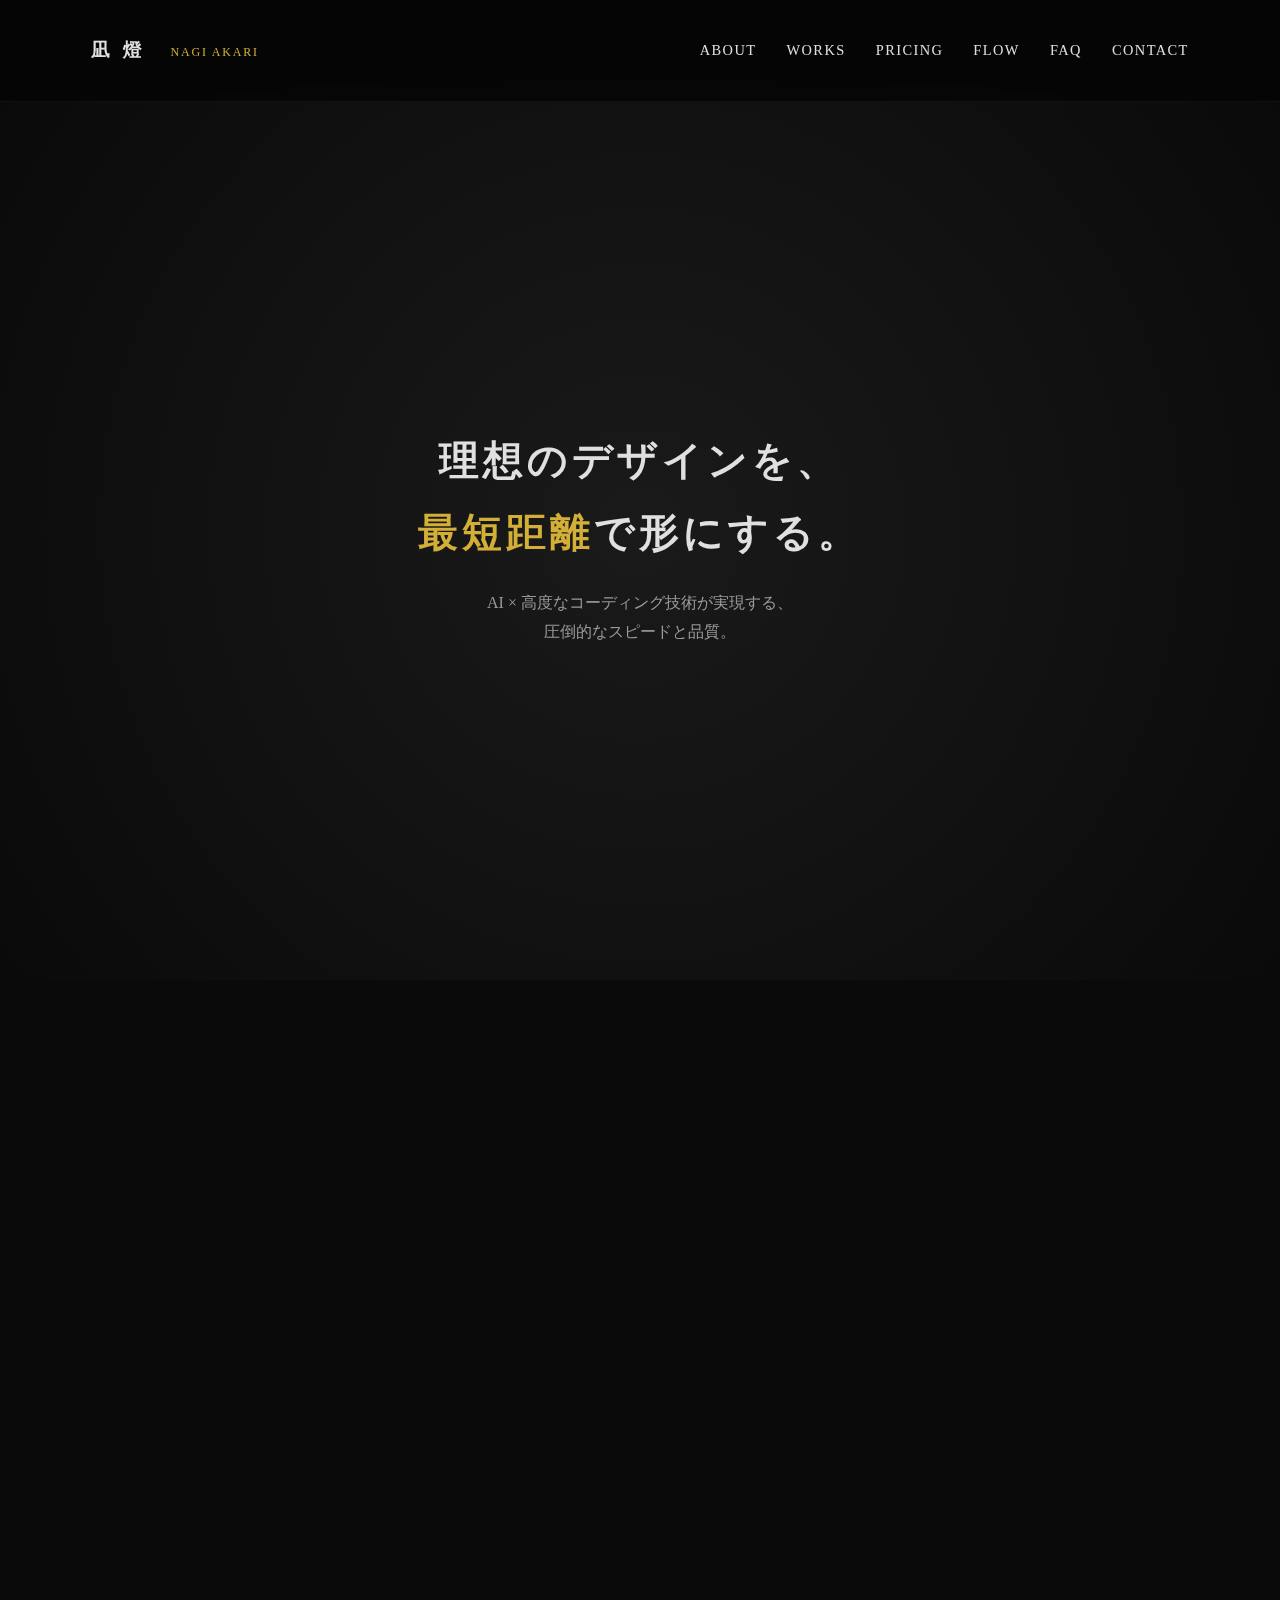
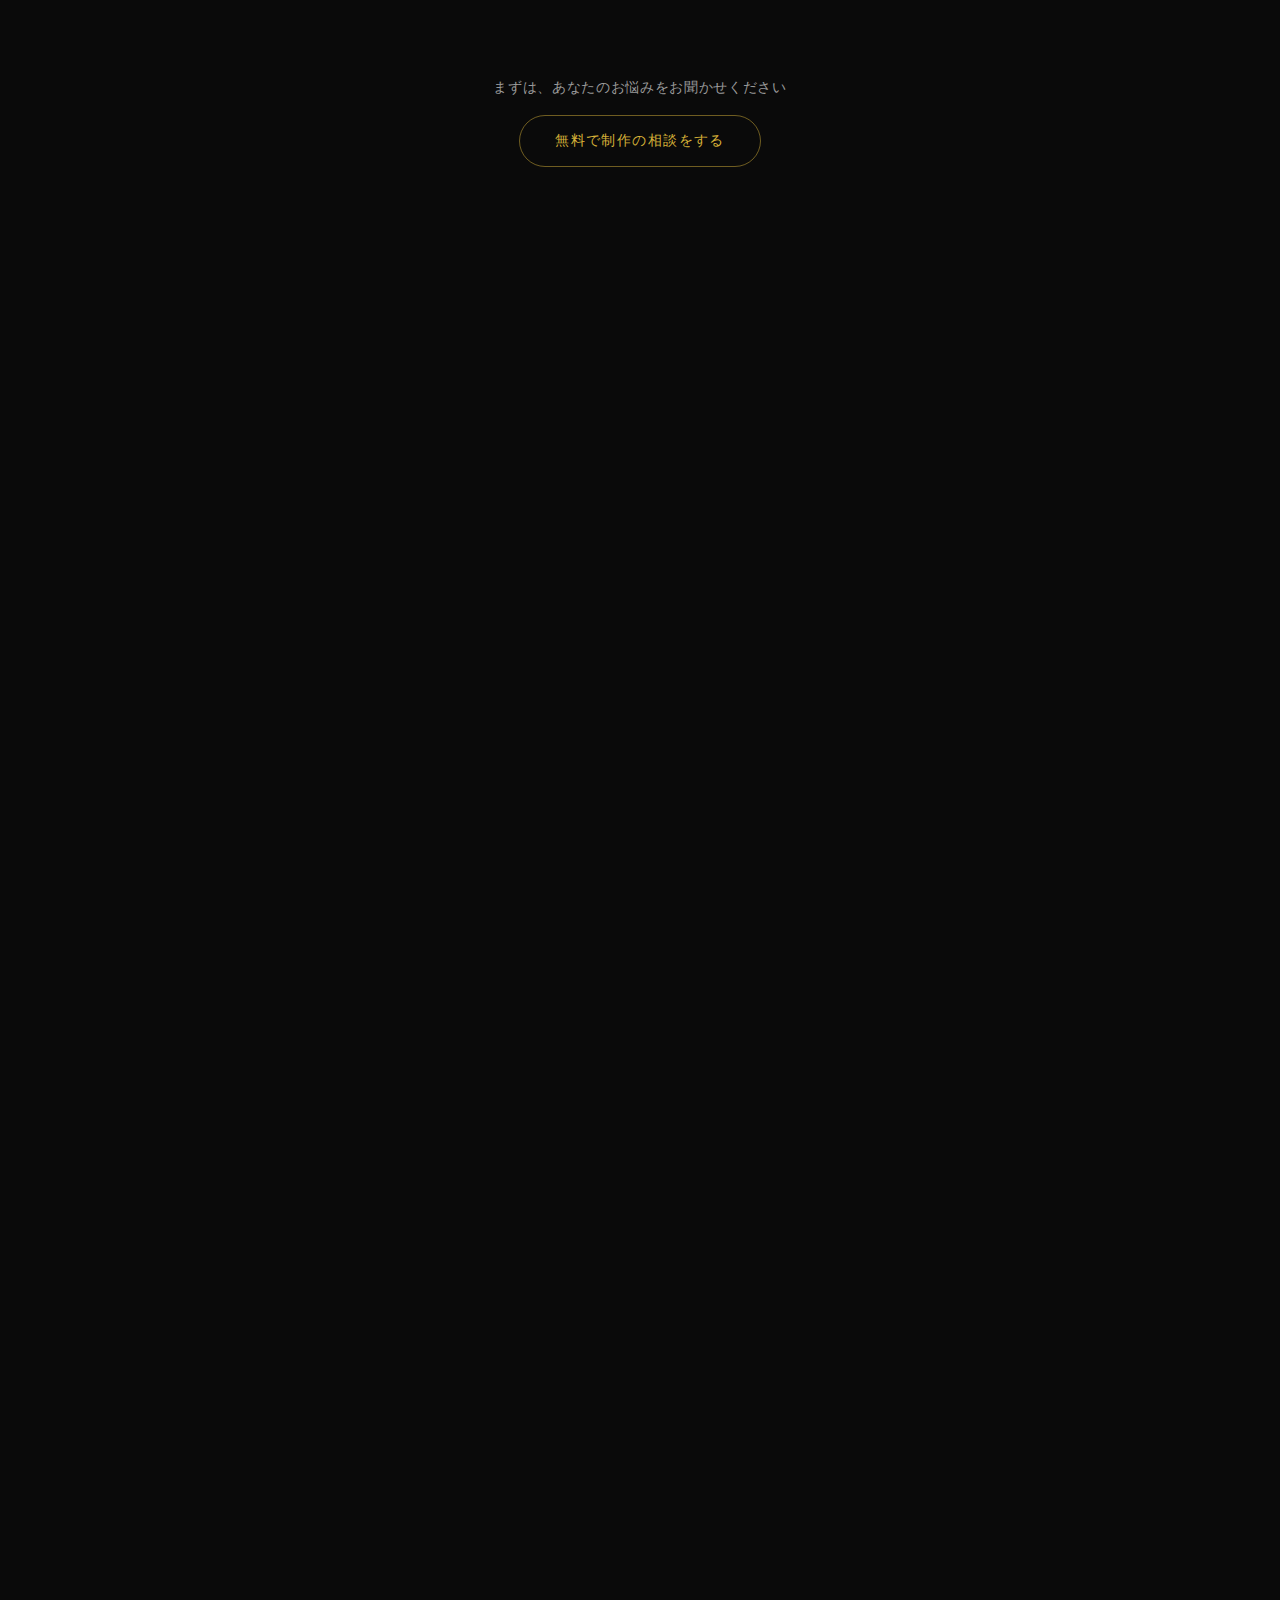
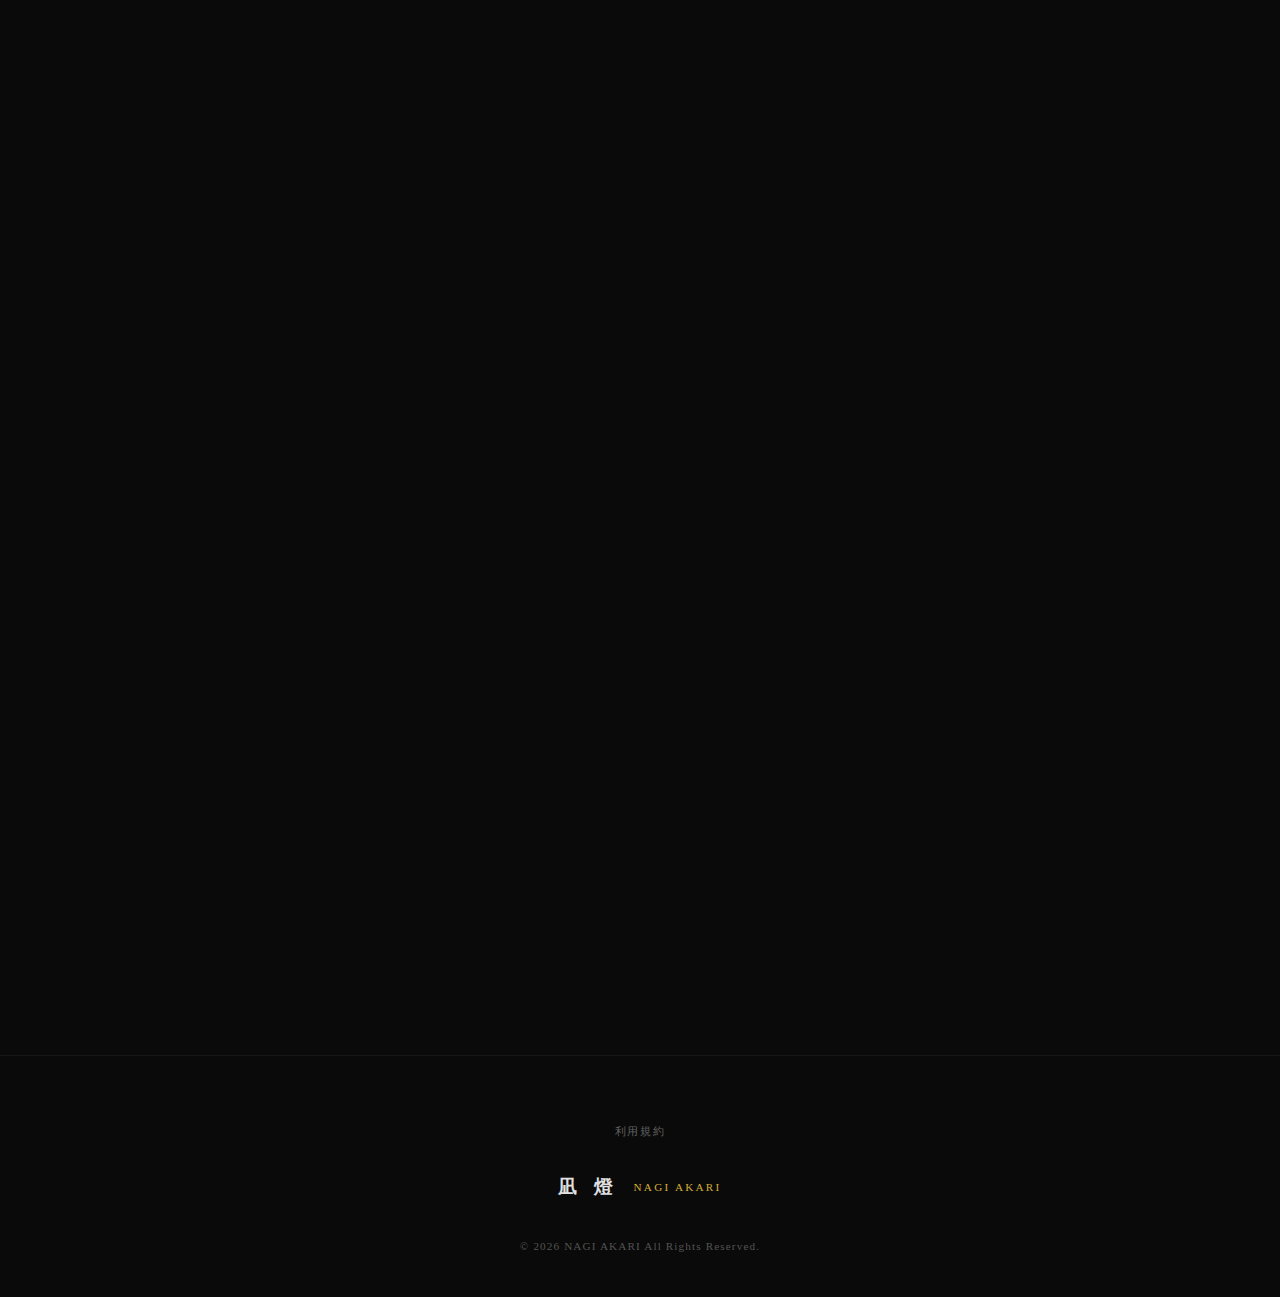
<file: index.html>
<!DOCTYPE html>
<html lang="ja">
<head>
    <meta charset="UTF-8">
    <meta name="viewport" content="width=device-width, initial-scale=1.0">
    <title>Web制作 ｜ 凪 燈 NAGI AKARI</title>
    <link rel="stylesheet" href="https://cdnjs.cloudflare.com/ajax/libs/font-awesome/6.5.1/css/all.min.css">
    <link rel="stylesheet" href="css/style.css">
</head>
<body>

    <header>
    <div class="header-inner container">
        <a href="#" class="logo">
            凪 燈 <span class="en">NAGI AKARI</span>
        </a>
        
        <nav class="navbar">
            <button class="menu-trigger" id="menu-trigger">
                <span></span>
                <span></span>
                <span></span>
            </button>

            <ul class="nav-list" id="nav-list">
                <li><a href="#index-about" class="nav-link">ABOUT</a></li>
                <li><a href="#works" class="nav-link">WORKS</a></li>
                <li><a href="#pricing" class="nav-link">PRICING</a></li>
                <li><a href="#flow" class="nav-link">FLOW</a></li>
                <li><a href="#faq" class="nav-link">FAQ</a></li>
                <li><a href="#contact" class="nav-link">CONTACT</a></li>
            </ul>
        </nav>
    </div>
</header>
    <main>

        
        <section id="hero">
            <div class="hero-content reveal">
                <h1>理想のデザインを、<br><span class="text-gold">最短距離</span>で形にする。</h1>
                <p>AI × 高度なコーディング技術が実現する、<br>圧倒的なスピードと品質。</p>
            </div>
        </section>


        <br>
<section id="index-about" class="reveal">
    <div class="container">
        <div class="index-about-wrapper">
            
            <div class="index-about-left">
                <h2 class="section-title" data-en="ABOUT">私について</h2>
            </div>

            <div class="index-about-right">
                <h3 class="catch-copy">AIは「楽をするため」ではなく、<br>「可能性を広げるため」に使う。</h3>
                
                <p class="short-intro">
                    N高で培った技術の基盤、AIを駆使した独自の制作フロー、そして具体的な活動時間まで。
                    「凪 燈」という作り手のすべてを公開しています。
                </p>

                <a href="about.html" class="btn-more">VIEW DETAILS <span>→</span></a>
            </div>

        </div>
    </div>
</section>
<br>

        <section id="works" class="container">
    <h2 class="section-title reveal" data-en="Works">制作実績</h2>
    <div class="works-grid">
        
        <div class="work-card reveal">
    <a href="sakura.html">
        <div class="work-img">
            <img src="1686A1F6-735E-496C-A783-A8441EE57804.JPEG" alt="さくらGroup">
            <div class="work-overlay"><span>VIEW DETAIL</span></div>
        </div>
    </a>
    <div class="work-content">
        <div class="work-header">
            <h3><a href="sakura.html" style="text-decoration: none; color: inherit;">さくらGroup 様</a></h3>
            <span class="work-date">2025.07 - 09</span>
        </div>

        <div class="work-plan-tag">スタンダードプラン</div>

        <div class="work-specs">
            <div class="spec-row"><span class="spec-label">カテゴリー</span><span class="spec-value">スポーツクラブ</span></div>
            <div class="spec-row"><span class="spec-label">制作範囲</span><span class="spec-value">一貫制作</span></div>
            <div class="spec-row"><span class="spec-label">使用技術</span><span class="spec-value">HTML / CSS / JS / <span class="tech-highlight">Firebase</span></span></div>
            <div class="spec-row"><span class="spec-label">制作期間</span><span class="spec-value highlight-text">5日間</span></div>
        </div>
    </div>
</div>

        <div class="work-card reveal delay-1">
    <a href="men-katsuo.html">
        <div class="work-img">
            <img src="IMG_1464.jpg" alt="麺と向かって鰹">
            <div class="work-overlay"><span>VIEW DETAIL</span></div>
        </div>
    </a>
    <div class="work-content">
        <div class="work-header">
            <h3><a href="men-katsuo.html" style="text-decoration: none; color: inherit;">麺と向かって鰹 様</a></h3>
            <span class="work-date">2025.11</span>
        </div>

        <div class="work-plan-tag">高速LPプラン</div>

        <div class="work-specs">
            <div class="spec-row"><span class="spec-label">カテゴリー</span><span class="spec-value">飲食店</span></div>
            <div class="spec-row"><span class="spec-label">制作範囲</span><span class="spec-value">一貫制作</span></div>
            <div class="spec-row"><span class="spec-label">使用技術</span><span class="spec-value">HTML / CSS / JS</span></div>
            <div class="spec-row"><span class="spec-label">制作期間</span><span class="spec-value highlight-text">2日間</span></div>
        </div>
    </div>
</div>

        <div class="work-card reveal delay-2">
    <a href="puremoist.html">
        <div class="work-img">
            <img src="puremoist.jpg" alt="PURE MOIST SERUM">
            <div class="work-overlay"><span>VIEW DETAIL</span></div>
        </div>
    </a>
    <div class="work-content">
        <div class="work-header">
            <h3><a href="puremoist.html" style="text-decoration: none; color: inherit;">PURE MOIST SERUM</a></h3>
            <span class="work-date">2025.12</span>
        </div>

        <div class="work-plan-tag">高速LPプラン</div>

        <div class="work-specs">
            <div class="spec-row"><span class="spec-label">カテゴリー</span><span class="spec-value">美容商品（LP）</span></div>
            <div class="spec-row"><span class="spec-label">制作範囲</span><span class="spec-value">一貫制作</span></div>
            <div class="spec-row"><span class="spec-label">使用技術</span><span class="spec-value">HTML / CSS / JS</span></div>
            <div class="spec-row"><span class="spec-label">制作期間</span><span class="spec-value highlight-text">1日間</span></div>
        </div>
    </div>
</div>

<div class="work-card reveal delay-1">
    <a href="portfolio.html">
        <div class="work-img">
            <img src="nagiakariNNN.png" alt="凪燈｜ポートフォリオサイト">
            <div class="work-overlay"><span>VIEW DETAIL</span></div>
        </div>
    </a>
    <div class="work-content">
        <div class="work-header">
            <h3>
                <a href="portfolio.html" style="text-decoration: none; color: inherit;">
                    凪燈｜ポートフォリオサイト
                </a>
            </h3>
            <span class="work-date">2025.12</span>
        </div>

        <div class="work-plan-tag">プレミアムプラン</div>

        <div class="work-specs">
            <div class="spec-row"><span class="spec-label">カテゴリー</span><span class="spec-value">ポートフォリオサイト</span></div>
            <div class="spec-row"><span class="spec-label">制作範囲</span><span class="spec-value">一貫制作</span></div>
            <div class="spec-row"><span class="spec-label">使用技術</span><span class="spec-value">HTML / CSS / JavaScript</span></div>
            <div class="spec-row"><span class="spec-label">制作期間</span><span class="spec-value highlight-text">2週間</span></div>
        </div>
    </div>
</div>


        <div class="work-card reveal">
    <a href="nagiakari.html">
        <div class="work-img">
            <img src="MAGIAKARIicon.PNG" alt="凪燈">
            <div class="work-overlay"><span>VIEW DETAIL</span></div>
        </div>
    </a>
    <div class="work-content">
        <div class="work-header">
            <h3><a href="nagiakari.html" style="text-decoration: none; color: inherit;">凪 燈</a></h3>
            <span class="work-date">2025.12</span>
        </div>

        <div class="work-plan-tag">高速LPプラン</div>

        <div class="work-specs">
            <div class="spec-row"><span class="spec-label">カテゴリー</span><span class="spec-value">セルフブランディング</span></div>
            <div class="spec-row"><span class="spec-label">制作範囲</span><span class="spec-value">一貫制作</span></div>
            <div class="spec-row"><span class="spec-label">使用技術</span><span class="spec-value">HTML / CSS / JS</span></div>
            <div class="spec-row"><span class="spec-label">制作期間</span><span class="spec-value highlight-text">2日間</span></div>
        </div>
    </div>
</div>

        <div class="work-card reveal delay-1">
    <a href="neochronos.html">
        <div class="work-img">
            <img src="neoevent.png" alt="NEO-CHRONOS">
            <div class="work-overlay"><span>VIEW DETAIL</span></div>
        </div>
    </a>
    <div class="work-content">
        <div class="work-header">
            <h3><a href="neochronos.html" style="text-decoration: none; color: inherit;">NEO-CHRONOS</a></h3>
            <span class="work-date">2026.01</span>
        </div>

        <div class="work-plan-tag">高速LPプラン</div>

        <div class="work-specs">
            <div class="spec-row"><span class="spec-label">カテゴリー</span><span class="spec-value">イベントLP</span></div>
            <div class="spec-row"><span class="spec-label">制作範囲</span><span class="spec-value">一貫制作</span></div>
            <div class="spec-row"><span class="spec-label">使用技術</span><span class="spec-value">HTML / CSS / <span class="tech-highlight">Canvas JS</span></span></div>
            <div class="spec-row"><span class="spec-label">制作期間</span><span class="spec-value highlight-text">1日間</span></div>
        </div>
    </div>
</div>

        <div class="work-card reveal delay-2">
    <a href="gymsaunanavi.html">
        <div class="work-img">
            <img src="pspoicon.png" alt="GYM & SAUNA NAVI">
            <div class="work-overlay"><span>VIEW DETAIL</span></div>
        </div>
    </a>
    <div class="work-content">
        <div class="work-header">
            <h3><a href="gymsaunanavi.html" style="text-decoration: none; color: inherit;">GYM & SAUNA NAVI</a></h3>
            <span class="work-date">2026.01</span>
        </div>

        <div class="work-plan-tag">高速LPプラン</div>

        <div class="work-specs">
            <div class="spec-row"><span class="spec-label">カテゴリー</span><span class="spec-value">スマホ専用Webアプリ</span></div>
            <div class="spec-row"><span class="spec-label">制作範囲</span><span class="spec-value">一貫制作</span></div>
            <div class="spec-row"><span class="spec-label">使用技術</span><span class="spec-value">HTML / CSS / JS / <span class="tech-highlight">Firebase</span></span></div>
            <div class="spec-row"><span class="spec-label">制作期間</span><span class="spec-value highlight-text">2日間</span></div>
        </div>
    </div>
</div>

    </div>
</section>

        <section id="pricing" class="pricing">
            <div class="container">
                <h2 class="section-title reveal" data-en="Pricing">制作費用</h2>
                <div class="price-grid">
                    <div class="price-card reveal">
                        <div class="price-header">
                            <i class="fa-solid fa-paper-plane plan-icon"></i>
                            <h3>高速LP</h3>
                            <div class="price-selection">
                                <div class="price-row standard">通常 ¥80,000</div>
                                <div class="price-arrow">
                                    <span>実績掲載協力で</span>
                                    <i class="fa-solid fa-chevron-down"></i>
                                </div>
                                <div class="price-value">¥70,000<span>〜</span></div>
                            </div>
                        </div>
                        <div class="plan-strength">即戦力の1枚</div>
                        <ul>
                            <li><i class="fa-solid fa-file"></i> ページ数：1ページ</li>
                            <li><i class="fa-solid fa-clock"></i> 納期：最短5日〜</li>
                            <li><i class="fa-solid fa-rotate-left"></i> 修正：2回まで無料</li>
                        </ul>
                    </div>

                    <div class="price-card popular reveal delay-1">
                        <div class="popular-tag">おすすめ！</div>
                        <div class="price-header">
                            <i class="fa-solid fa-gem plan-icon"></i>
                            <h3>スタンダード</h3>
                            <div class="price-selection">
                                <div class="price-row standard">通常 ¥120,000</div>
                                <div class="price-arrow">
                                    <span>実績掲載協力で</span>
                                    <i class="fa-solid fa-chevron-down"></i>
                                </div>
                                <div class="price-value">¥105,000<span>〜</span></div>
                            </div>
                        </div>
                        <div class="plan-strength">信頼構築の標準構成</div>
                        <ul>
                            <li><i class="fa-solid fa-file-stacked"></i> ページ数：3〜5ページ</li>
                            <li><i class="fa-solid fa-clock"></i> 納期：1〜2週間</li>
                            <li><i class="fa-solid fa-rotate-left"></i> 修正：3回まで無料</li>
                        </ul>
                    </div>

                    <div class="price-card reveal delay-2">
                        <div class="price-header">
                            <i class="fa-solid fa-crown plan-icon"></i>
                            <h3>プレミアム</h3>
                            <div class="price-selection">
                                <div class="price-row standard">通常 ¥160,000</div>
                                <div class="price-arrow">
                                    <span>実績掲載協力で</span>
                                    <i class="fa-solid fa-chevron-down"></i>
                                </div>
                                <div class="price-value">¥140,000<span>〜</span></div>
                            </div>
                        </div>
                        <div class="plan-strength">唯一無二のブランド体験</div>
                        <ul>
                            <li><i class="fa-solid fa-infinity"></i> ページ数：6ページ〜</li>
                            <li><i class="fa-solid fa-clock"></i> 納期：3週間〜</li>
                            <li><i class="fa-solid fa-rotate-left"></i> 修正：5回まで無料</li>
                        </ul>
                    </div>
                </div>

                <div class="pricing-notes reveal">
                    <ul>
                        <li>※ 納期は現在の受注状況や、原稿・素材のご提供時期により前後する場合がございます。</li>
                        <li>※ 表示価格はすべて税込価格です。</li>
                        <li>※ サーバー代、ドメイン代などの維持費（実費）は別途お客様負担となります。</li>
                        <li>※ 実績掲載割引は、制作物を当ポートフォリオやSNSにて公開許可をいただける方に限ります。</li>
                    </ul>
                </div>

                <div class="options-container">
                    <div class="option-block reveal">
                        <h3><i class="fa-solid fa-plus-circle"></i> OPTIONS</h3>
                        <div class="option-grid">
                            <div class="opt-item"><span>追加ページ</span><span>+¥10,000〜/1ページ</span></div>
                            <div class="opt-item"><span>デザインの複雑化（アニメ等）</span><span>＋¥8,000〜¥12,000</span></div>
                            <div class="opt-item"><span>Firebase等システム実装</span><span>+¥30,000〜</span></div>
                            <div class="opt-item"><span>お急ぎ納品</span><span>制作費の+20%〜30%（要相談）</span></div>
                            <div class="opt-item"><span>サーバー・ドメイン開設サポート</span><span>+¥10,000</span></div>
                            <div class="opt-item"><span>写真追加</span><span>+¥500/枚</span></div>
                            <div class="opt-item"><span>修正</span><span>+¥2,000〜 / 1箇所</span></div>
                            <div class="opt-item"><span>デザインの大幅な変更</span><span>¥10,000〜（内容によりお見積もり）</span></div>
                        </div>
                        <p class="opt-note">※写真は5枚まで、デザインの修正は各プラン規定回数無料です。<br>
                        ※構成確定後の大幅なデザイン変更（作り直し等）は、別途費用をいただく場合がございます。</p>
                    </div>

                    <br>
                    
                    <div class="option-block support-section reveal delay-1">
    <h3><i class="fa-solid fa-handshake-angle"></i> AFTER SUPPORT</h3>
    <div class="support-list">
        <div class="support-row">
    <div class="support-header">
        <span class="support-name">🔧 単発スポット修正</span>
        <span class="support-cost">¥2,000〜<span> / 1箇所</span></span>
    </div>
    <p class="support-desc">
        テキスト修正 / 画像の差し替え / リンク・表記ミス修正 / 軽微なレイアウト調整<br>
        <small>👉 必要なときだけ、ピンポイントで依頼したい方向け</small>
    </p>
</div>

<div class="support-row featured">
    <div class="support-header">
        <span class="support-name">🌱 ちょこっと運用サポート</span>
        <div class="support-cost-group">
            <span class="support-cost">月額 ¥3,000<span>〜</span></span>
            <span class="annual-pass">年払い：¥33,000<span> / 年 (1ヶ月分お得)</span></span>
        </div>
    </div>
    <p class="support-desc">
        月数回の軽微な更新対応 / 操作・更新方法のご相談<br>
        <small>👉 長期的なパートナーとして、コストを抑えて利用したい方向け</small>
    </p>
</div>

<div class="support-row">
    <div class="support-header">
        <span class="support-name">🛠 運用保守スタンダード</span>
        <div class="support-cost-group">
            <span class="support-cost">月額 ¥7,000<span>〜</span></span>
            <span class="annual-pass">年払い：¥77,000<span> / 年 (1ヶ月分お得)</span></span>
        </div>
    </div>
    <p class="support-desc">
        定期更新・サーバー管理込 / トラブル対応 / 改善提案<br>
        <small>👉 サイト運営のすべてを、最も効率的に任せたい方向け</small>
    </p>
</div>
    </div>
    <p class="opt-note">※納品後の操作方法や、軽微な修正に関するご相談を承ります。</p>
    <div class="pricing-notes reveal">
    <ul>
        <li>※ 表示価格はすべて月額料金・税込価格です。</li>
        <li>※ サポート内容の詳細はプランごとに異なります。</li>
        <li>※ 運用保守スタンダードはサーバー・ドメイン維持費込みの料金です（単発・ちょこっとプランは別途実費負担となります）。</li>
        <li>※ プランの変更・解約は、お申し出の翌月より適用されます。</li>
        <li>※ 年払いプランは「11ヶ月分の料金」で1年間ご利用いただけるお得なプランです。</li>
        <li>※ 年契約プランは一括でのお支払いとなります。期間途中の解約による返金は致しかねますのでご了承ください。</li>
    </ul>
</div>

</div>

<div class="pricing-cta-container">
    <p>まずは、あなたのお悩みをお聞かせください</p>
    <a href="#contact" class="btn-sub-gold">無料で制作の相談をする</a>
</div>
            </div>
        </section>

        <section id="flow" class="container">
            <h2 class="section-title reveal" data-en="FLOW">制作の流れ
            </h2>
            <div class="flow-container">
                <div class="flow-step reveal">
                    <span class="num">01</span>
                    <h4>ヒアリング</h4>
                    <p>理想のイメージや目的を丁寧に伺います。この時点で最短のスケジュールをご提案します。</p>
                </div>
                <div class="flow-step reveal delay-1">
                    <span class="num">02</span>
                    <h4>デザイン確定</h4>
                    <p>コンセプトに基づいた「凪 燈」基準の美しいデザイン案を作成し、ご確認いただきます。</p>
                </div>
                <div class="flow-step reveal delay-2">
                    <span class="num">03</span>
                    <h4>実装</h4>
                    <p>最新のAI技術とVS Codeでの精密なコーディングを組み合わせ、爆速かつ高品質に組み上げます。</p>
                </div>
                <div class="flow-step reveal delay-3">
                    <span class="num">04</span>
                    <h4>納品・運用</h4>
                    <p>最終チェックを経て公開。納品後のサポートもお任せください。</p>
                </div>
            </div>
        </section>

        <section id="faq" class="faq-section">
    <div class="container">
        <h2 class="section-title reveal" data-en="FAQ">よくある質問</h2>
        
        <div class="faq-container">
            
            <div class="faq-item reveal">
                <button class="faq-question"><span>Q1. 相談や見積もりだけでも依頼できますか？</span><span class="faq-icon"></span></button>
                <div class="faq-answer"><p>はい、無料で対応しています。正式な契約・着手は、内容確定とお支払い後となります。</p></div>
            </div>

            <div class="faq-item reveal">
                <button class="faq-question"><span>Q2. 修正はどこまで無料ですか？</span><span class="faq-icon"></span></button>
                <div class="faq-answer"><p>各プラン規定の範囲内であれば無料です。大幅なデザイン変更や、規定回数を超える修正は別途お見積りとなります。</p></div>
            </div>

            <div class="faq-item reveal">
                <button class="faq-question"><span>Q3. 納期は必ず守られますか？</span><span class="faq-icon"></span></button>
                <div class="faq-answer"><p>原則として合意した納期を目標としますが、素材提供やご確認が遅れた場合、納期を延長させていただくことがございます。</p></div>
            </div>

            <div class="faq-item reveal">
                <button class="faq-question"><span>Q4. サポートプランはいつでも解約できますか？</span><span class="faq-icon"></span></button>
                <div class="faq-answer"><p>月額プランは解約希望月の前月15日までの通知で解約可能です。年契約プランは期間中の返金ができかねますのでご了承ください。</p></div>
            </div>

            <div class="faq-item reveal">
                <button class="faq-question"><span>Q5. サーバー代やドメイン代は誰が負担しますか？</span><span class="faq-icon"></span></button>
                <div class="faq-answer"><p>管理費込みのプラン以外は、原則クライアント負担となります。取得方法等のサポートは可能ですのでご安心ください。</p></div>
            </div>

            <div class="faq-item reveal">
                <button class="faq-question"><span>Q6. 制作したサイトは実績として公開されますか？</span><span class="faq-icon"></span></button>
                <div class="faq-answer"><p>はい、ポートフォリオ等に掲載させていただく場合がございます。実績掲載割引を適用した場合は掲載が必須となります。</p></div>
            </div>

            <div class="faq-item reveal">
                <button class="faq-question"><span>Q7. その他の詳細なルールはどうなっていますか？</span><span class="faq-icon"></span></button>
                <div class="faq-answer"><p>音信不通時の対応や免責事項等、詳細は<a href="terms.html" style="color:var(--main-gold); text-decoration:underline;">利用規約</a>に準じます。ご依頼前に必ずご一読をお願いいたします。</p></div>
            </div>

        </div>
    </div>
</section>

        <br>

        <section id="contact" class="contact-section">
    <div class="container">
        <h2 class="section-title reveal" data-en="CONTACT">お問い合わせ</h2>

        <div class="contact-container">
            <div class="contact-message reveal">
                <h3>あなたの想いをカタチにします。</h3>
                <p>制作のご依頼はもちろん、費用感の確認や「こんなことはできる？」といった小さな疑問まで。どうぞお気軽にご相談ください。24時間以内に折り返しご連絡いたします。</p>
            </div>

            <div class="contact-terms-notice reveal">
                <p>お問い合わせの際は<a href="terms.html">利用規約</a>をご確認ください。<br class="sp-only">ご連絡をいただいた時点で、規約内容に同意したものとみなします。</p>
            </div>

            <div class="contact-methods">
                <a href="https://dohiwebc.github.io/hearing/hearing.html" class="contact-card hearing reveal">
                    <div class="contact-icon"><i class="fa-solid fa-file-signature"></i></div>
                    <div class="contact-info">
                        <h4>制作ヒアリングシート</h4>
                        <p>具体的なご相談・お見積りはこちら</p>
                    </div>
                    <i class="fa-solid fa-chevron-right arrow"></i>
                </a>

                <a href="https://line.me/R/ti/p/@284zlddb" class="contact-card line reveal delay-1">
                    <div class="contact-icon"><i class="fa-brands fa-line"></i></div>
                    <div class="contact-info">
                        <h4>LINEで相談する</h4>
                        <p>一番早くお返事可能です</p>
                    </div>
                    <i class="fa-solid fa-chevron-right arrow"></i>
                </a>

                <a href="mailto:dohi.webc@gmail.com" class="contact-card email reveal delay-2">
                    <div class="contact-icon"><i class="fa-regular fa-envelope"></i></div>
                    <div class="contact-info">
                        <h4>メールで相談する</h4>
                        <p>24時間受付中</p>
                    </div>
                    <i class="fa-solid fa-chevron-right arrow"></i>
                </a>
            </div>
        </div>
    </div>
</section>
    </main>
    <br>
    <footer class="footer">
<div class="legal-links">
<a href="terms.html">利用規約</a>

</div>


    <div class="container">
        <a href="#" class="footer-logo">
            凪 燈 <span class="en">NAGI AKARI</span>
        </a>
        <p class="copyright">&copy; 2026 NAGI AKARI All Rights Reserved.</p>
    </div>
</footer>

    <script src="js/script.js"></script>
</body>
</html>
</file>
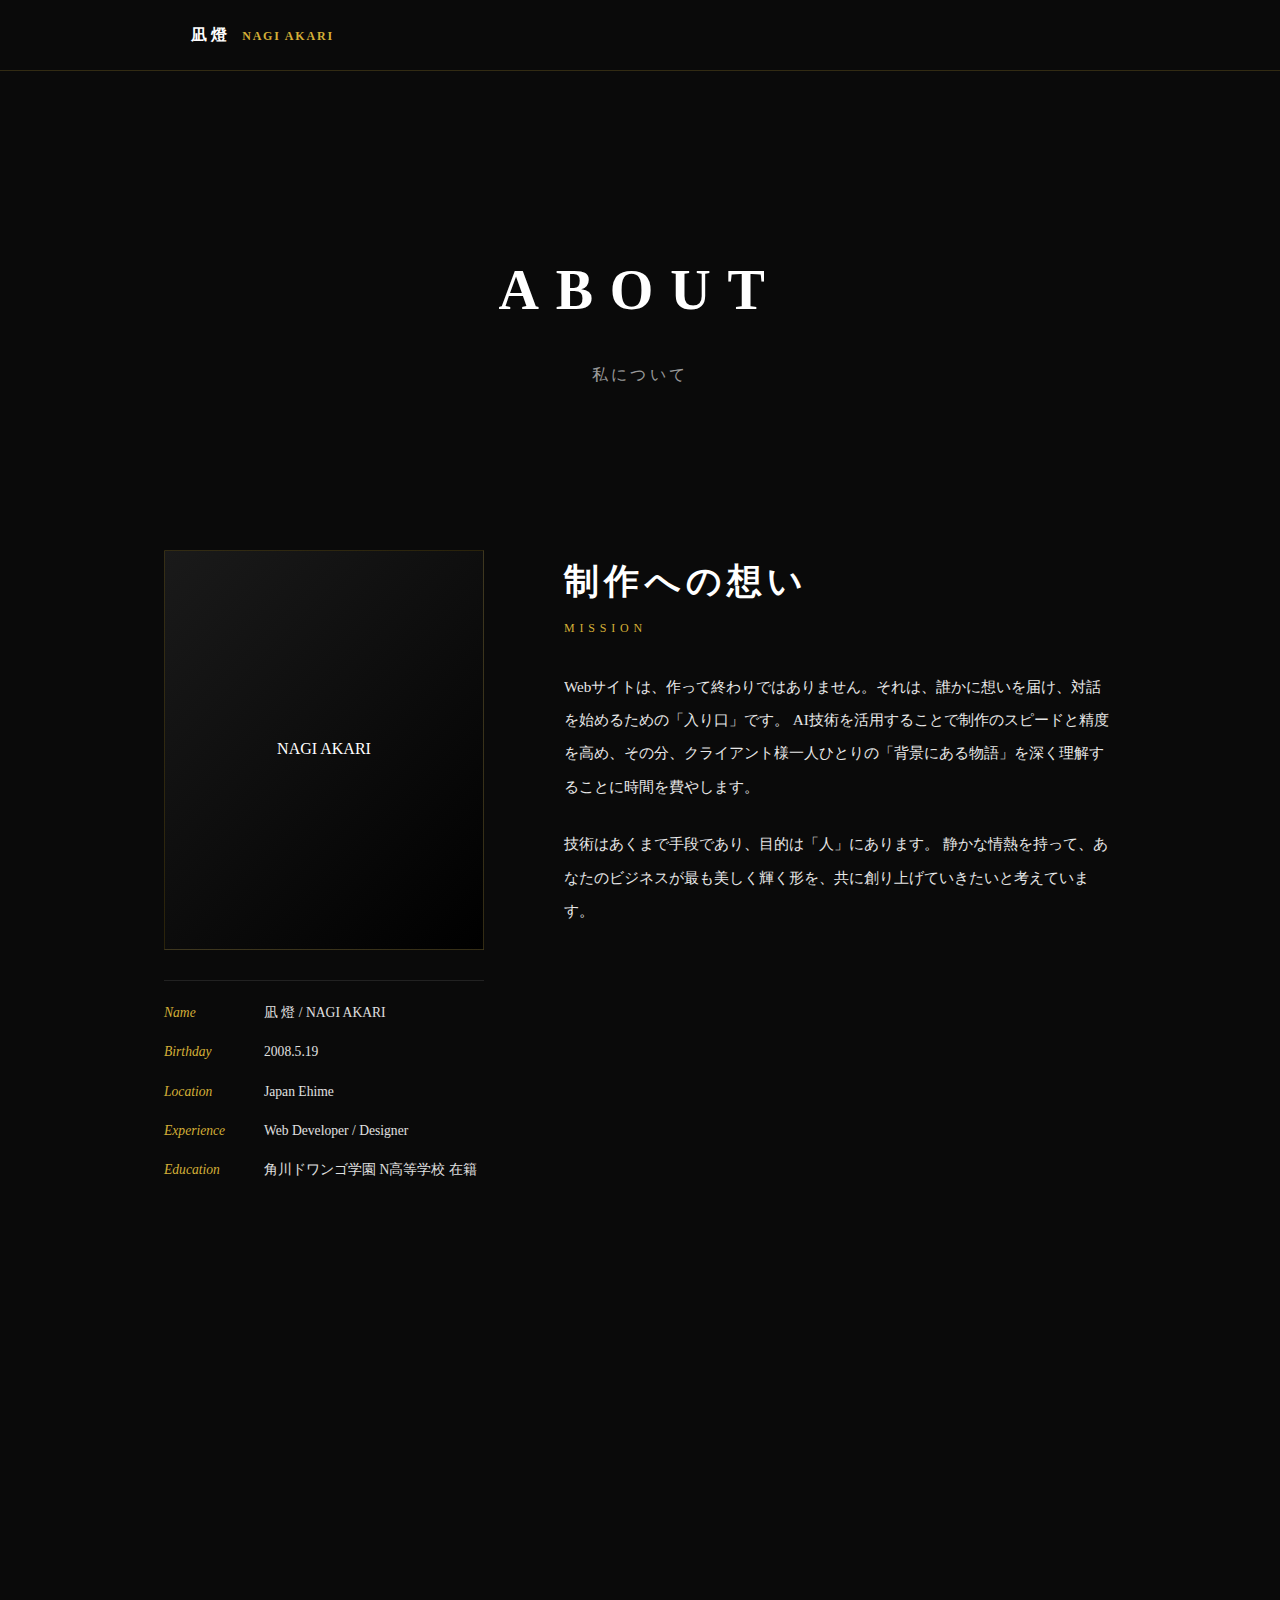
<file: about.html>
<!DOCTYPE html>
<html lang="ja">
<head>
    <meta charset="UTF-8">
    <meta name="viewport" content="width=device-width, initial-scale=1.0">
    <title>ABOUT | 凪 燈 NAGI AKARI</title>
    <link rel="stylesheet" href="css/about.css">
</head>
<body>
<header>
    <div class="header-inner container">
        <a href="index.html" class="logo">
            凪 燈 <span class="en">NAGI AKARI</span>
        </a>
    </div>
</header>
    <main class="about-page">
        <section class="about-hero">
            <div class="container">
                <h1 class="reveal">ABOUT</h1>
                <p class="reveal delay-1">私について</p>
            </div>
        </section>

        <section class="about-profile">
            <div class="container">
                <div class="profile-grid">
                    <div class="profile-left reveal">
                        <div class="image-placeholder">
                            <span class="placeholder-text">NAGI AKARI</span>
                        </div>
                        <div class="personal-info">
                            <dl>
                                <dt>Name</dt>
                                <dd>凪 燈 / NAGI AKARI</dd>
                                <dt>Birthday</dt>
                                <dd>2008.5.19</dd>
                                <dt>Location</dt>
                                <dd>Japan Ehime</dd>
                                <dt>Experience</dt>
                                <dd>Web Developer / Designer</dd>
                                <dt>Education</dt>
                                <dd>角川ドワンゴ学園 N高等学校 在籍</dd>
                            </dl>
                        </div>
                    </div>

                    <div class="profile-right reveal delay-1">
                        <h2 class="mission-title">制作への想い</h2>
                        <span class="label">MISSION</span>
                        <div class="mission-text">
                            <p>
                                Webサイトは、作って終わりではありません。それは、誰かに想いを届け、対話を始めるための「入り口」です。
                                AI技術を活用することで制作のスピードと精度を高め、その分、クライアント様一人ひとりの「背景にある物語」を深く理解することに時間を費やします。
                            </p>
                            <p>
                                技術はあくまで手段であり、目的は「人」にあります。
                                静かな情熱を持って、あなたのビジネスが最も美しく輝く形を、共に創り上げていきたいと考えています。
                            </p>
                        </div>
                    </div>
                </div>
            </div>
        </section>

        <section class="about-activity reveal">
            <div class="container">
                <h2 class="section-title" data-en="SCHEDULE">活動時間</h2>
                <div class="activity-layout">
                    <div class="activity-days">
                        <div class="day-item">
                            <span class="day-label">月・火・木・金</span>
                            <span class="day-status">Active</span>
                        </div>
                        <div class="day-item">
                            <span class="day-label">水</span>
                            <span class="day-status status-sub">Half-Day</span>
                        </div>
                        <div class="day-item">
                            <span class="day-label">土・日・祝</span>
                            <span class="day-status status-off">Closed</span>
                        </div>
                        <p class="day-notes">水曜午後は調整日のため、ご連絡への回答が翌日になる場合があります。</p>
                    </div>

                    <div class="activity-times">
                        <div class="time-row">
                            <div class="time-range">10:00 - 12:00</div>
                            <div class="time-info">
                                <strong>Response & Review</strong>
                                <p>前夜や早朝にいただいたご連絡への回答、および進捗の共有を行います。</p>
                            </div>
                        </div>
                        <div class="time-row highlighted">
                            <div class="time-range">12:00 - 18:00</div>
                            <div class="time-info">
                                <strong>Core Work</strong>
                                <p>デスクでの集中実装時間です。この時間帯が最も迅速に作業が進行します。</p>
                            </div>
                        </div>
                        <div class="time-row">
                            <div class="time-range">18:00 - 22:00</div>
                            <div class="time-info">
                                <strong>Contact Only</strong>
                                <p>PCを離れている場合がありますが、メッセージの確認と簡易的な返答は可能です。</p>
                            </div>
                        </div>
                    </div>
                </div>
            </div>
        </section>

        <section class="about-history reveal">
            <div class="container">
                <h2 class="section-title" data-en="HISTORY">歩み</h2>
                <div class="history-timeline">
                    <div class="history-item">
                        <div class="history-marker"></div>
                        <div class="history-header">
                            <span class="history-period">ルーツ</span>
                            <h4>HTML/CSSとの出会い</h4>
                        </div>
                        <p class="history-desc">
                            きっかけは、角川ドワンゴ学園 N高等学校の課外授業でした。そこで触れたマークアップ言語の世界に、自分の書いたコードが即座に形になる面白さを発見。ネットコースの特性を活かし、学業と並行してWebサイトを構成する仕組みそのものに深くのめり込んでいきました。
                        </p>
                    </div>

                    <div class="history-item">
                        <div class="history-marker"></div>
                        <div class="history-header">
                            <span class="history-period">転機</span>
                            <h4>AIによる制作プロセスの拡張</h4>
                        </div>
                        <p class="history-desc">
                            制作を続ける中で、AI技術をいち早くワークフローに取り入れました。それは単に「楽をするため」の道具ではなく、人間の思考だけでは辿り着けない新たな選択肢を提示してくれるパートナーだと考えています。AIにできることはAIに任せ、自分は「より良い選択」に集中する。そのスタイルが、現在の制作の基盤となっています。
                        </p>
                    </div>
                </div>
            </div>
        </section>

        <section class="about-skills">
            <div class="container">
                <h2 class="section-title reveal" data-en="SKILL SET">技術習熟度</h2>
                <p class="section-lead reveal">純粋なコーディング技術から最新のAI活用技術まで、実践で培ったスキルレベルを提示します。</p>

                <div class="skill-gauge-grid">
                    <div class="skill-item-detailed reveal skill-animated" data-level="75">
                        <div class="skill-header">
                            <h4>HTML5 & CSS3</h4>
                            <span class="skill-level-text">75%</span>
                        </div>
                        <p class="skill-description-text">セマンティックなマークアップと、すべてのデバイスに対応する洗練されたレスポンシブデザインを実装できます。</p>
                        <div class="progress-bar-container"><div class="progress-bar-fill"></div></div>
                    </div>

                    <div class="skill-item-detailed reveal skill-animated" data-level="60">
                        <div class="skill-header">
                            <h4>JavaScript</h4>
                            <span class="skill-level-text">60%</span>
                        </div>
                        <p class="skill-description-text">動きのあるインタラクティブな機能を追加できます。</p>
                        <div class="progress-bar-container"><div class="progress-bar-fill"></div></div>
                    </div>

                    <div class="skill-item-detailed reveal skill-animated" data-level="45">
                        <div class="skill-header">
                            <h4>Firebase</h4>
                            <span class="skill-level-text">45%</span>
                        </div>
                        <p class="skill-description-text">認証機能や簡単なデータベースの導入を通じて、静的サイトに動的な機能を追加できます。</p>
                        <div class="progress-bar-container"><div class="progress-bar-fill"></div></div>
                    </div>

                    <div class="skill-item-detailed reveal skill-animated" data-level="90">
                        <div class="skill-header">
                            <h4>AI活用</h4>
                            <span class="skill-level-text">90%</span>
                        </div>
                        <p class="skill-description-text">デザイン提案、コード生成、未経験技術のキャッチアップを高速化できます。</p>
                        <div class="progress-bar-container"><div class="progress-bar-fill"></div></div>
                    </div>
                </div>

                <div class="tools-section reveal">
                    <h3 class="tools-title">主要使用ツール</h3>
                    <div class="tool-icons">
                        <div class="tool-item"><div class="tool-icon-box">💻</div><span>VS Code</span></div>
                        <div class="tool-item"><div class="tool-icon-box">🎨</div><span>Canva</span></div>
                        <div class="tool-item"><div class="tool-icon-box" style="border-color: rgba(255, 192, 203, 0.4);">P/I</div><span>Ps / Ai</span></div>
                        <div class="tool-item"><div class="tool-icon-box" style="border-color: rgba(255, 202, 40, 0.4);">🔥</div><span>Firebase</span></div>
                        <div class="tool-item"><div class="tool-icon-box" style="border-color: rgba(165, 214, 167, 0.4);">🤖</div><span>Gemini</span></div>
                    </div>
                </div>
            </div>
        </section>

        <div class="page-footer-nav reveal">
            <a href="index.html" class="back-link">← TOPページへ戻る</a>
        </div>
    </main>

    <script>
        document.addEventListener('DOMContentLoaded', function() {
            const observer = new IntersectionObserver((entries) => {
                entries.forEach(entry => {
                    if (entry.isIntersecting) {
                        entry.target.classList.add('is-visible');
                        if (entry.target.classList.contains('skill-animated')) {
                            const level = entry.target.getAttribute('data-level');
                            const fill = entry.target.querySelector('.progress-bar-fill');
                            if (fill) fill.style.width = level + '%';
                        }
                    }
                });
            }, { threshold: 0.1 });
            document.querySelectorAll('.reveal').forEach(el => observer.observe(el));
        });
    </script>

</body>
</html>
</file>
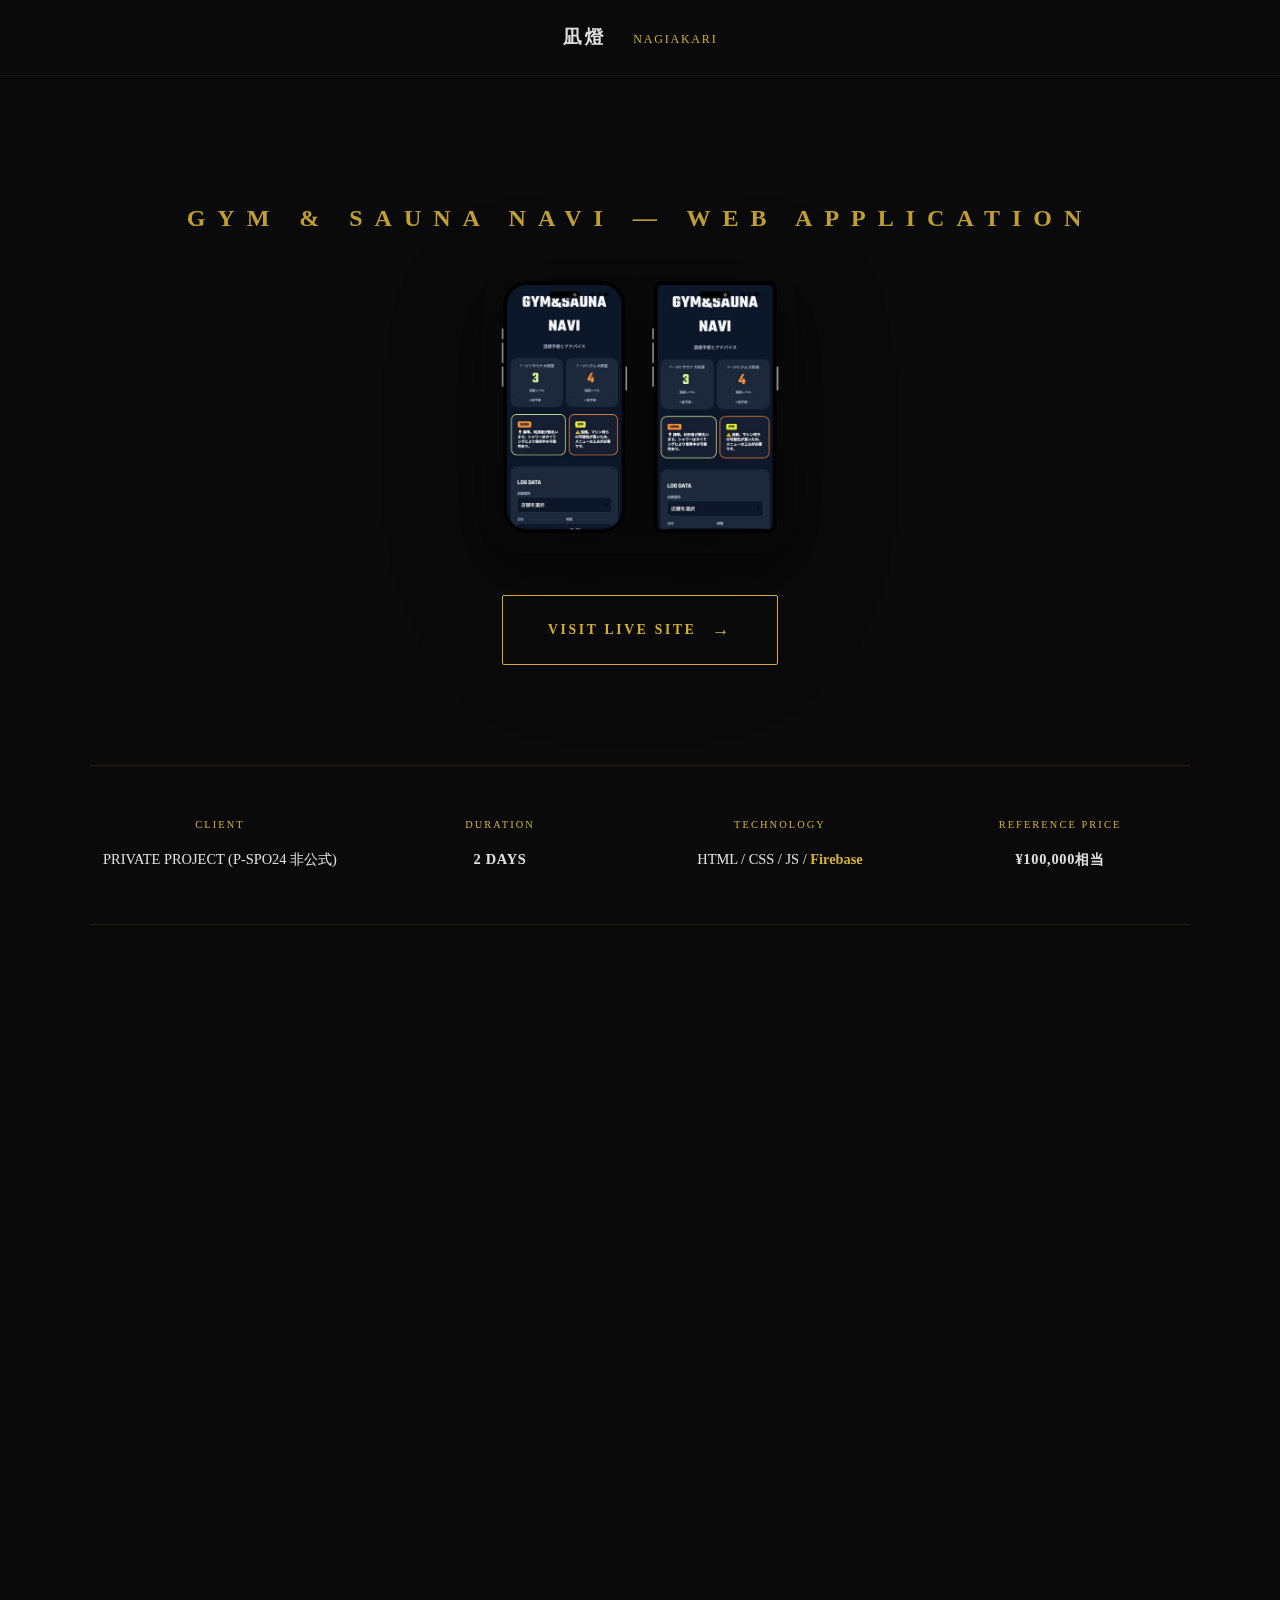
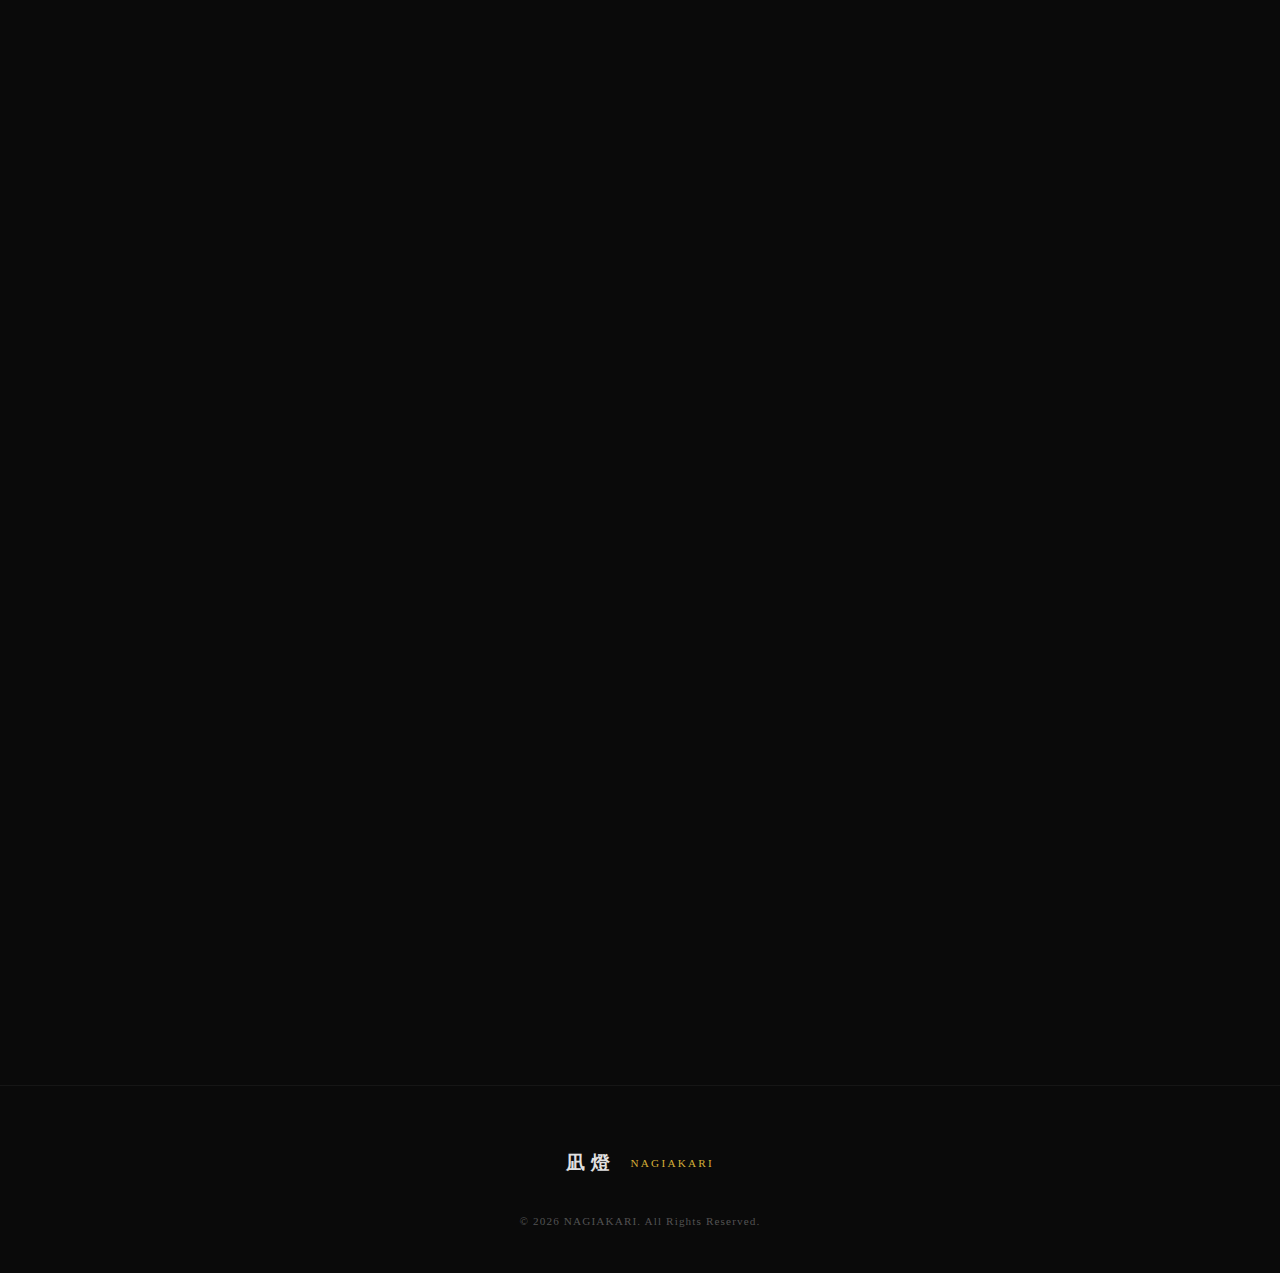
<file: gymsaunanavi.html>
<!DOCTYPE html>
<html lang="ja">
<head>
    <meta charset="UTF-8">
    <meta name="viewport" content="width=device-width, initial-scale=1.0">
    <title>GYM & SAUNA NAVI 制作実績 | 凪燈</title>
    <link rel="stylesheet" href="css/style.css">
    <link rel="stylesheet" href="css/works.css">
</head>
<body id="top"> 
    <header>
        <div class="header-inner">
            <a href="index.html" class="logo">
                凪燈 <span class="en">NAGIAKARI</span>
            </a>
        </div>
    </header>

    <main class="container detail-container">
        <section class="detail-hero reveal">
            <div class="hero-text-area">
                <h1 class="section-title" data-en="APP TOOL">GYM & SAUNA NAVI</h1>
                <p class="hero-sub-tag">
                    GYM & SAUNA NAVI — WEB APPLICATION
                </p>
            </div>

            <div class="mockup-display">
                <img src="gymsaunanavimockup.png" alt="GYM & SAUNA NAVI 制作実績" class="mockup-full" style="max-width: 300px; margin: 0 auto; display: block; border-radius: 40px; box-shadow: 0 20px 40px rgba(0,0,0,0.3);">
                
                <div class="mockup-link-area">
                    <a href="https://dohiwebc.github.io/GYM-SAUNA-NAVI/" target="_blank" class="btn-visit-site">
                        VISIT LIVE SITE
                        <span class="btn-arrow">→</span>
                    </a>
                </div>
            </div>
        </section>

        <section class="detail-info reveal">
            <div class="info-grid">
                <div class="info-item">
                    <span class="label">CLIENT</span>
                    <span class="value">PRIVATE PROJECT (P-SPO24 非公式)</span>
                </div>
                <div class="info-item">
                    <span class="label">DURATION</span>
                    <span class="value highlight-text">2 DAYS</span>
                </div>
                <div class="info-item">
                    <span class="label">TECHNOLOGY</span>
                    <span class="value">HTML / CSS / JS / <span class="tech-highlight">Firebase</span></span>
                </div>
                <div class="info-item">
                    <span class="label">REFERENCE PRICE</span>
                    <span class="value highlight-text">¥100,000相当</span>
                </div>
            </div>
        </section>

        <section class="detail-content">
            <div class="content-block reveal">
                <h2 class="content-sub-title">PROJECT OVERVIEW</h2>
                <p>
                    ジムとサウナの利用者向けに特化した、スマートフォン専用のナビゲーションツール。
                    「ブラウザで開く」という手間を省き、スマホのホーム画面に追加することで、ネイティブアプリのような感覚で素早く情報にアクセスできる体験を目指して制作しました。
                    ユーザーが外出先で片手で操作することを前提とした、直感的でミスタップの少ないUI設計を行っています。
                </p>
            </div>

            <div class="content-block reveal">
                <h2 class="content-sub-title">DEVELOPMENT</h2>
                <p>
                    バックエンドにはFirebaseを採用し、リアルタイムでのデータ取得や効率的な情報管理を実現。
                    スマホアプリに近い挙動をWeb技術だけで再現するため、レスポンシブ対応を極限まで追求し、ホーム画面アイコン（Web Clip）の設定も最適化しています。
                    2日間という短期間で、データベース連携からスマホ特化型のフロントエンド実装までを一貫して行い、実用性の高いツールとして仕上げました。
                </p>
            </div>
        </section>

        <section class="testimonial-section reveal">
            <h2 class="content-sub-title">USER EXPERIENCE</h2>
            <div class="client-testimonial">
                <div class="quote-icon">“</div>
                <p class="testimonial-text">
                    ブラウザのブックマークから探す手間がなくなり、ホーム画面から一瞬で開けるのが非常に便利です。
                    デザインもアプリそのもので、Webサイトであることを忘れるほどスムーズな操作感。
                    現場で本当に必要とされる機能を、最適な形で形にしていただきました。
                </p>
                <div class="testimonial-footer">
                    <span class="client-name">利用者モニターの声</span>
                </div>
            </div>
        </section>

        <div class="detail-back-btn reveal">
            <a href="index.html#works" class="btn-sub-gold">BACK TO WORKS</a>
        </div>
    </main>

    <footer class="footer">
        <a href="index.html" class="footer-logo">
            凪燈 <span class="en">NAGIAKARI</span>
        </a>
        <p class="copyright">&copy; 2026 NAGIAKARI. All Rights Reserved.</p>
    </footer>

    <script>
        const observer = new IntersectionObserver((entries) => {
            entries.forEach(entry => {
                if (entry.isIntersecting) {
                    entry.target.classList.add('is-visible');
                }
            });
        }, { threshold: 0.1 });
        document.querySelectorAll('.reveal').forEach(el => observer.observe(el));
    </script>
</body>
</html>
</file>
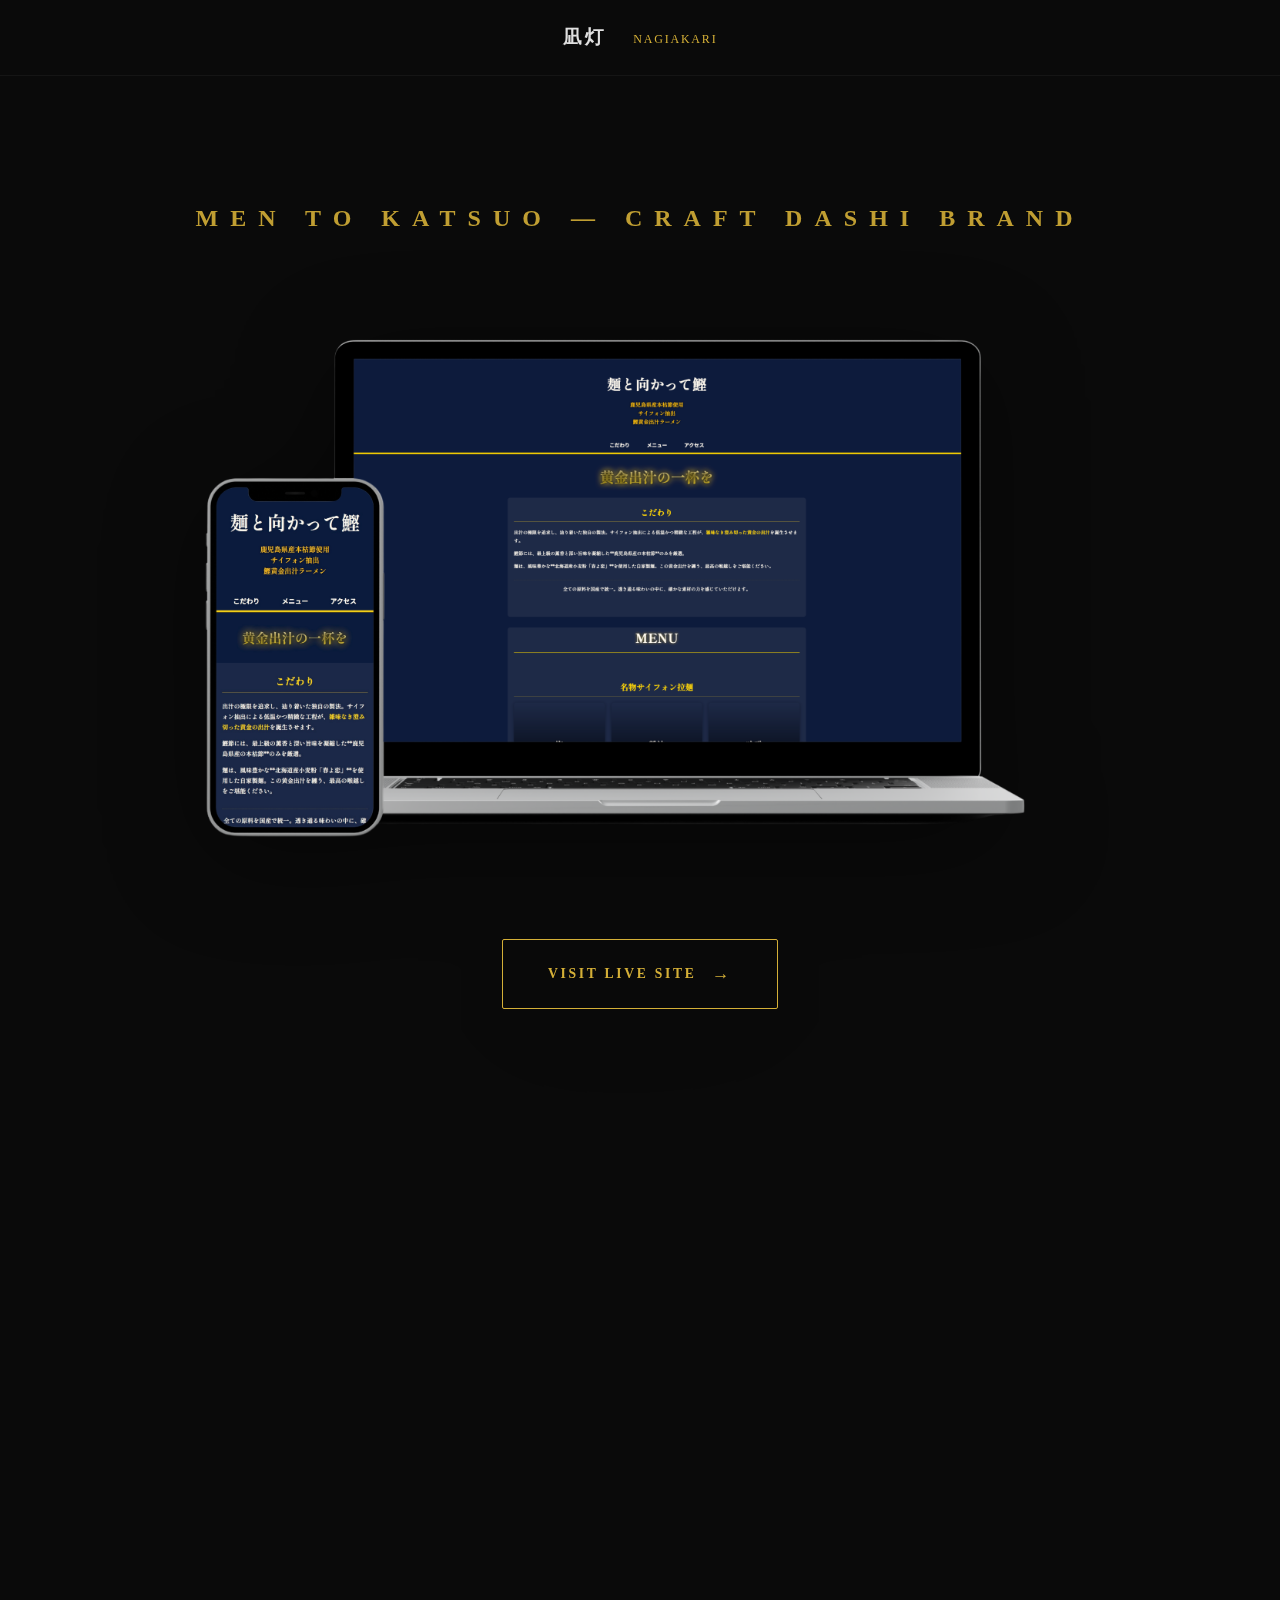
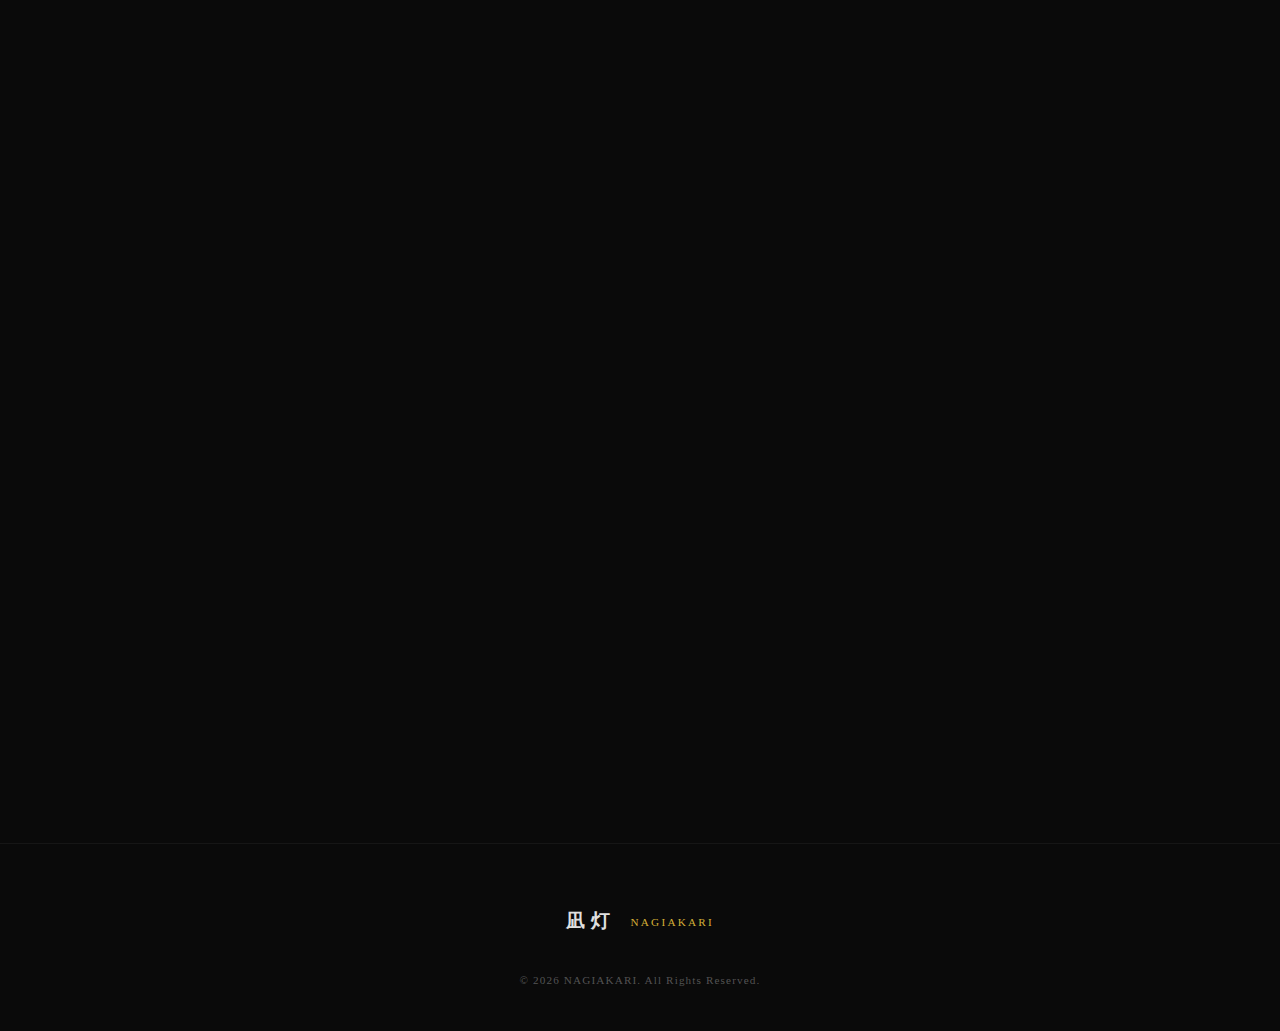
<file: men-katsuo.html>
<!DOCTYPE html>
<html lang="ja">
<head>
    <meta charset="UTF-8">
    <meta name="viewport" content="width=device-width, initial-scale=1.0">
    <title>麺と向かって鰹 制作実績 | 凪 燈</title>
    <link rel="stylesheet" href="css/style.css">
    <link rel="stylesheet" href="css/works.css">
</head>
<body id="top"> 
    <header>
        <div class="header-inner">
            <a href="index.html" class="logo">
                凪灯 <span class="en">NAGIAKARI</span>
            </a>
        </div>
    </header>

    <main class="container detail-container">
        <section class="detail-hero reveal">
            <div class="hero-text-area">
                <h1 class="section-title" data-en="MEN TO KATSUO">麺と向かって鰹 様</h1>
                <p class="hero-sub-tag">
    MEN TO KATSUO — CRAFT DASHI BRAND
</p>
            </div>

            <div class="mockup-display">
                <img src="men-katsuomockup.png" alt="麺と向かって鰹 制作実績" class="mockup-full">
                
                <div class="mockup-link-area">
                    <a href="https://dohiwebc.github.io/menkatsu/menkatsu.html" target="_blank" class="btn-visit-site">
                        VISIT LIVE SITE
                        <span class="btn-arrow">→</span>
                    </a>
                </div>
            </div>
        </section>

        <section class="detail-info reveal">
            <div class="info-grid">
                <div class="info-item">
                    <span class="label">CLIENT</span>
                    <span class="value">麺と向かって鰹 様</span>
                </div>
                <div class="info-item">
                    <span class="label">DURATION</span>
                    <span class="value highlight-text">2 DAYS</span>
                </div>
                <div class="info-item">
                    <span class="label">TECHNOLOGY</span>
                    <span class="value">HTML / CSS / JS</span>
                </div>
                <div class="info-item">
                    <span class="label">TOTAL COST</span>
                    <span class="value highlight-text">¥80,000 <span class="tax-note">(税込)</span></span>
                </div>
            </div>
        </section>

        <section class="detail-content">
            <div class="content-block reveal">
                <h2 class="content-sub-title">COST BREAKDOWN</h2>
                <div class="cost-table">
                    <div class="cost-row">
                        <span>高速LPプラン（実績掲載協力価格）</span>
                        <span>¥70,000</span>
                    </div>
                    <div class="cost-row">
                        <span>サーバー・ドメイン開設サポート</span>
                        <span>¥10,000</span>
                    </div>
                    <div class="cost-total">
                        <span>合計金額</span>
                        <span>¥80,000</span>
                    </div>
                </div>
            </div>

            <div class="content-block reveal">
                <h2 class="content-sub-title">AFTER SUPPORT</h2>
                <div class="support-card-compact">
                    <div class="support-header">
                        <span class="support-plan-name">運用保守スタンダード</span>
                        <span class="support-price">月額 ¥7,000〜</span>
                    </div>
                    
                    <div class="support-body">
                        <ul class="support-list">
                            <li>サーバー・ドメイン維持費用込</li>
                            <li>求人情報の随時更新・テキスト修正(月2回まで)</li>
                            <li>写真の差し替え・メニュー更新(月2回まで)</li>
                            <li>チャット・メールによる無制限相談</li>
                        </ul>
                        <div class="support-badge">
                            麺と向かって鰹 様 導入中
                        </div>
                    </div>
                </div>
            </div>
        </section>

        <section class="detail-content">
    <div class="content-block reveal">
        <h2 class="content-sub-title">PROJECT OVERVIEW</h2>
        <p>
            「出汁の極限を追求する」という店主の揺るぎない信念を形にするため、視覚的なインパクトとブランドストーリーを重視したランディングページを構築しました。
            鹿児島県産の本枯節をサイフォンで抽出するという、精緻かつ芸術的な工程をデザインの核に据え、余計な装飾を削ぎ落とした「和モダン」な世界観を表現。
            オープン直前の急務であった「こだわり情報の可視化」と「求人募集のプラットフォーム化」を、2日間という驚異的なスピードで完遂させました。
        </p>
    </div>

    <div class="content-block reveal">
        <h2 class="content-sub-title">DEVELOPMENT</h2>
        <p>
            独自の「サイフォン抽出」というプロセスが持つ繊細さを伝えるため、サイト全体のトーンを漆黒と黄金色（ゴールド）で統一。シズル感溢れる外観写真とタイポグラフィを組み合わせ、スクロールするたびに食欲と好奇心を刺激する構成に仕上げました。
            技術面では、スマートフォンユーザーの利便性を最優先し、JavaScriptを用いたスムーズなアコーディオンメニューを実装。
            お品書きや求人要項といった詳細情報を、直感的な操作でストレスなく閲覧できるUIを追求しました。短納期の中でも妥協のない色彩設計とコード記述により、店舗の品格を損なわないデジタルプレゼンスを実現しています。
        </p>
    </div>
</section>

        <section class="testimonial-section reveal">
    <h2 class="content-sub-title">CLIENT VOICE</h2>
    
    <div class="client-testimonial">
        <div class="quote-icon">“</div>
        <p class="testimonial-text">
            「サイフォン抽出による黄金出汁」という、私たちが何よりも大切にしているこだわりを、言葉以上にデザインで雄弁に語ってくれるサイトになりました。
            急ぎで必要だった求人募集についても、単に情報を載せるだけでなく、お店の空気感が伝わるような構成に仕上げていただき感謝しています。
            私たちの想いを汲み取る理解の早さと、わずか2日で形にする実行力は、まさにプロの仕事だと感じました。
        </p>
        <div class="testimonial-footer">
            <span class="client-name">麺と向かって鰹 店主様</span>
            <span class="client-title">Owner Chef</span>
        </div>
    </div>
</section>

        <div class="detail-back-btn reveal">
            <a href="index.html#works" class="btn-sub-gold">BACK TO WORKS</a>
        </div>
    </main>

    <footer class="footer">
        <a href="index.html" class="footer-logo">
            凪灯 <span class="en">NAGIAKARI</span>
        </a>
        <p class="copyright">&copy; 2026 NAGIAKARI. All Rights Reserved.</p>
    </footer>

    <script>
        const observer = new IntersectionObserver((entries) => {
            entries.forEach(entry => {
                if (entry.isIntersecting) {
                    entry.target.classList.add('is-visible');
                }
            });
        }, { threshold: 0.1 });
        document.querySelectorAll('.reveal').forEach(el => observer.observe(el));
    </script>
</body>
</html>
</file>
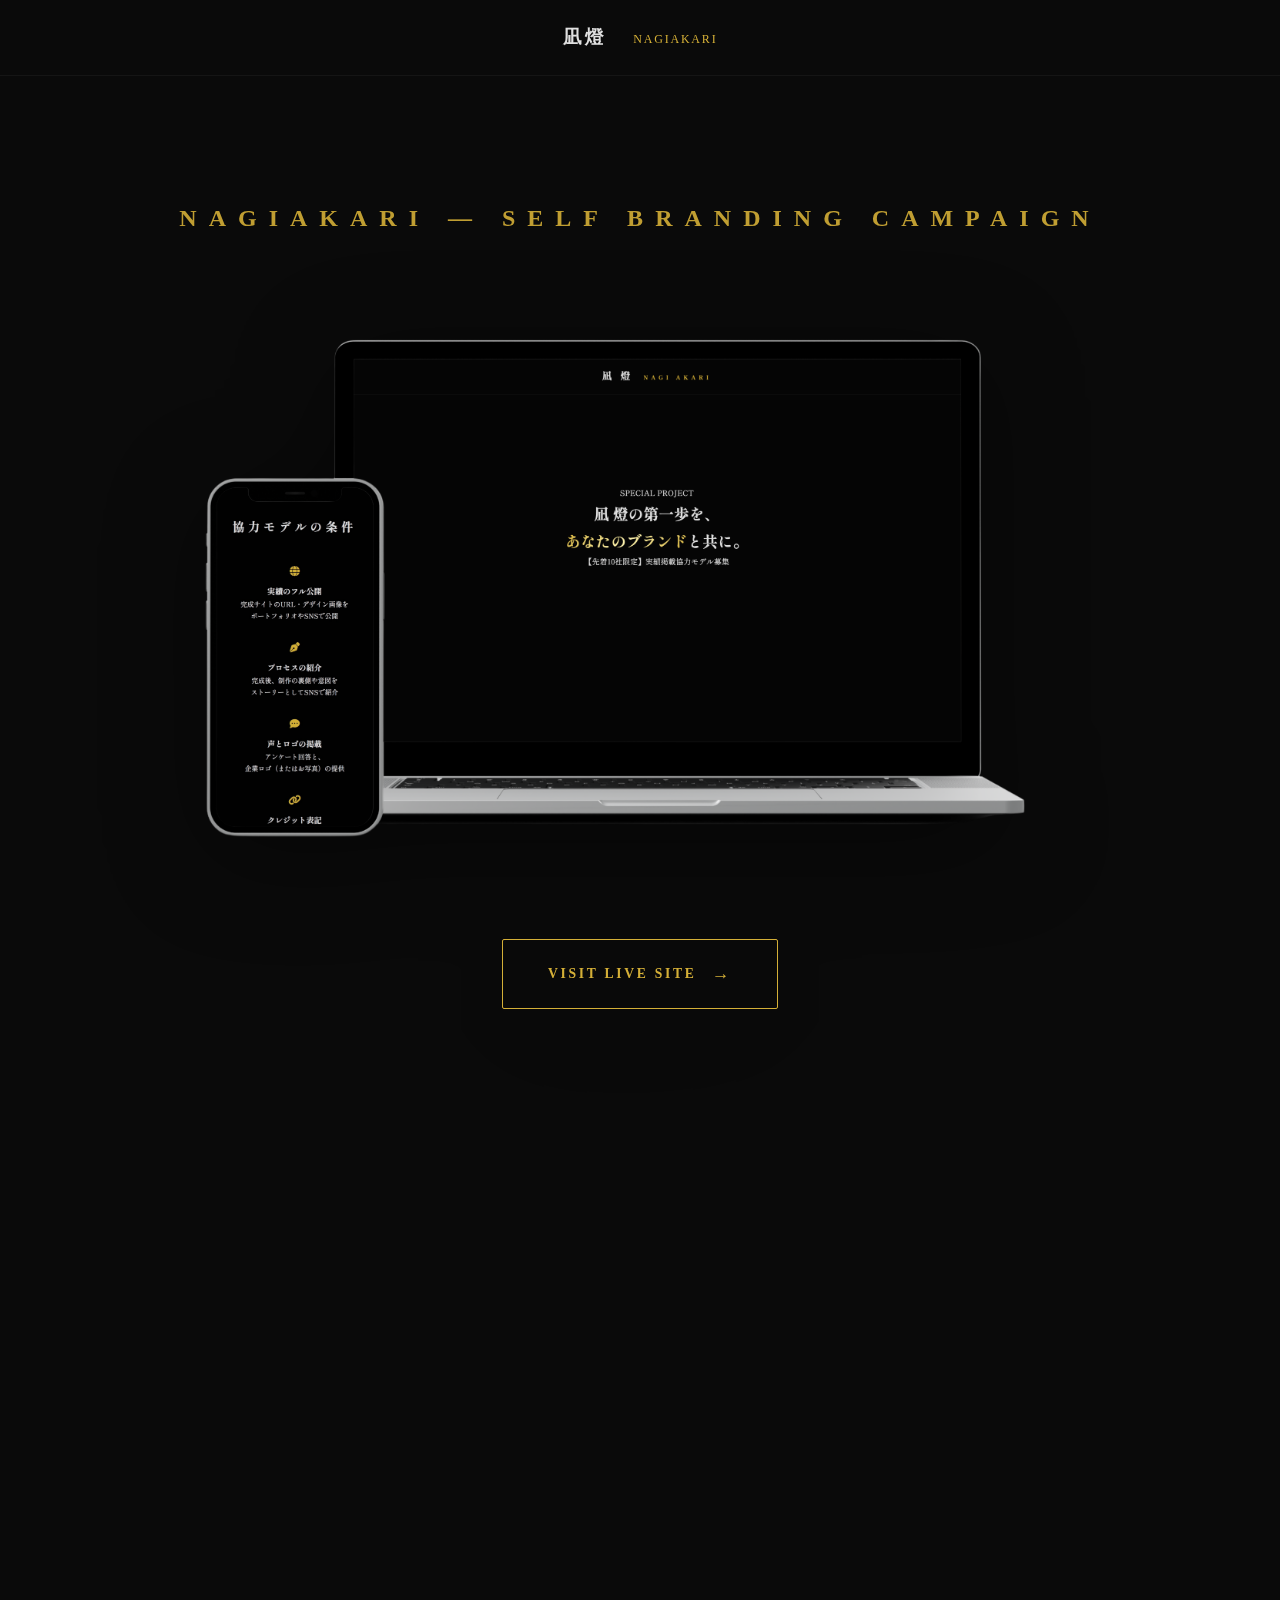
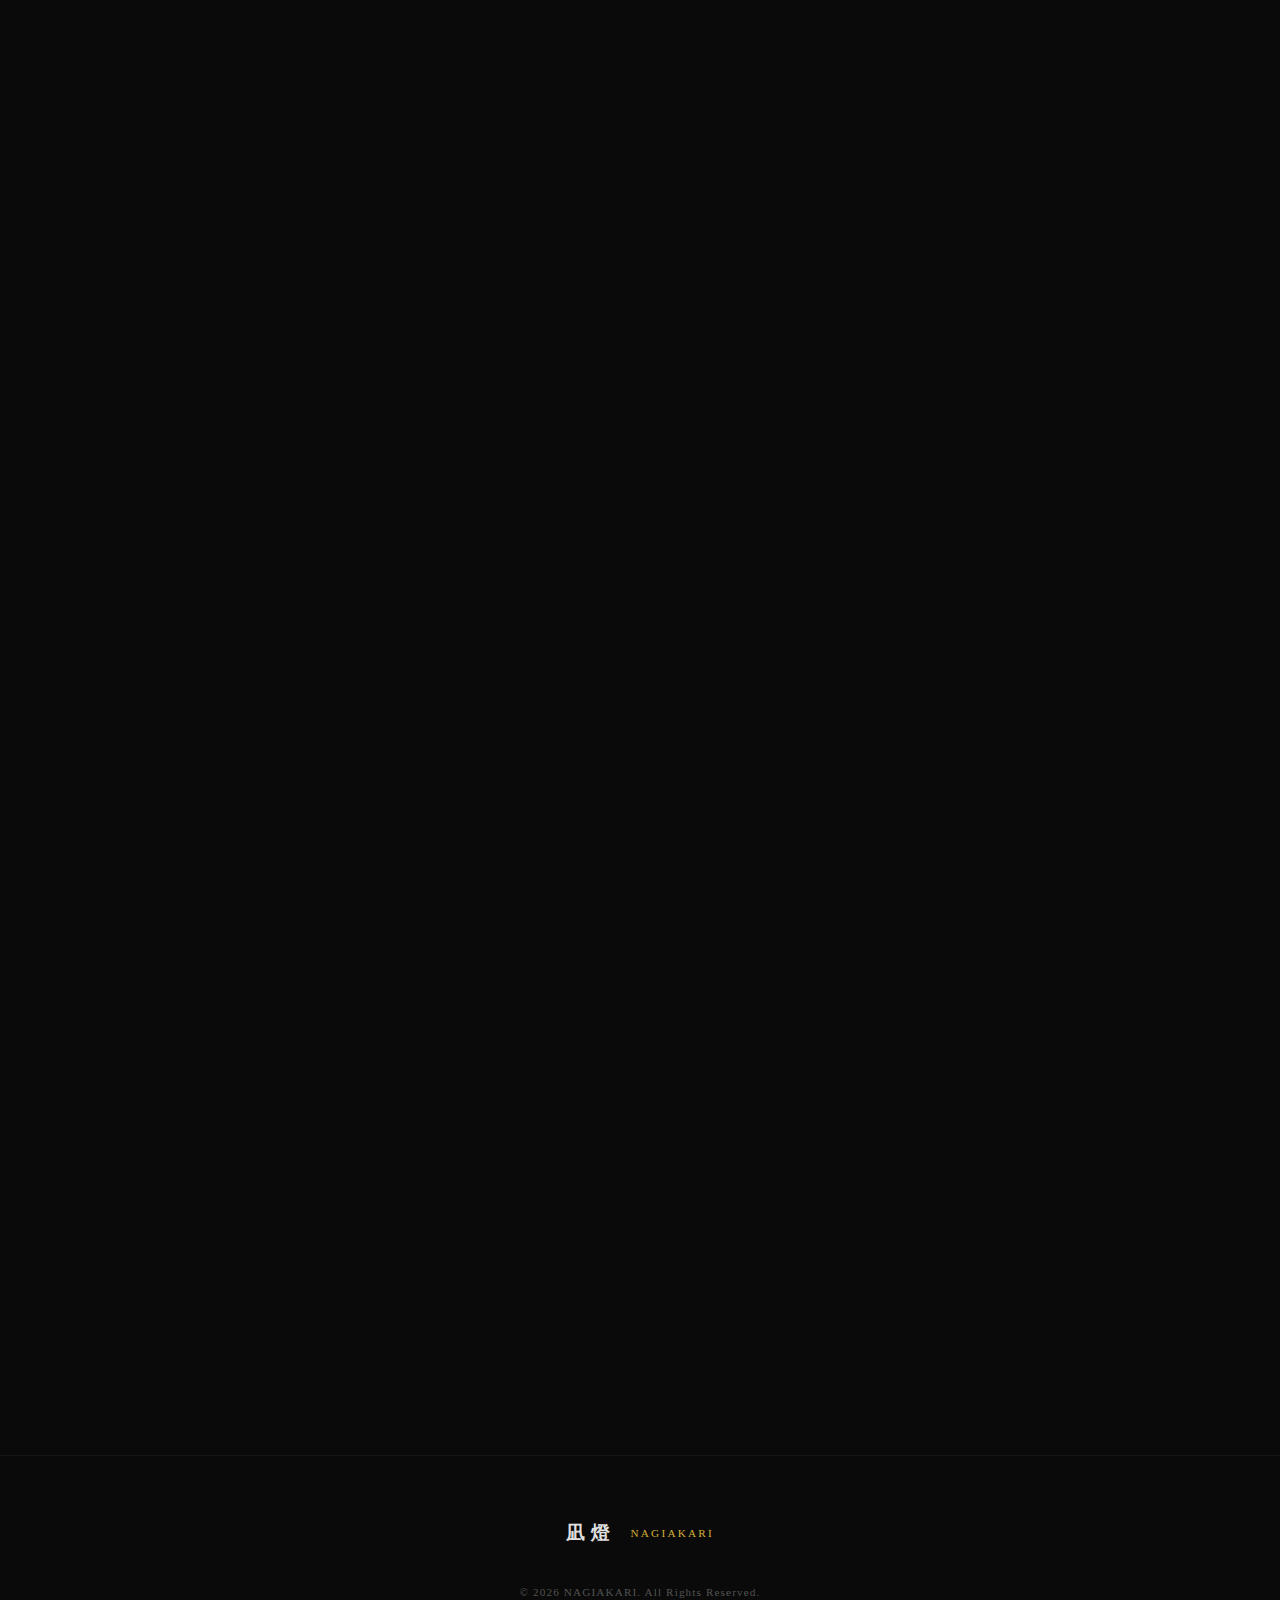
<file: nagiakari.html>
<!DOCTYPE html>
<html lang="ja">
<head>
    <meta charset="UTF-8">
    <meta name="viewport" content="width=device-width, initial-scale=1.0">
    <title>セルフブランディングキャンペーン 制作実績 | 凪燈</title>
    <link rel="stylesheet" href="css/style.css">
    <link rel="stylesheet" href="css/works.css">
</head>
<body id="top"> 
    <header>
        <div class="header-inner">
            <a href="index.html" class="logo">
                凪燈 <span class="en">NAGIAKARI</span>
            </a>
        </div>
    </header>

    <main class="container detail-container">
        <section class="detail-hero reveal">
            <div class="hero-text-area">
                <h1 class="section-title" data-en="CAMPAIGN">凪燈 キャンペーン</h1>
                <p class="hero-sub-tag">
                    NAGIAKARI — SELF BRANDING CAMPAIGN
                </p>
            </div>

            <div class="mockup-display">
                <img src="nagiakarimockup2.png" alt="凪燈 キャンペーン" class="mockup-full">
                
                <div class="mockup-link-area">
                    <a href="https://dohiwebc.github.io/campaign/campaign.html" target="_blank" class="btn-visit-site">
                        VISIT LIVE SITE
                        <span class="btn-arrow">→</span>
                    </a>
                </div>
            </div>
        </section>

        <section class="detail-info reveal">
            <div class="info-grid">
                <div class="info-item">
                    <span class="label">CLIENT</span>
                    <span class="value">SELF PROJECT (凪燈)</span>
                </div>
                <div class="info-item">
                    <span class="label">DURATION</span>
                    <span class="value highlight-text">2 DAYS</span>
                </div>
                <div class="info-item">
                    <span class="label">TECHNOLOGY</span>
                    <span class="value">HTML / CSS / JS</span>
                </div>
                <div class="info-item">
                    <span class="label">REFERENCE PRICE</span>
                    <span class="value highlight-text">¥70,000相当</span>
                </div>
            </div>
        </section>

        <section class="detail-content">
            <div class="content-block reveal">
                <h2 class="content-sub-title">PROJECT OVERVIEW</h2>
                <p>
                    自身のサービス展開における「実績掲載協力割引」を周知するためのキャンペーン特設サイト。
                    SNSや広告からの流入を想定し、Web制作における不安要素（価格の透明性、制作の流れ、修正回数など）を可視化。
                    「なぜ安いのか」「安くても質が高い理由は何か」という論理的な裏付けを提示することで、顧客の心理的ハードルを下げることを目的として構築しました。
                </p>
            </div>

            <div class="content-block reveal">
                <h2 class="content-sub-title">DEVELOPMENT</h2>
                <p>
                    デザイン面では、情報の信頼性を担保するため、落ち着いたトーンの中に自身のアイコンを配置し、作り手の顔（ブランド）が見える安心感を重視。
                    制作フローやよくある質問にはアコーディオンや整列されたレイアウトを採用し、スマートフォン閲覧時でも全ての情報をストレスなく読み切れる構成にしました。
                    単なる割引の告知ではなく、自身の制作に対する誠実な姿勢と「共創（共に作る）」という価値観を伝えるブランドプラットフォームとして機能させています。
                </p>
            </div>
        </section>

        <section class="testimonial-section reveal">
            <h2 class="content-sub-title">STRATEGY NOTE</h2>
            <div class="client-testimonial">
                <div class="quote-icon">“</div>
                <p class="testimonial-text">
                    このサイトを公開したことで、お客様から「制作の流れがイメージしやすい」「割引の理由が明確で安心できる」といった声を多くいただくようになりました。
                    情報を整理し、誠実に開示することが、技術以前に「信頼」という最大の付加価値を生むことを再確認したプロジェクトです。
                </p>
                <div class="testimonial-footer">
                    <span class="client-name">凪燈</span>
                    <span class="client-title">Creative Director</span>
                </div>
            </div>
        </section>

        <div class="detail-back-btn reveal">
            <a href="index.html#works" class="btn-sub-gold">BACK TO WORKS</a>
        </div>
    </main>

    <footer class="footer">
        <a href="index.html" class="footer-logo">
            凪燈 <span class="en">NAGIAKARI</span>
        </a>
        <p class="copyright">&copy; 2026 NAGIAKARI. All Rights Reserved.</p>
    </footer>

    <script>
        const observer = new IntersectionObserver((entries) => {
            entries.forEach(entry => {
                if (entry.isIntersecting) {
                    entry.target.classList.add('is-visible');
                }
            });
        }, { threshold: 0.1 });
        document.querySelectorAll('.reveal').forEach(el => observer.observe(el));
    </script>
</body>
</html>
</file>
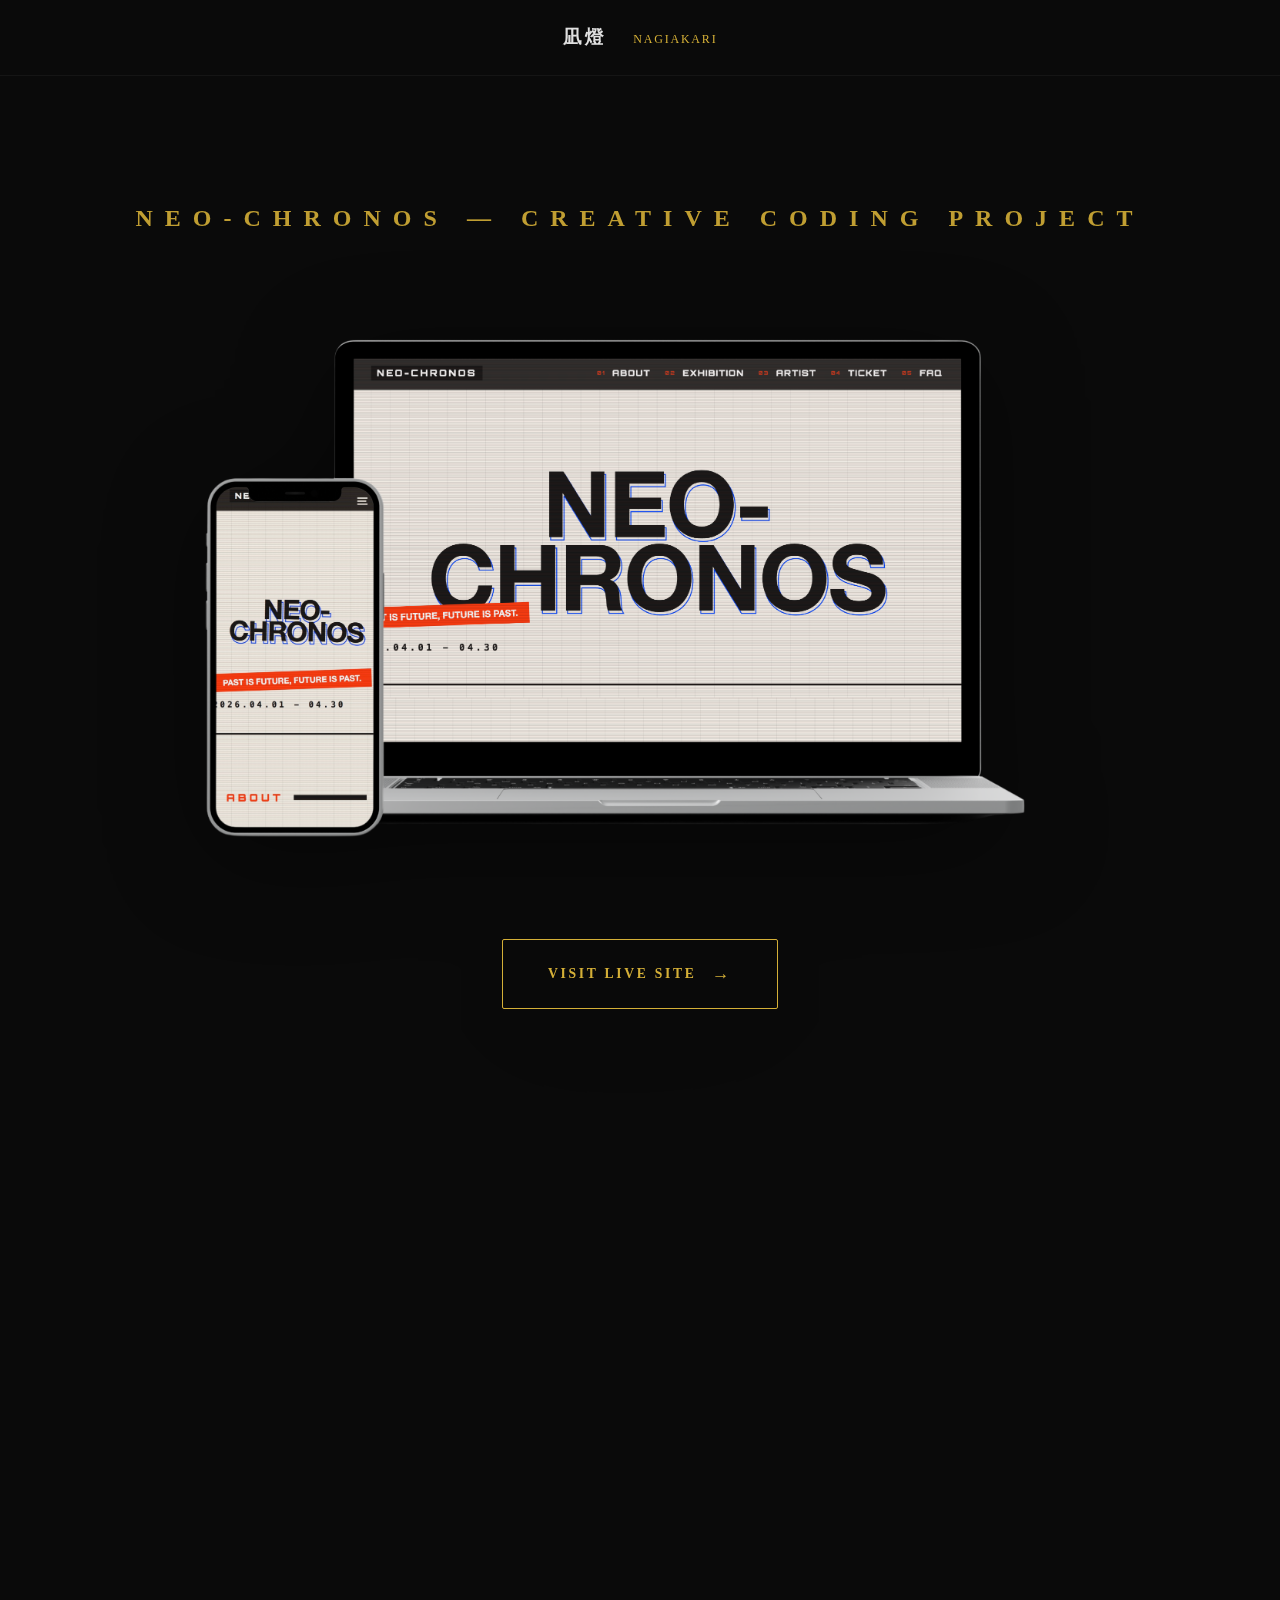
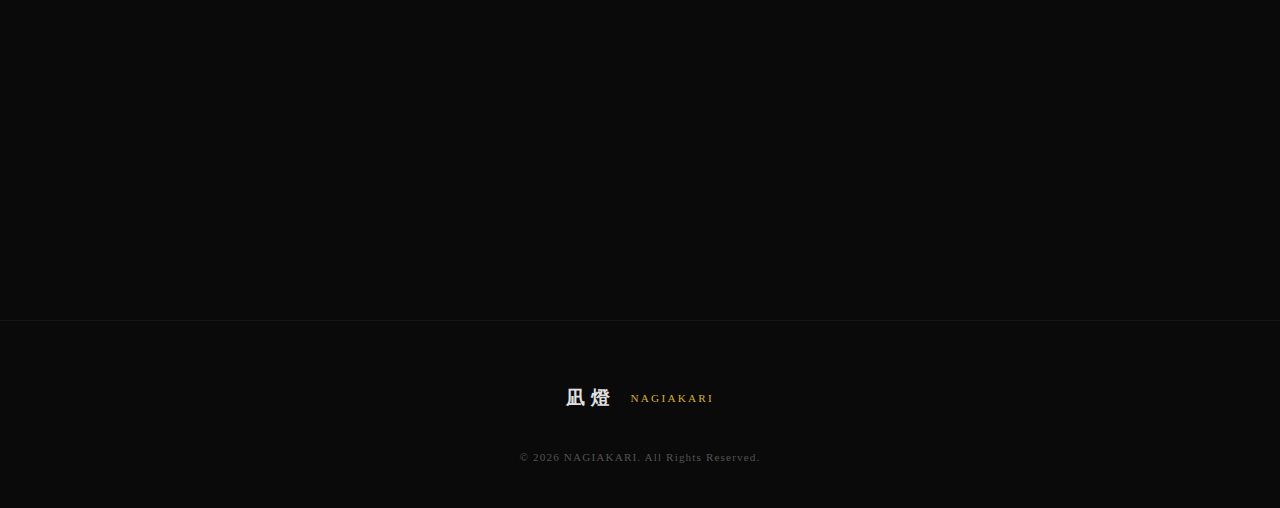
<file: neochronos.html>
<!DOCTYPE html>
<html lang="ja">
<head>
    <meta charset="UTF-8">
    <meta name="viewport" content="width=device-width, initial-scale=1.0">
    <title>NEO-CHRONOS 制作実績 | 凪 燈</title>
    <link rel="stylesheet" href="css/style.css">
    <link rel="stylesheet" href="css/works.css">
</head>
<body id="top"> 
    <header>
        <div class="header-inner">
            <a href="index.html" class="logo">
                凪燈 <span class="en">NAGIAKARI</span>
            </a>
        </div>
    </header>

    <main class="container detail-container">
        <section class="detail-hero reveal">
            <div class="hero-text-area">
                <h1 class="section-title" data-en="NEO-CHRONOS">NEO-CHRONOS</h1>
                <p class="hero-sub-tag">
                    NEO-CHRONOS — CREATIVE CODING PROJECT
                </p>
            </div>

            <div class="mockup-display">
                <img src="neocrhonosmockup.png" alt="NEO-CHRONOS 制作実績" class="mockup-full">
                
                <div class="mockup-link-area">
                    <a href="https://dohiwebc.github.io/NEO-CRHONOS/" target="_blank" class="btn-visit-site">
                        VISIT LIVE SITE
                        <span class="btn-arrow">→</span>
                    </a>
                </div>
            </div>
        </section>

        <section class="detail-info reveal">
            <div class="info-grid">
                <div class="info-item">
                    <span class="label">CLIENT</span>
                    <span class="value">NEO-CHRONOS 様</span>
                </div>
                <div class="info-item">
                    <span class="label">DURATION</span>
                    <span class="value highlight-text">1 DAY</span>
                </div>
                <div class="info-item">
                    <span class="label">TECHNOLOGY</span>
                    <span class="value">HTML / CSS / <span class="tech-highlight">Canvas JS (Particles)</span></span>
                </div>
                <div class="info-item">
                    <span class="label">TOTAL COST</span>
                    <span class="value highlight-text">¥90,000 <span class="tax-note">(税込)</span></span>
                </div>
            </div>
        </section>

        <section class="detail-content">
            <div class="content-block reveal">
                <h2 class="content-sub-title">COST BREAKDOWN</h2>
                <div class="cost-table">
                    <div class="cost-row">
                        <span>高速LPプラン（実績掲載協力価格）</span>
                        <span>¥70,000</span>
                    </div>
                    <div class="cost-row">
                        <span>デザインの複雑化（Canvasアニメーション実装）</span>
                        <span>¥20,000</span>
                    </div>
                    <div class="cost-total">
                        <span>合計金額</span>
                        <span>¥90,000</span>
                    </div>
                </div>
            </div>
        </section>

        <section class="detail-content">
            <div class="content-block reveal">
                <h2 class="content-sub-title">PROJECT OVERVIEW</h2>
                <p>
                    イベント「NEO-CHRONOS」の公式ランディングページ。
                    単なる情報伝達のためのサイトではなく、ページを訪れた瞬間からイベントのテーマを感じさせる「体験型」の構成を目指しました。
                    ユーザーの操作がデザインの一部となるインタラクティブな演出を取り入れています。
                </p>
            </div>

            <div class="content-block reveal">
                <h2 class="content-sub-title">DEVELOPMENT</h2>
                <p>
                    最大の見どころは、JavaScript（Canvas API）を用いた軽量かつ滑らかなアニメーションです。
                    1日間という極めて短い制作期間の中で、視覚的なインパクトとサイトの読み込み速度を両立させるため、ライブラリに頼りすぎないシンプルな数学的計算による挙動制御を行いました。
                    「近未来」「デジタル」といった抽象的なコンセプトを、コードの力で具現化したプロジェクトです。
                </p>
            </div>
        </section>

        <section class="testimonial-section reveal">
            <h2 class="content-sub-title">CLIENT VOICE</h2>
            <div class="client-testimonial">
                <div class="quote-icon">“</div>
                <p class="testimonial-text">
                    「近未来的で、来場者がワクワクするようなサイトを」という抽象的な要望を、わずか1日で完璧に形にしていただきました。
                    イベントのコンセプトにぴったりで、関係者からも非常に高い評価を得ています。
                    この短期間でこれほどクリエイティブな提案がいただけるとは思っていませんでした。
                </p>
                <div class="testimonial-footer">
                    <span class="client-name">NEO-CHRONOS 代表 様</span>
                    <span class="client-title">Event Organizer</span>
                </div>
            </div>
        </section>

        <div class="detail-back-btn reveal">
            <a href="index.html#works" class="btn-sub-gold">BACK TO WORKS</a>
        </div>
    </main>

    <footer class="footer">
        <a href="index.html" class="footer-logo">
            凪燈 <span class="en">NAGIAKARI</span>
        </a>
        <p class="copyright">&copy; 2026 NAGIAKARI. All Rights Reserved.</p>
    </footer>

    <script>
        const observer = new IntersectionObserver((entries) => {
            entries.forEach(entry => {
                if (entry.isIntersecting) {
                    entry.target.classList.add('is-visible');
                }
            });
        }, { threshold: 0.1 });
        document.querySelectorAll('.reveal').forEach(el => observer.observe(el));
    </script>
</body>
</html>
</file>
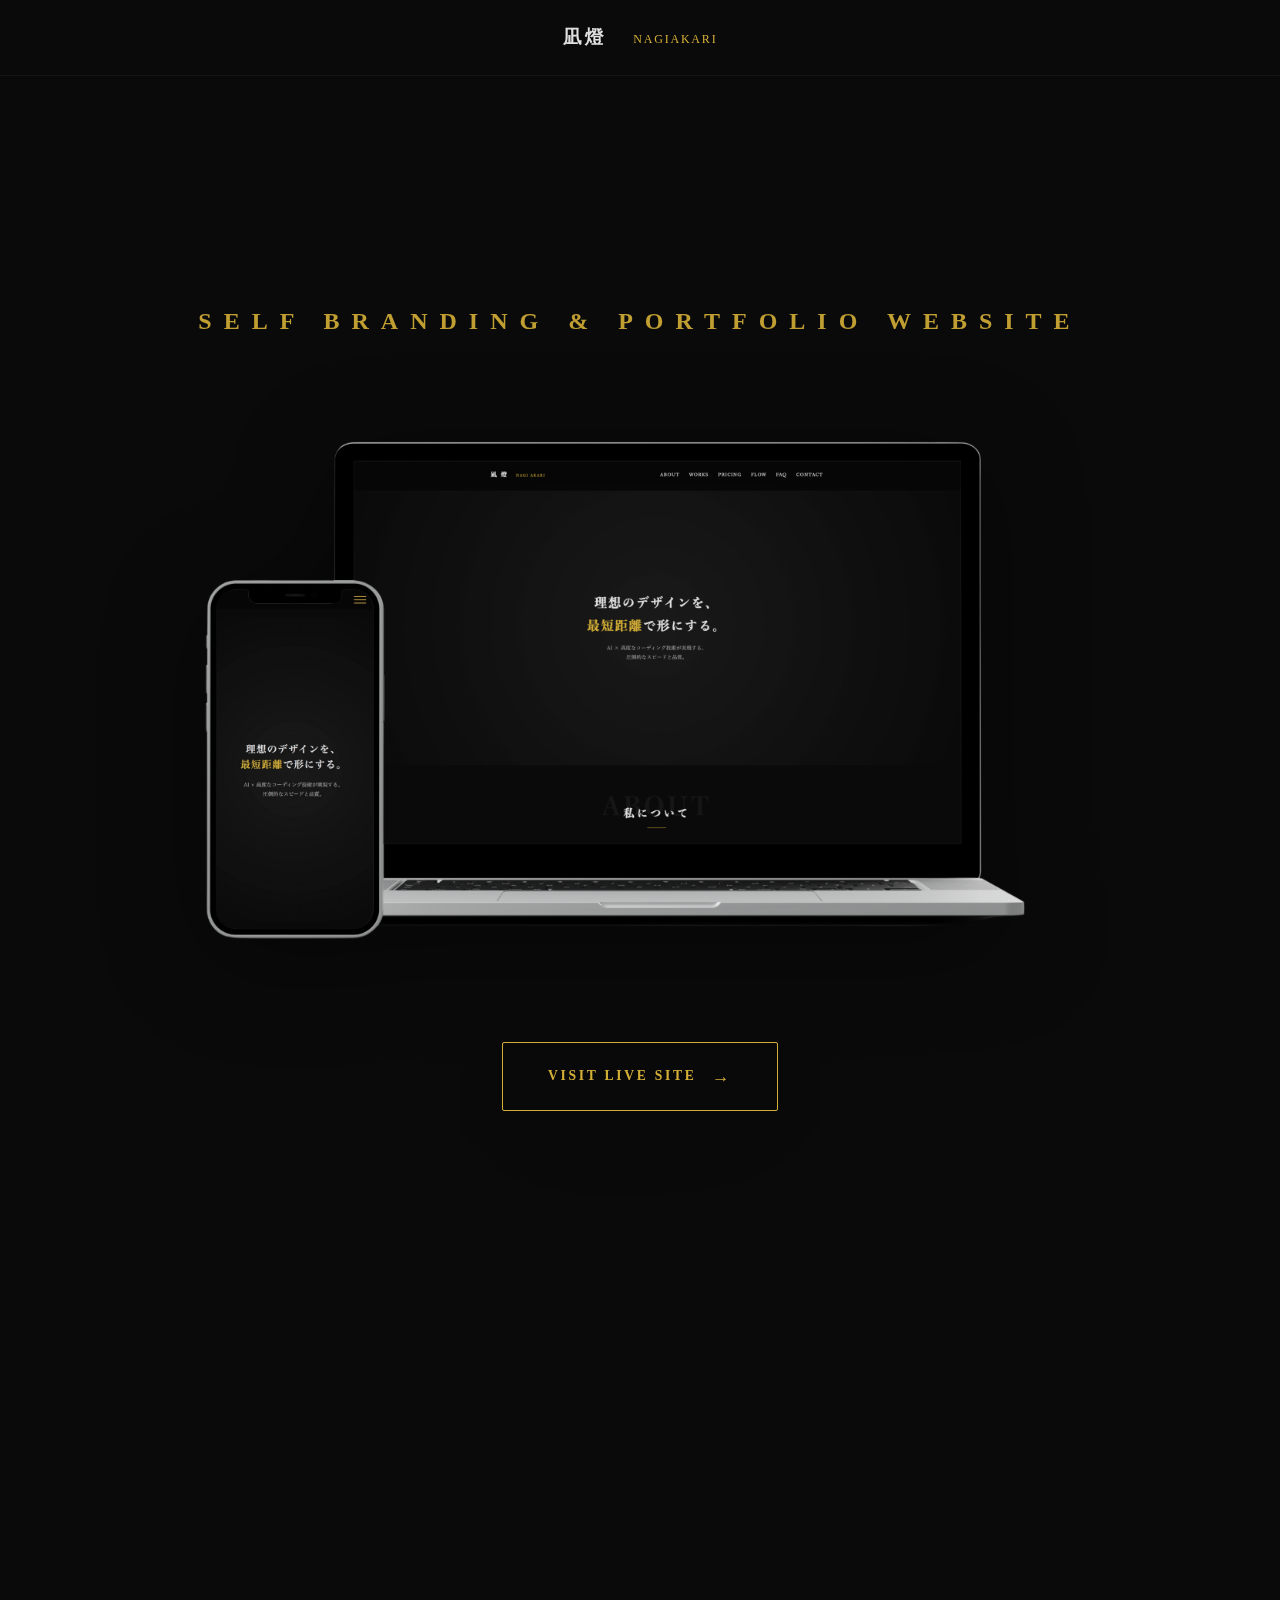
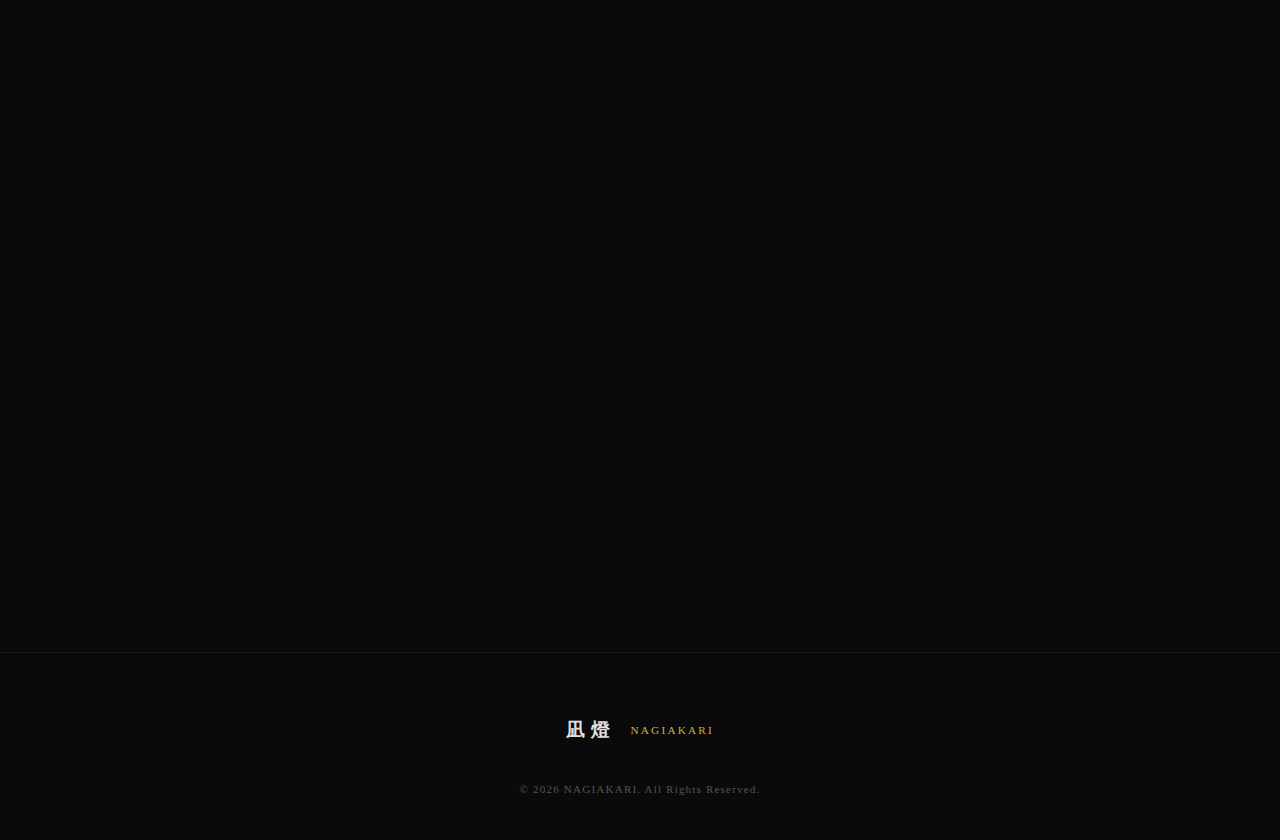
<file: portfolio.html>
<!DOCTYPE html>
<html lang="ja">
<head>
    <meta charset="UTF-8">
    <meta name="viewport" content="width=device-width, initial-scale=1.0">
    <title>凪燈｜ポートフォリオサイト制作実績 | 凪燈</title>
    <link rel="stylesheet" href="css/style.css">
    <link rel="stylesheet" href="css/works.css">
</head>
<body id="top"> 
    <header>
        <div class="header-inner">
            <a href="index.html" class="logo">
                凪燈 <span class="en">NAGIAKARI</span>
            </a>
        </div>
    </header>

    <main class="container detail-container">
        <section class="detail-hero reveal">
            <div class="hero-text-area">
                <h1 class="section-title" data-en="PROJECT NAME">凪燈｜ポートフォリオサイト</h1>
                <p class="hero-sub-tag">
                    SELF BRANDING & PORTFOLIO WEBSITE
                </p>
            </div>

            <div class="mockup-display">
                <img src="portfpoliomockup.png" alt="制作実績画像" class="mockup-full">
                
                <div class="mockup-link-area">
                    <a href="https://dohiwebc.github.io/nagiakari/" target="_blank" class="btn-visit-site">
                        VISIT LIVE SITE
                        <span class="btn-arrow">→</span>
                    </a>
                </div>
            </div>
        </section>

        <section class="detail-info reveal">
            <div class="info-grid">
                <div class="info-item">
                    <span class="label">CLIENT</span>
                    <span class="value">SELF PROJECT (凪燈)</span>
                </div>
                <div class="info-item">
                    <span class="label">DURATION</span>
                    <span class="value highlight-text">2 WEEKS</span>
                </div>
                <div class="info-item">
                    <span class="label">TECHNOLOGY</span>
                    <span class="value">HTML / CSS / JavaScript</span>
                </div>
                <div class="info-item">
                    <span class="label">REFERENCE PRICE</span>
                    <span class="value highlight-text">¥197,000 <span class="tax-note">相当</span></span>
                </div>
            </div>
        </section>

        <section class="detail-content">
            <div class="content-block reveal">
                <h2 class="content-sub-title">COST BREAKDOWN</h2>
                <div class="cost-table">
                    <div class="cost-row">
                        <span>プレミアムプラン（実績掲載協力価格）</span>
                        <span>¥140,000</span>
                    </div>
                    <div class="cost-row">
                        <span>追加ページ（3ページ）</span>
                        <span>¥30,000</span>
                    </div>
                    <div class="cost-row">
                        <span>写真追加（6枚）</span>
                        <span>¥3,000</span>
                    </div>
                    <div class="cost-row">
                        <span>モックアップ追加（6枚）</span>
                        <span>¥6,000</span>
                    </div>
                    <div class="cost-row">
                        <span>カスタマイズ（デザイン調整や追加装飾）</span>
                        <span>¥8,000</span>
                    </div>
                    <div class="cost-row">
                        <span>サーバー・ドメイン開設サポート</span>
                        <span>¥10,000</span>
                    </div>
                    <div class="cost-total">
                        <span>合計金額</span>
                        <span>¥197,000</span>
                    </div>
                </div>
            </div>
        </section>

        <section class="detail-content">
            <div class="content-block reveal">
                <h2 class="content-sub-title">PROJECT OVERVIEW</h2>
                <p>
                    「凪燈」のポートフォリオサイトとして、企画からデザイン、コーディングまで一貫して担当。
トップページ、実績一覧・詳細、Aboutページ、利用規約ページなど全9ページ構成で、
実際の案件を想定したサイト構成・デザインを意識して制作。
                </p>
            </div>

            <div class="content-block reveal">
                <h2 class="content-sub-title">DEVELOPMENT</h2>
                <p>
                    HTML、CSS、JavaScriptを用いて全ページをコーディング。  
                    レスポンシブ対応やアニメーション演出、モックアップ画像の活用など、実務を意識したデザイン実装を行った。  
                    また、AIツールを活用して効率的にデザイン案を生成・調整しつつ、自身の手で最終的なコーディング・デザインを仕上げている。  
                    ページ構成やユーザー導線を意識し、ユーザーが直感的に操作できるサイトを目指した。
                </p>
            </div>
        </section>

        <section class="testimonial-section reveal">
            <h2 class="content-sub-title">CLIENT VOICE</h2>
            <div class="client-testimonial">
                <div class="quote-icon">“</div>
                <p class="testimonial-text">
                    このサイトを公開したことで、サイト構成や制作の流れがイメージしやすいと感じてもらえることを意識しました。
また、料金やページ数などの情報を整理し、明確に提示することで、ユーザーに安心感を与えられるサイト設計を目指しました。
制作を通じて、技術的な実装以前に、情報の整理・誠実な開示が「信頼」という最大の付加価値になることを改めて実感したプロジェクトです。

                </p>
                <div class="testimonial-footer">
                    <span class="client-name">凪燈</span>
                    <span class="client-title">Creative Director</span>
                </div>
            </div>
        </section>

        <div class="detail-back-btn reveal">
            <a href="index.html#works" class="btn-sub-gold">BACK TO WORKS</a>
        </div>
    </main>

    <footer class="footer">
        <a href="index.html" class="footer-logo">
            凪燈 <span class="en">NAGIAKARI</span>
        </a>
        <p class="copyright">&copy; 2026 NAGIAKARI. All Rights Reserved.</p>
    </footer>

    <script>
        const observer = new IntersectionObserver((entries) => {
            entries.forEach(entry => {
                if (entry.isIntersecting) {
                    entry.target.classList.add('is-visible');
                }
            });
        }, { threshold: 0.1 });
        document.querySelectorAll('.reveal').forEach(el => observer.observe(el));
    </script>
</body>
</html>
</file>
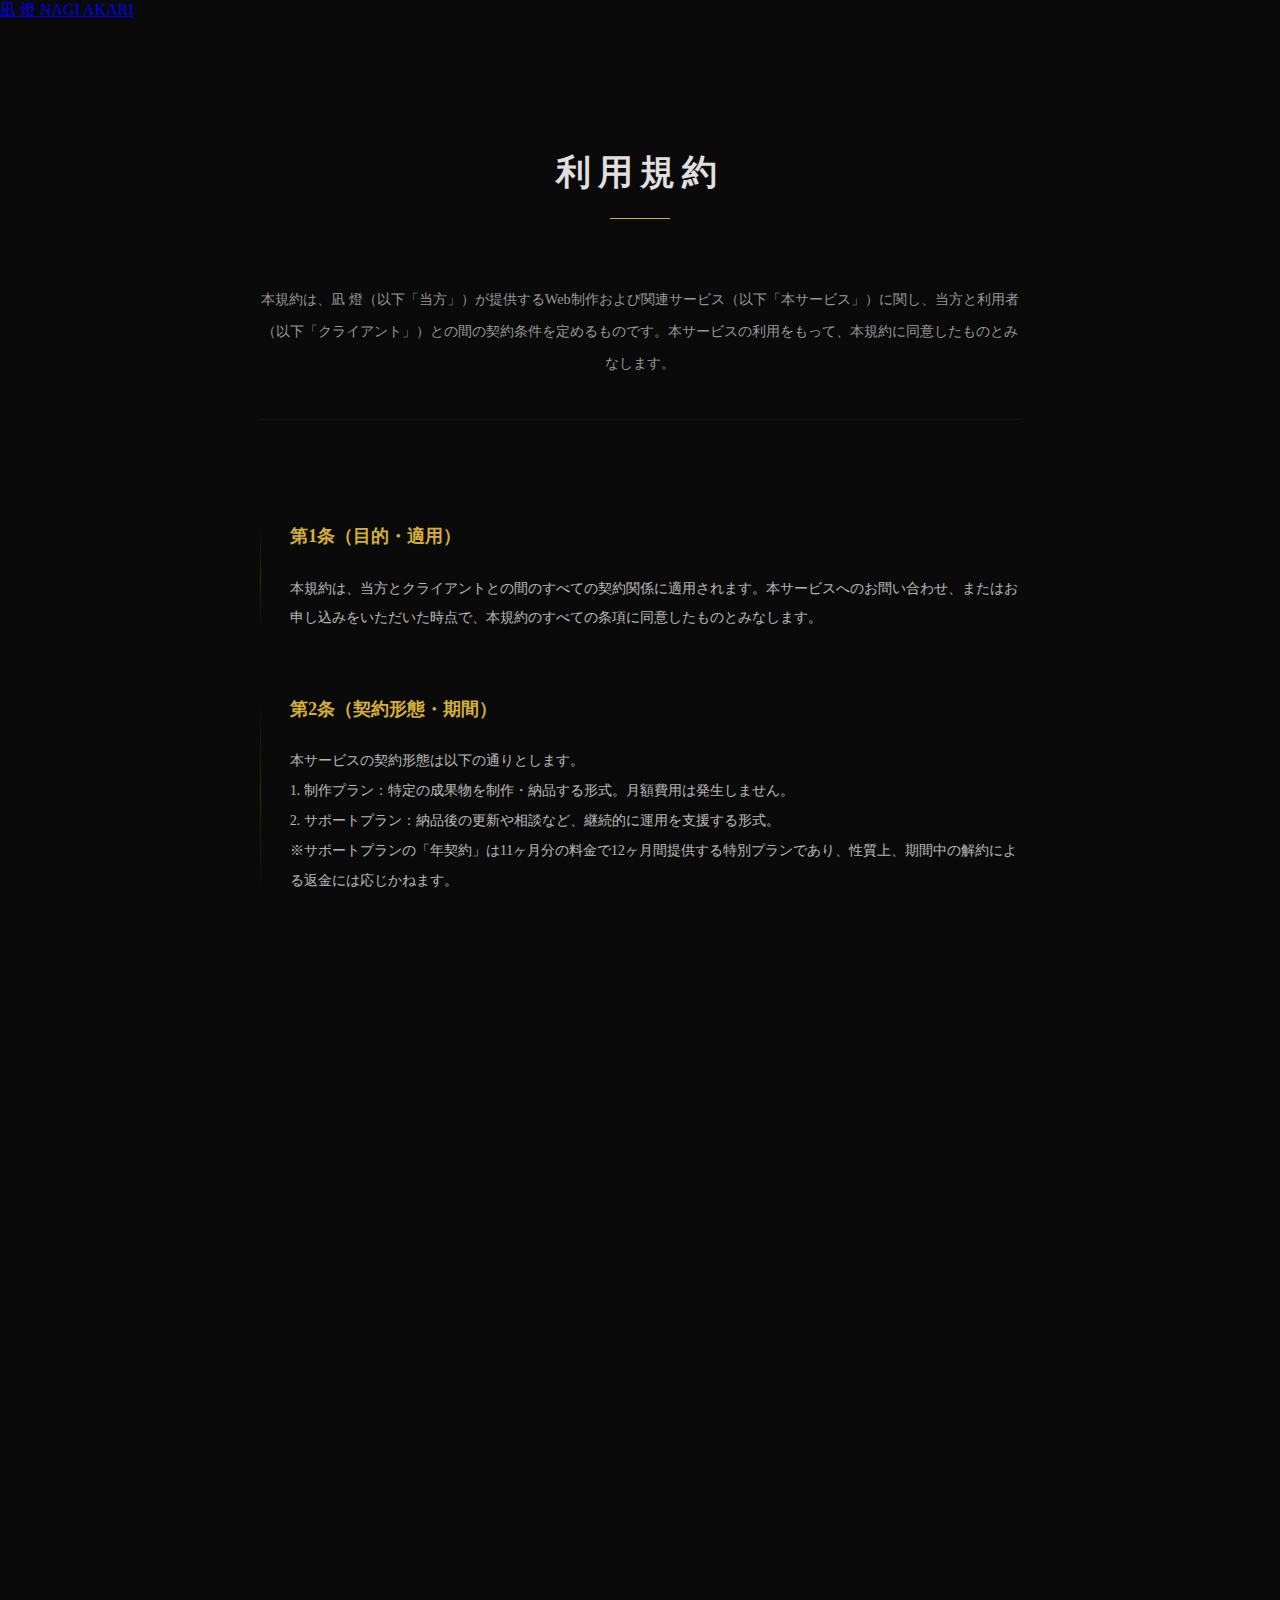
<file: terms.html>
<!DOCTYPE html>
<html lang="ja">
<head>
    <meta charset="UTF-8">
    <meta name="viewport" content="width=device-width, initial-scale=1.0">
    <title>利用規約 | 凪 燈 NAGI AKARI</title>
    <link rel="stylesheet" href="https://cdnjs.cloudflare.com/ajax/libs/font-awesome/6.5.1/css/all.min.css">
    <link rel="stylesheet" href="css/terms.css">
</head>
<body>

    <header>
    <div class="header-inner container">
        <a href="index.html" class="logo">
            凪 燈 <span class="en">NAGI AKARI</span>
        </a>
    </div>
</header>

    <section class="terms">
        <div class="terms-inner">
            <h1 class="reveal">利用規約</h1>
            
            <p class="terms-lead reveal delay-1">
                本規約は、凪 燈（以下「当方」）が提供するWeb制作および関連サービス（以下「本サービス」）に関し、当方と利用者（以下「クライアント」）との間の契約条件を定めるものです。本サービスの利用をもって、本規約に同意したものとみなします。
            </p>

            <div class="terms-block reveal">
                <h2>第1条（目的・適用）</h2>
                <p>本規約は、当方とクライアントとの間のすべての契約関係に適用されます。本サービスへのお問い合わせ、またはお申し込みをいただいた時点で、本規約のすべての条項に同意したものとみなします。</p>
            </div>

            <div class="terms-block reveal">
                <h2>第2条（契約形態・期間）</h2>
                <p>
                    本サービスの契約形態は以下の通りとします。<br>
                    1. 制作プラン：特定の成果物を制作・納品する形式。月額費用は発生しません。<br>
                    2. サポートプラン：納品後の更新や相談など、継続的に運用を支援する形式。<br>
                    ※サポートプランの「年契約」は11ヶ月分の料金で12ヶ月間提供する特別プランであり、性質上、期間中の解約による返金には応じかねます。
                </p>
            </div>

            <div class="terms-block reveal">
                <h2>第3条（サービス内容・対応範囲）</h2>
                <p>
                    本サービスの内容は、事前に合意した仕様に基づきます。事前合意のない機能追加、大幅なデザイン変更、想定工数を大きく超える修正は別途見積もりが必要です。また、クライアントによる素材提供や確認作業が遅延した場合、当方は納期を延長できるものとします。
                </p>
            </div>

            <div class="terms-block reveal">
                <h2>第4条（料金・支払い）</h2>
                <p>
                    制作プランは原則として全額前払いとし、入金確認をもって制作着手となります。サポートプランも各契約期間の開始前にお支払いいただきます。支払い期限を過ぎても入金が確認できない場合、当方は作業の中断や成果物の公開保留を行うことができるものとします。
                </p>
            </div>

            <div class="terms-block reveal">
                <h2>第5条（解約・解除）</h2>
                <p>
                    サポートプラン（月額）の解約は希望月の前月15日までに通知するものとします。クライアントと10日以上連絡が取れない場合、当方は契約を一時停止または解除できるものとし、受領済みの料金の返金には応じません。制作着手後のクライアント都合による解除は、進捗に応じたキャンセル料が発生します。
                </p>
            </div>

            <div class="terms-block reveal">
                <h2>第6条（内容および料金の変更）</h2>
                <p>オプション内容や料金は予告なく変更される場合があります。ただし、契約中の案件については契約時点の条件を適用します。サポートプランの料金改定を行う場合は、適用開始の1ヶ月前までに通知します。</p>
            </div>

            <div class="terms-block reveal">
                <h2>第7条（責任範囲・免責）</h2>
                <p>
                    当方は、本サービスの利用により発生した直接的・間接的な損害について一切の責任を負いません。外部ツール（Firebase等）の不具合や不可抗力による納期遅延についても同様です。動作保証は納品時の主要環境に限るものとし、納品後のアップデート等による不具合対応は有償となります。
                </p>
            </div>

            <div class="terms-block reveal">
                <h2>第8条（成果物の取り扱い）</h2>
                <p>
                    制作物の著作権は、代金の完済をもってクライアントに移転します。当方は制作物を実績として掲載できるものとし、実績掲載割引を適用して契約した場合、クライアントは掲載を拒否できないものとします。公開後に非公開を希望される場合は、割引相当額を別途お支払いいただきます。
                </p>
            </div>

            <div class="terms-block reveal">
                <h2>第9条（反社会的勢力の排除）</h2>
                <p>クライアントおよび当方は、自らが反社会的勢力に該当しないことを表明し、将来にわたっても該当しないことを確約します。これに反した場合、催告なく契約を解除できるものとします。</p>
            </div>

            <div class="terms-block reveal">
                <h2>第10条（規約の変更・協議）</h2>
                <p>当方は必要に応じて本規約を変更でき、Webサイト上に掲載した時点で効力を有するものとします。本規約に定めのない事項については、双方が誠意をもって協議し解決するものとします。</p>
            </div>

            <p class="terms-date reveal">最終更新日：2026年1月28日</p>
        </div>
    </section>

    <script>
        document.addEventListener('DOMContentLoaded', () => {
            const observerOptions = {
                root: null,
                threshold: 0.1
            };

            const observer = new IntersectionObserver((entries) => {
                entries.forEach(entry => {
                    if (entry.isIntersecting) {
                        entry.target.classList.add('is-visible');
                    }
                });
            }, observerOptions);

            document.querySelectorAll('.reveal').forEach(el => observer.observe(el));
        });
    </script>

</body>
</html>
</file>
<file: css/style.css>
/* --- Base Settings --- */
:root {
    --bg-black: #0a0a0a;
    --main-gold: #d4af37;
    --text-main: #e0e0e0;
    --text-sub: #999;
    --font-serif: "Yu Mincho", "YuMincho", "Hiragino Mincho ProN", "MS PMincho", serif;
}

html {
    scroll-behavior: smooth;
}

html, body {
    overflow-x: hidden; /* 横方向のはみ出しを隠す */
    width: 100%;
    margin: 0;
    padding: 0;
}

body {
    background-color: var(--bg-black);
    color: var(--text-main);
    font-family: var(--font-serif);
    margin: 0;
    line-height: 1.8;
    padding-top: 80px; /* ヘッダーの高さ分、全体を下げる */
}

.container {
    width: 100%;
    max-width: 1200px; /* PC最大幅 */
    margin: 0 auto;
    padding: 0 20px;   /* 左右の余白 */
    box-sizing: border-box; /* paddingを含めた幅計算にする */
}

section {
    width: 100%;
    overflow: hidden; /* 各セクションでも念のためはみ出しをカット */
}
.text-gold { color: var(--main-gold); }

header {
    position: fixed;
    top: 0;
    left: 0;
    width: 100%;
    z-index: 9999; /* 他の要素より確実に前に出す */
    background: rgba(5, 5, 5, 0.85); /* 透過度を少し下げて確実に背景を作る */
    backdrop-filter: blur(10px);
    border-bottom: 1px solid rgba(255, 255, 255, 0.05);
}

.header-inner {
    max-width: 1200px;
    margin: 0 auto;
    padding: 20px;
    display: flex;
    justify-content: space-between; /* ロゴは左、ナビは右へ */
    align-items: center;
}

/* ロゴの設定 */
.logo {
    font-size: 1.2rem;
    color: var(--text-main);
    font-weight: bold;
    letter-spacing: 0.2em;
    white-space: nowrap;
}

/* ロゴリンクのデザイン調整 */
.logo {
    text-decoration: none; /* 下線を消す */
    color: var(--text-main); /* 文字色を維持 */
    display: flex;
    align-items: center;
    transition: opacity 0.3s ease;
}

.logo:hover {
    opacity: 0.7; /* ホバーした時に少し薄くして「押せる」感を出す */
}

/* ナビゲーションメニューの設定 */
.header-nav {
    display: block; /* 確実に表示 */
}

.header-nav ul {
    display: flex;
    gap: 30px;
    list-style: none;
    margin: 0;
    padding: 0;
}

.header-nav a {
    text-decoration: none;
    color: #ffffff !important; /* 強制的に白にする（一時的な確認用） */
    font-size: 0.85rem;
    font-weight: 500;
    letter-spacing: 0.1em;
    text-transform: uppercase;
    transition: 0.3s;
}

.header-nav a:hover {
    color: var(--main-gold) !important;
}

.logo .en {
    font-size: 0.7rem;
    font-weight: normal;
    margin-left: 10px;
    color: var(--main-gold);
}

/* --- Hero --- */
#hero {
    height: 100vh;
    display: flex;
    align-items: center;
    justify-content: center;
    text-align: center;
    background: radial-gradient(circle at center, #1a1a1a 0%, #0a0a0a 100%);
}

#hero h1 {
    font-size: 2.5rem;
    margin-bottom: 20px;
    letter-spacing: 0.1em;
}

#hero p {
    color: var(--text-sub);
}

/* ==========================================================================
   Section Titles (さらに際立たせる)
   ========================================================================== */
.section-title {
    position: relative;     /* 後ろの文字を配置する基準点 */
    text-align: center;
    font-size: 2.2rem;      /* 前面のメイン文字の大きさ */
    font-weight: 700;
    color: var(--text-main);
    letter-spacing: 0.2em;
    margin-bottom: 80px;
    z-index: 1;             /* メインの文字を前に出す */
    text-transform: uppercase;
}

/* タイトルの下に引く繊細なライン */
.section-title::after {
    content: "";
    position: absolute;
    bottom: -15px;
    left: 50%;
    transform: translateX(-50%);
    width: 40px;
    height: 1px;
    background: var(--main-gold); /* センターに金の細い線 */
}

/* 後ろに浮かび上がる薄い文字の設定 */
.section-title::before {
    content: attr(data-en);  /* HTMLのdata-en="〇〇"の中身を表示 */
    position: absolute;
    top: 50%;                /* 垂直中央 */
    left: 50%;               /* 水平中央 */
    transform: translate(-50%, -65%); /* 位置の微調整 */
    font-size: 5rem;         /* メイン文字よりずっと大きく */
    font-weight: 800;
    color: rgba(255, 255, 255, 0.04); /* 極限まで薄く（0.04） */
    z-index: -1;             /* 背後に回す */
    letter-spacing: 0.1em;
    pointer-events: none;    /* クリックなどを邪魔しない */
}

/* スマホでのバランス調整 */
@media (max-width: 768px) {
    .section-title {
        font-size: 1.8rem;
        margin-bottom: 60px;
    }
    .section-title::before {
        font-size: 3.5rem;   /* スマホでは少し小さくして画面に収める */
    }
}




/* ==========================================================================
   WORKS Section
   ========================================================================== */
#works {
    padding: 100px 0;
}

.works-grid {
    display: grid;
    grid-template-columns: repeat(auto-fit, minmax(350px, 1fr));
    gap: 40px;
}

.work-card {
    transition: var(--transition);
}

/* 画像エリア */
.work-img {
    width: 100%;
    aspect-ratio: 16 / 9;
    background: #1a1a1a;
    position: relative;
    overflow: hidden;
    border: 1px solid #222;
    margin-bottom: 20px;
    display: flex;
    align-items: center;
    justify-content: center;
}

.work-img img {
    width: 100%;
    height: 100%;
    object-fit: cover;
    filter: grayscale(100%);
    transition: 0.6s ease;
}

/* ホバー演出 */
.work-card:hover .work-img img {
    filter: grayscale(0%);
    transform: scale(1.05);
}

.work-overlay {
    position: absolute;
    top: 0; left: 0; width: 100%; height: 100%;
    background: rgba(0, 0, 0, 0.4);
    opacity: 0;
    display: flex;
    align-items: center;
    justify-content: center;
    transition: 0.3s;
}

.work-card:hover .work-overlay {
    opacity: 1;
}

.work-overlay span {
    color: var(--main-gold);
    border: 1px solid var(--main-gold);
    padding: 8px 20px;
    font-size: 0.8rem;
    letter-spacing: 0.2em;
}

/* テキスト部分 */
.work-plan {
    color: var(--main-gold);
    font-size: 0.75rem;
    letter-spacing: 0.1em;
    display: block;
    margin-bottom: 10px;
}

.work-card h3 {
    font-size: 1.3rem;
    margin-bottom: 10px;
    letter-spacing: 0.05em;
    color: var(--text-main);
}

.work-card p {
    font-size: 0.85rem;
    color: var(--text-sub);
}

/* スマホ対応 */
@media (max-width: 768px) {
    .works-grid {
        grid-template-columns: 1fr;
    }
}

/* Price */
.price-box {
    border: 1px solid var(--main-gold);
    padding: 40px;
    text-align: center;
}

.amount {
    font-size: 2rem;
    margin: 10px 0;
}

/* Flow */
.flow-list {
    list-style: none;
    padding: 0;
}

.flow-list li {
    margin-bottom: 20px;
    padding-bottom: 10px;
    border-bottom: 1px solid #333;
}

.flow-list span {
    color: var(--main-gold);
    margin-right: 15px;
    font-weight: bold;
}



.contact-container {
    max-width: 700px; /* あえて狭めて「細長く」見せる */
    margin: 0 auto;
}

.contact-message {
    text-align: center;
    margin-bottom: 50px;
}

.contact-message h3 {
    font-size: 1.5rem;
    color: var(--main-gold);
    margin-bottom: 20px;
    line-height: 1.6;
}

.contact-message p {
    font-size: 0.9rem;
    color: var(--text-sub);
    line-height: 1.8;
}

/* 相談カード */
.contact-methods {
    display: flex;
    flex-direction: column;
    gap: 15px;
}

.contact-card {
    display: flex;
    align-items: center;
    padding: 25px;
    background: transparent;
    border: 1px solid rgba(255, 255, 255, 0.1);
    border-radius: 15px;
    text-decoration: none;
    transition: all 0.3s ease;
}

.contact-card:hover {
    border-color: var(--main-gold);
    background: rgba(212, 175, 55, 0.05);
    transform: translateY(-3px);
}

.contact-icon {
    font-size: 1.8rem;
    margin-right: 20px;
    color: var(--main-gold);
}

.contact-card.line .contact-icon {
    color: #06C755; /* LINEカラーをワンポイントで */
}

.contact-info h4 {
    color: var(--text-main);
    font-size: 1.1rem;
    margin-bottom: 5px;
}

.contact-info p {
    color: var(--text-sub);
    font-size: 0.8rem;
}

.contact-card .arrow {
    margin-left: auto;
    color: rgba(255, 255, 255, 0.2);
    font-size: 0.8rem;
}

/* FOOTER 修正 */
.footer {
    padding: 60px 0 30px;
    text-align: center;
    border-top: 1px solid rgba(255, 255, 255, 0.05);
}

.footer-logo {
    display: inline-flex; /* 横並びにする */
    align-items: center;
    justify-content: center;
    text-decoration: none; /* 下線を消す */
    font-family: var(--font-serif);
    font-size: 1.2rem;
    font-weight: bold;
    letter-spacing: 0.3em;
    color: var(--text-main); /* メインは白 */
    margin-bottom: 20px;
    transition: opacity 0.3s;
}

.footer-logo:hover {
    opacity: 0.7;
}

/* フッターロゴの中の英語部分 */
.footer-logo .en {
    font-size: 0.7rem;
    font-weight: normal;
    margin-left: 15px; /* 日本語との間隔 */
    color: var(--main-gold); /* 英語は金色 */
    letter-spacing: 0.2em;
}

.copyright {
    font-size: 0.7rem;
    color: rgba(255, 255, 255, 0.3);
    letter-spacing: 0.1em;
}

/* スマホ調整 */
@media (max-width: 768px) {
    .contact-container {
        padding: 0 15px; /* 左右の詰まりを解消 */
    }
    .contact-message h3 {
        font-size: 1.2rem;
    }
    .contact-card {
        padding: 20px;
    }
}

/* Pricing Section Base */
.pricing { padding: 100px 0; background: var(--bg-black); color: var(--text-main); }
.price-grid { display: grid; grid-template-columns: repeat(auto-fit, minmax(300px, 1fr)); gap: 30px; margin-bottom: 60px; }

/* Price Card */
.price-card { background: #111; padding: 50px 30px; border-radius: 25px; border: 1px solid #222; transition: 0.4s; position: relative; }
.price-card:hover { transform: translateY(-10px); border-color: var(--main-gold); }
.plan-icon { font-size: 2.5rem; color: var(--main-gold); margin-bottom: 15px; }

/* Popular Tag */
.price-card.popular { border: 2px solid var(--main-gold); background: #151515; }
.popular-tag { position: absolute; top: -15px; left: 50%; transform: translateX(-50%); background: var(--main-gold); color: #000; padding: 5px 25px; border-radius: 50px; font-size: 0.8rem; font-weight: bold; }

/* Price Logic (矢印フロー) */
.price-selection { margin: 20px 0; }
.price-row.standard { color: #666; font-size: 0.9rem; text-decoration: line-through; }
.price-arrow { color: var(--main-gold); font-size: 0.75rem; margin: 5px 0; font-weight: bold; }
.price-value { font-size: 2.8rem; font-weight: bold; color: var(--text-main); }
.price-value span { font-size: 1rem; color: var(--text-sub); }

/* List Style */
.price-card ul { list-style: none; text-align: left; margin: 30px 0; padding: 0; }
.price-card ul li { padding: 12px 0; font-size: 0.9rem; border-bottom: 1px solid #222; }
.price-card ul li i.fa-check { color: var(--main-gold); margin-right: 10px; }
.price-card li.disabled { color: #444; }

/* Buttons */
.price-btn, .price-btn-main { display: block; padding: 15px; border-radius: 50px; text-decoration: none; font-weight: bold; transition: 0.3s; }
.price-btn { border: 1px solid var(--main-gold); color: var(--main-gold); }
.price-btn-main { background: var(--main-gold); color: #000; }
.price-btn-main:hover { opacity: 0.8; }

/* オプション全体のコンテナ：PCでも強制的に縦並びにする */
.options-container {
    display: flex;
    flex-direction: column; /* 縦並びを強制 */
    align-items: center;    /* 中央に寄せる */
    gap: 80px;              /* ブロック間の余白をしっかり取る */
    max-width: 700px;       /* ★ここが重要：幅を絞ることでスリムに見せる */
    margin: 80px auto 0;    /* 上下に余白を持たせ中央配置 */
}

/* 各ブロック（OPTIONS / AFTER SUPPORT）を囲む枠 */
.option-block {
    width: 100%;
    padding: 40px;      /* 内側の余白をたっぷり取る */
    background: rgba(255, 255, 255, 0.02); /* 2%だけの極薄背景 */
    border: 1px solid rgba(255, 255, 255, 0.05); /* 5%の極細枠線 */
    border-radius: 20px; /* 角を少し丸めて上品に */
    transition: all 0.4s ease;
}


/* ホバーした時にわずかに光る演出（お好みで） */
.option-block:hover {
    border-color: rgba(212, 175, 55, 0.2); /* 金色をわずかに混ぜる */
    background: rgba(255, 255, 255, 0.03);
}

/* 見出しの余白を調整 */
.option-block h3 {
    margin-bottom: 30px;
    font-size: 1.1rem;
    letter-spacing: 0.2em;
    color: var(--main-gold);
}

/* コンテナ側の調整（縦に並べる間隔を調整） */
.options-container {
    display: flex;
    flex-direction: column;
    align-items: center;
    gap: 40px;          /* 枠同士の隙間 */
    max-width: 750px;   /* 枠をつけたので少し幅を広げても綺麗です */
    margin: 80px auto;
}
/* 項目リストを1列に固定 */
.option-grid {
    display: flex;
    flex-direction: column; /* 1列にする */
    gap: 0;
}

/* 各項目のデザイン（細いラインで構成） */
.opt-item, .support-row {
    display: flex;
    justify-content: space-between;
    align-items: center;
    padding: 18px 0;
    border-bottom: 1px dotted rgba(255, 255, 255, 0.1); /* 極細ドット */
}

/* サポートセクションのタイトル周りを少しゆったりさせる */
.support-section {
    padding-top: 20px;
}

/* 枠の外に出たボタンエリアの調整 */
.pricing-cta-container {
    width: 100%;
    text-align: center;
    margin-top: 10px; /* 上の枠（サポート）との距離 */
    padding: 20px 0;
}

.pricing-cta-container p {
    font-size: 0.9rem;
    color: var(--text-sub);
    margin-bottom: 25px;
    letter-spacing: 0.1em;
}

/* 枠自体のスタイル（再掲・微調整） */
.option-block {
    width: 100%;
    padding: 40px;
    background: rgba(255, 255, 255, 0.02);
    border: 1px solid rgba(255, 255, 255, 0.05);
    border-radius: 20px;
}

/* スマホ用調整 */
@media (max-width: 768px) {
    .option-block {
        padding: 30px 20px; /* スマホでは余白を少し詰める */
    }
}
.support-list {
    display: flex;
    flex-direction: column;
    gap: 0; /* 隙間をなくして線で区切る */
}

.support-row {
    display: flex;
    align-items: center;
    justify-content: space-between;
    padding: 15px 0;
    border-bottom: 1px dotted rgba(255, 255, 255, 0.1); /* ドットの細線 */
    transition: all 0.3s ease;
}

/* おすすめ項目のさりげない強調 */
.support-row.featured {
    border-bottom: 1px dotted rgba(212, 175, 55, 0.3);
}

.support-name {
    font-size: 0.9rem;
    color: var(--text-main);
    letter-spacing: 0.05em;
    white-space: nowrap;
}

/* 項目と金額を繋ぐドット（オプションのスタイルに合わせる場合） */
.support-dot {
    flex-grow: 1;
    margin: 0 15px;
    border-bottom: 1px dotted rgba(255, 255, 255, 0.05);
}

.support-cost {
    font-size: 1rem;
    color: var(--main-gold);
    font-weight: bold;
    font-family: 'Times New Roman', serif;
    white-space: nowrap;
}

.support-cost span {
    font-size: 0.75rem;
    color: var(--text-sub);
    font-weight: normal;
}

/* スマホでの「詰まり」を解消し、さらに細く見せる */
@media (max-width: 768px) {
    .support-section {
        padding: 40px 15px; /* 左右の余白を多めにとって「細長く」見せる */
    }

    .support-row {
        padding: 18px 5px;
        font-size: 0.85rem;
    }

    .support-name {
        font-size: 0.85rem;
    }

    .support-cost {
        font-size: 0.95rem;
    }

    /* スマホでドット線が邪魔なら消す、または薄く維持 */
    .support-dot {
        margin: 0 10px;
    }
}
/* Pricingセクション下の相談エリア */
.pricing-cta-container {
    text-align: center;
    margin-top: 50px;
    margin-bottom: 20px;
}

.pricing-cta-container p {
    font-size: 0.85rem;
    color: var(--text-sub);
    margin-bottom: 15px;
    letter-spacing: 0.05em;
}

/* 小さめで上品な相談ボタン */
.btn-sub-gold {
    display: inline-block;
    padding: 12px 35px; /* サイズを控えめに調整 */
    font-size: 0.9rem;
    color: var(--main-gold);
    text-decoration: none;
    border: 1px solid rgba(212, 175, 55, 0.5); /* 枠線は少し薄めに */
    border-radius: 50px;
    transition: all 0.3s ease;
    letter-spacing: 0.1em;
    background: transparent;
}

.btn-sub-gold:hover {
    background: var(--main-gold);
    color: #000;
    border-color: var(--main-gold);
    box-shadow: 0 5px 15px rgba(212, 175, 55, 0.2);
    transform: translateY(-2px);
}

@media (max-width: 992px) {
    .options-container { grid-template-columns: 1fr; }
    .option-grid { grid-template-columns: 1fr; }
}

/* FLOWセクション全体のコンテナ */
.flow-container {
    display: flex;
    justify-content: space-between;
    gap: 15px; /* ステップ間の隙間を少し詰めてスリムに */
    margin-top: 60px;
    align-items: stretch; /* 高さを揃える */
}

/* 各ステップの枠（極細・繊細デザイン） */
.flow-step {
    flex: 1; /* 横幅を均等に分配 */
    padding: 35px 20px;
    background: rgba(255, 255, 255, 0.01); /* 1%の超微かな背景 */
    
    /* ★枠線を極限まで細く薄く */
    border: 1px solid rgba(255, 255, 255, 0.05); 
    border-radius: 8px;
    
    position: relative;
    transition: all 0.5s cubic-bezier(0.22, 1, 0.36, 1);
}

/* ホバー時のさりげない変化 */
.flow-step:hover {
    border-color: rgba(212, 175, 55, 0.25);
    background: rgba(255, 255, 255, 0.02);
    transform: translateY(-5px);
}

/* ステップ番号（フォントを上品に） */
.flow-step .num {
    font-family: 'Times New Roman', serif;
    font-size: 1.1rem;
    color: var(--main-gold);
    display: block;
    margin-bottom: 20px;
    letter-spacing: 0.1em;
    opacity: 0.7;
}

.flow-step h4 {
    font-size: 0.95rem;
    color: var(--text-main);
    margin-bottom: 15px;
    letter-spacing: 0.1em;
}

.flow-step p {
    font-size: 0.75rem; /* 小さめの文字で繊細さを強調 */
    color: var(--text-sub);
    line-height: 1.8;
    text-align: justify; /* 両端揃えで綺麗に */
}


    .opt-item {
        font-size: 0.85rem; /* スマホでは文字をわずかに小さくして一行に収める */
        padding-bottom: 15px;
    }

.opt-note {
    font-size: 0.75rem; /* 少し小さくして「補足」であることを強調 */
    color: var(--text-sub);
    margin-top: 25px;
    line-height: 1.6;
    text-align: left;
    border-left: 1px solid var(--main-gold); /* 左に金の線を入れて視認性を上げる */
    padding-left: 15px;
}

@media (max-width: 768px) {
    .opt-note {
        margin-top: 20px;
        padding-left: 10px;
    }
}


/* Pricing下の注意書き */
.pricing-notes {
    max-width: 800px;
    margin: 40px auto 0;
    padding: 0 20px;
}

.pricing-notes ul {
    list-style: none;
    padding: 0;
}

.pricing-notes li {
    font-size: 0.75rem; /* 小さめで上品に */
    color: var(--text-sub);
    line-height: 1.8;
    margin-bottom: 5px;
    text-align: left; /* リストは左寄せが見やすい */
    opacity: 0.8;
    position: relative;
    padding-left: 10px;
}

/* スマホでの調整 */
@media (max-width: 768px) {
    .pricing-notes {
        margin-top: 30px;
    }
    .pricing-notes li {
        font-size: 0.7rem; /* スマホではさらに一回り小さく */
        line-height: 1.6;
    }
}

/* アニメーションの初期状態（消えている状態） */
.reveal {
    opacity: 0;
    transform: translateY(30px); /* 30px下に置いておく */
    transition: opacity 1.2s cubic-bezier(0.2, 0.8, 0.2, 1), 
                transform 1.2s cubic-bezier(0.2, 0.8, 0.2, 1);
    will-change: opacity, transform;
}

/* 表示された時（灯火が灯る瞬間） */
.reveal.is-visible {
    opacity: 1;
    transform: translateY(0);
}

/* 少しずつ遅れて出る演出（カードなどに使う） */
.delay-1 { transition-delay: 0.2s; }
.delay-2 { transition-delay: 0.4s; }
.delay-3 { transition-delay: 0.6s; }

/* ==========================================================================
   Responsive Final Fix (スマホ表示の最終調整)
   ========================================================================== */
@media (max-width: 768px) {
    /* 1. コンテナの幅を100%に固定して横揺れを完全に防ぐ */
    .container {
        width: 100% !important;
        padding: 0 20px !important;
        box-sizing: border-box !important;
    }

    /* 2. FLOW / OPTIONS / CONTACT 共通：横いっぱいの「横長の箱」にする */
    .flow-container, 
    .options-container,
    .contact-container {
        display: flex !important;
        flex-direction: column !important;
        width: 100% !important;
        max-width: 100% !important;
        margin: 40px 0 !important;
        padding: 0 !important;
        gap: 20px !important;
    }

    /* 3. 各枠のデザイン調整：スマホで「超縦長」になるのを防ぐ */
    .flow-step, 
    .option-block,
    .price-card {
        width: 100% !important;
        max-width: 100% !important;
        padding: 25px 20px !important; /* 内側の上下余白を少し詰める */
        margin: 0 !important;
        box-sizing: border-box !important;
    }

    /* 4. テキストサイズの最適化 */
    .flow-step p, .opt-item, .support-row {
        font-size: 0.85rem !important;
        line-height: 1.6 !important;
        text-align: left;
    }

    /* 5. WORKS（実績）も1列に */
    .works-grid {
        grid-template-columns: 1fr !important;
        gap: 30px !important;
    }

@media (max-width: 768px) {
    /* ❌ 以前の .header-nav { display: none !important; } を削除して、以下を貼り付け */

    .header-inner {
        flex-direction: column; /* ロゴとメニューを上下に並べる */
        gap: 7px;
        padding: 10px;
    }

    .header-nav {
        display: block !important;
        width: 100%;
    }

    .header-nav ul {
        display: flex;
        justify-content: center; /* 中央寄せ */
        gap: 30px;              /* 項目間の距離 */
        overflow-x: auto;       /* はみ出た場合に横スワイプ可能にする */
        white-space: nowrap;    /* 改行させない */
        padding-bottom: 5px;
        -webkit-overflow-scrolling: touch; /* 指に吸い付くスクロール */
    }

    .header-nav a {
        font-size: 0.75rem !important; /* 文字を少し小さく */
        padding: 5px 0;
    }

    /* 接触ボタンだけ少し目立たせる */
    .header-nav .nav-btn {
        border: 1px solid var(--main-gold);
        padding: 3px 10px !important;
        border-radius: 4px;
    }
}
}

/* 1024px（タブレット・iPadなど）でのFLOWの挙動を安定させる */
@media (max-width: 1024px) {
    .flow-container {
        flex-direction: column;
        gap: 20px;
    }
}

/* --- Flow Connection Lines (位置ズレ修正版) --- */

/* 接続線の共通設定 */
.flow-step:not(:last-child)::after {
    content: "";
    position: absolute;
    background: rgba(212, 175, 55, 0.3); /* 金色の線を少しだけ濃く */
    z-index: 1;
}

/* PC：数字の高さ(01, 02...)の真横に線を配置 */
@media (min-width: 1025px) {
    .flow-step:not(:last-child)::after {
        /* カードの右端から、次のカードの左端までを繋ぐ */
        right: -16px;      /* gap: 15px 分の隙間をまたぐ */
        top: 45px;         /* ★数字の高さに合わせて調整（ズレる場合はここを微調整） */
        width: 16px;       /* 隙間を埋める長さ */
        height: 1px;       /* 繊細な極細線 */
    }
}

/* スマホ：カードの底辺中央から垂直に線を出す */
@media (max-width: 1024px) {
    .flow-step:not(:last-child)::after {
        bottom: -20px;     /* カードの下に配置 */
        left: 50%;
        transform: translateX(-50%);
        width: 1px;
        height: 20px;
    }
}

/* 数字のデザインも整えて、線の起点にする */
.flow-step .num {
    display: inline-block;
    font-size: 1.1rem;
    color: var(--main-gold);
    margin-bottom: 20px;
    padding-bottom: 5px;
    border-bottom: 1px solid rgba(212, 175, 55, 0.5); /* 数字の下にも線を引く */
    line-height: 1;
}



.section-title {
    opacity: 0;
    letter-spacing: -0.2em; /* 最初は詰まっている */
    transition: opacity 1.5s ease, letter-spacing 1.8s cubic-bezier(0.22, 1, 0.36, 1);
}

.section-title.is-visible {
    opacity: 1;
    letter-spacing: 0.2em; /* 本来の間隔へ */
}

/* タイトルの下のラインを左から右へ引く */
.section-title::after {
    content: "";
    position: absolute;
    bottom: -15px;
    left: 50%;
    transform: translateX(-50%) scaleX(0); /* 最初は長さゼロ */
    width: 60px;
    height: 1px;
    background: var(--main-gold);
    transition: transform 2.5s cubic-bezier(0.22, 1, 0.36, 1);
    transform-origin: center; /* 中央から左右に伸びる */
}

/* タイトルがis-visibleになったら線を伸ばす */
.section-title.is-visible::after {
    transform: translateX(-50%) scaleX(1);
}


@media (max-width: 768px) {
    /* 既存のコードがある場合はその中に追加 */

    #hero h1 {
        font-size: 1.5rem !important; /* ★ここでサイズを調整。1.8remより小さく */
        line-height: 1.6;
        padding: 0 10px; /* 画面端に文字がくっつかないように */
    }

    #hero p {
        font-size: 0.8rem; /* 下のサブテキストも合わせて調整する場合 */
    }
}

/* --- Works Content Style --- */
.work-content {
    padding: 0 10px; /* すでに枠があるので内側は控えめに */
}

/* タイトルと日付の並びを繊細に */
.work-header {
    display: flex;
    justify-content: space-between;
    align-items: baseline;
    margin-bottom: 20px;
    border-bottom: 1px solid rgba(212, 175, 55, 0.2); /* 控えめな金の線 */
    padding-bottom: 10px;
}

.work-header h3 {
    font-size: 1.1rem;
    color: var(--text-main);
    margin: 0;
}

.work-date {
    font-family: 'Times New Roman', serif; /* 数字は明朝系で上品に */
    font-size: 0.8rem;
    color: var(--text-sub);
    letter-spacing: 0.1em;
}

/* スペックリストの整列 */
.work-specs {
    display: flex;
    flex-direction: column;
    gap: 8px;
}

.spec-row {
    display: flex;
    font-size: 0.8rem;
    line-height: 1.6;
}

.spec-label {
    width: 95px; /* 制作範囲などの4〜5文字を収める幅 */
    color: var(--text-sub);
    font-size: 0.75rem;
    flex-shrink: 0;
    position: relative;
}

.spec-label::after {
    content: ":";
    position: absolute;
    right: 12px;
    opacity: 0.2;
}

.spec-value {
    color: var(--text-main);
    font-size: 0.8rem;
}

/* 凪 燈さんの武器（Firebase・期間）の強調 */
.tech-highlight {
    color: var(--main-gold);
    font-weight: bold;
}

.highlight-text {
    color: var(--main-gold);
    font-weight: bold;
    letter-spacing: 0.05em;
}

/* プラン名はカードの最後に少し浮かせる */
.work-plan {
    display: inline-block;
    margin-top: 15px;
    font-size: 0.7rem;
    color: var(--main-gold);
    border: 1px solid rgba(212, 175, 55, 0.3);
    padding: 2px 12px;
    border-radius: 2px;
    letter-spacing: 0.1em;
    width: fit-content;
}

/* 画像ホバー時の枠線変化 */
.work-card:hover .work-img {
    border-color: var(--main-gold);
    box-shadow: 0 0 15px rgba(212, 175, 55, 0.1);
}

/* プラン名タグのスタイル（タイトルとスペックの間） */
.work-plan-tag {
    font-size: 0.7rem;
    color: var(--main-gold);
    background: rgba(212, 175, 55, 0.08);
    display: inline-block;
    padding: 3px 12px;
    border-radius: 2px;
    letter-spacing: 0.1em;
    font-weight: bold;
    margin: 8px 0 15px 0; /* 上下の間隔を調整 */
}

/* 外部サイトリンクの調整 */
.work-footer {
    margin-top: 15px;
    text-align: right;
}

.work-external-link {
    font-size: 0.7rem;
    color: var(--text-sub);
    text-decoration: none;
    letter-spacing: 0.1em;
    transition: color 0.3s;
}

.work-external-link:hover {
    color: var(--main-gold);
}

/* プラン名タグのスタイル（タイトルとスペックの間） */
.work-plan-tag {
    font-size: 0.7rem;
    color: var(--main-gold);
    background: rgba(212, 175, 55, 0.08);
    display: inline-block;
    padding: 3px 12px;
    border-radius: 2px;
    letter-spacing: 0.1em;
    font-weight: bold;
    margin: 8px 0 15px 0; /* 上下の間隔を調整 */
}

/* 外部サイトリンクの調整 */
.work-footer {
    margin-top: 15px;
    text-align: right;
}

.work-external-link {
    font-size: 0.7rem;
    color: var(--text-sub);
    text-decoration: none;
    letter-spacing: 0.1em;
    transition: color 0.3s;
}

.work-external-link:hover {
    color: var(--main-gold);
}

/* --- After Support: Split Layout (Left: Name / Right: Cost) --- */

.support-row {
    display: flex;
    flex-direction: column; 
    padding: 25px 0;
    border-bottom: 1px dotted rgba(255, 255, 255, 0.1);
}

/* プラン名と金額を両端に分けるコンテナ */
.support-header {
    display: flex;
    justify-content: space-between; /* これで両端に分かれます */
    align-items: baseline;
    width: 100%;
    margin-bottom: 12px;
}

.support-name {
    font-size: 0.95rem;
    color: var(--text-main);
    font-weight: bold;
    letter-spacing: 0.05em;
}

.support-cost {
    font-size: 1.1rem;
    color: var(--main-gold);
    font-weight: bold;
    font-family: 'Times New Roman', serif;
    text-align: right; /* 右揃え */
    white-space: nowrap;
}

.support-cost span {
    font-size: 0.75rem;
    color: var(--text-sub);
    font-weight: normal;
}

/* 説明文 */
.support-desc {
    font-size: 0.8rem;
    color: var(--text-sub);
    line-height: 1.7;
    margin: 0;
    width: 100%;
}

.support-desc small {
    display: block;
    margin-top: 6px;
    color: var(--main-gold);
    opacity: 0.8;
    font-size: 0.75rem;
}

/* スマホ対応 */
@media (max-width: 480px) {
    .support-header {
        flex-direction: column; /* 極端に狭い画面では縦並びにして崩れを防ぐ */
        gap: 5px;
    }
    .support-cost {
        text-align: left; /* スマホで縦並びになった時は左寄せにする */
    }
}

/* 金額エリアの配置（再掲・調整） */
.support-cost-group {
    text-align: right;
    display: flex;
    flex-direction: column;
    align-items: flex-end;
    gap: 6px; /* 月額と年払いの間隔を少し広げて読みやすく */
}

/* 年払いタグ：金色の枠線で囲んで特別感を出す */
.annual-pass {
    font-size: 0.7rem;
    color: var(--main-gold);
    background: rgba(212, 175, 55, 0.05); /* 背景はごく薄く */
    padding: 3px 10px;
    border: 1px solid rgba(212, 175, 55, 0.3); /* 繊細な枠線 */
    border-radius: 2px;
    font-weight: bold;
    letter-spacing: 0.05em;
}

.annual-pass span {
    font-size: 0.65rem;
    color: var(--text-sub);
    font-weight: normal;
}

/* スマホでの回り込み防止 */
@media (max-width: 480px) {
    .support-header {
        flex-direction: column;
        align-items: flex-start;
    }
    .support-cost-group {
        align-items: flex-start;
        margin-top: 8px;
    }
}

/* --- Footer Legal Links (ロゴの真上) --- */
.footer .legal-links {
    margin-bottom: 25px; /* ロゴとの適切な距離 */
    text-align: center;
}

.footer .legal-links a {
    color: var(--text-sub); /* #999 */
    text-decoration: none;
    font-size: 0.7rem;      /* ロゴより控えめなサイズ */
    letter-spacing: 0.15em;
    opacity: 0.6;           /* 普段は背景に馴染ませる */
    transition: all 0.4s ease;
    font-family: var(--font-serif);
    position: relative;
    padding-bottom: 3px;
}

/* ホバー時に金色の線がスッと現れる演出 */
.footer .legal-links a::after {
    content: "";
    position: absolute;
    bottom: 0;
    left: 50%;
    transform: translateX(-50%);
    width: 0;
    height: 1px;
    background-color: var(--main-gold);
    transition: width 0.4s ease;
}

.footer .legal-links a:hover {
    opacity: 1;
    color: var(--main-gold);
}

.footer .legal-links a:hover::after {
    width: 100%; /* ホバーした時だけ下に金色の線が伸びる */
}

/* スマホでの位置微調整 */
@media (max-width: 768px) {
    .footer .legal-links {
        margin-bottom: 15px;
    }
    .footer .legal-links a {
        font-size: 0.65rem;
    }
}

/* CONTACTセクション内の規約誘導 */
.contact-terms-notice {
    text-align: center;
    margin-bottom: 30px;
    padding: 0 10px;
}

.contact-terms-notice p {
    font-size: 0.75rem;
    color: var(--text-sub);
    line-height: 1.8;
    letter-spacing: 0.05em;
    opacity: 0.8;
}

.contact-terms-notice a {
    color: var(--main-gold);
    text-decoration: none;
    border-bottom: 1px solid rgba(212, 175, 55, 0.3);
    margin: 0 4px;
    transition: all 0.3s ease;
}

.contact-terms-notice a:hover {
    border-bottom-color: var(--main-gold);
    opacity: 1;
}

/* 改行コントロール（スマホのみ） */
.sp-only { display: none; }

@media (max-width: 768px) {
    .contact-terms-notice {
        margin-bottom: 25px;
    }
    .contact-terms-notice p {
        font-size: 0.7rem;
    }
    .sp-only { display: block; }
}

/* ==========================================================================
   FAQ Section
   ========================================================================== */
.faq-section {
    padding: 100px 0;
    background-color: var(--bg-black);
}

.faq-container {
    max-width: 800px;
    margin: 0 auto;
}

.faq-item {
    border-bottom: 1px solid rgba(255, 255, 255, 0.05);
}

/* 質問部分（ボタン） */
.faq-question {
    width: 100%;
    padding: 25px 10px;
    display: flex;
    justify-content: space-between;
    align-items: center;
    background: none;
    border: none;
    color: var(--text-main);
    font-family: var(--font-serif);
    font-size: 0.95rem;
    text-align: left;
    cursor: pointer;
    transition: color 0.3s;
}

.faq-question:hover {
    color: var(--main-gold);
}

/* プラスアイコンのデザイン */
.faq-icon {
    position: relative;
    width: 12px;
    height: 12px;
    flex-shrink: 0;
    margin-left: 20px;
}

.faq-icon::before,
.faq-icon::after {
    content: "";
    position: absolute;
    background-color: var(--main-gold);
    transition: transform 0.4s cubic-bezier(0.22, 1, 0.36, 1);
}

/* 横線 */
.faq-icon::before {
    top: 5px;
    left: 0;
    width: 100%;
    height: 1px;
}

/* 縦線 */
.faq-icon::after {
    top: 0;
    left: 5px;
    width: 1px;
    height: 100%;
}

/* 開いた時のアイコン変化（マイナスに） */
.faq-item.is-active .faq-icon::after {
    transform: rotate(90deg);
    opacity: 0;
}

/* 回答部分 */
.faq-answer {
    max-height: 0;
    overflow: hidden;
    transition: max-height 0.4s cubic-bezier(0.22, 1, 0.36, 1);
}

.faq-answer p {
    padding: 0 10px 25px;
    font-size: 0.85rem;
    color: var(--text-sub);
    line-height: 1.8;
}

.faq-item.is-active .faq-answer {
    max-height: 300px; /* 十分な高さを設定 */
}

@media (max-width: 768px) {
    .faq-question {
        font-size: 0.85rem;
        padding: 20px 5px;
    }
}



/* 回答部分の初期状態 */
.faq-answer {
    max-height: 0;
    overflow: hidden;
    /* ぬるっと動かすための魔法の数値（イージング） */
    transition: max-height 0.6s cubic-bezier(0.33, 1, 0.68, 1), 
                opacity 0.4s ease;
    opacity: 0;
}

/* 開いた時の状態 */
.faq-item.is-active .faq-answer {
    /* JavaScriptで高さを上書きするので、ここは予備の数値 */
    max-height: 500px; 
    opacity: 1;
}

/* 質問部分のホバー演出もぬるっと */
.faq-question {
    transition: color 0.4s ease;
}

/* アイコン（プラスからマイナスへ）の回転アニメーション */
.faq-icon::after {
    transition: transform 0.5s cubic-bezier(0.33, 1, 0.68, 1);
}

.faq-item.is-active .faq-icon::after {
    transform: rotate(90deg); /* 縦棒を横にしてマイナスに見せる */
}

.btn-more {
    display: inline-block;
    margin-top: 30px;
    padding: 12px 40px;
    color: var(--main-gold);
    border: 1px solid var(--main-gold);
    text-decoration: none;
    font-size: 0.85rem;
    letter-spacing: 0.2em;
    transition: all 0.4s ease;
    position: relative;
    overflow: hidden;
}

.btn-more span {
    margin-left: 10px;
    transition: transform 0.4s ease;
}

.btn-more:hover {
    background: var(--main-gold);
    color: var(--bg-black);
}

.btn-more:hover span {
    transform: translateX(5px);
}

.index-about-right {
    text-align: left;
}

.catch-copy {
    font-size: 1.8rem;
    line-height: 1.5;
    margin-bottom: 25px;
    color: var(--text-main);
    letter-spacing: 0.05em;
}

.short-intro {
    font-size: 0.95rem;
    line-height: 2;
    color: var(--text-sub);
    margin-bottom: 40px;
    max-width: 500px; /* 広がりすぎないように制限 */
}

/* スマホ表示の時は中央寄せにする */
@media (max-width: 850px) {
    .index-about-right {
        text-align: center;
    }
    .short-intro {
        margin-left: auto;
        margin-right: auto;
    }
    .catch-copy {
        font-size: 1.4rem;
    }
}

/* レイアウトを中央揃えに変更 */
.index-about-wrapper {
    display: flex;
    flex-direction: column;
    align-items: center; /* 横方向の中央 */
    text-align: center;  /* テキストの中央 */
    gap: 40px;
    margin-top: 60px;
}

/* 画像プレースホルダーの中央化 */
.index-about-left {
    width: 100%;
    max-width: 400px; /* 画像が広がりすぎないように制限 */
    margin: 0 auto;
}

/* テキストエリアの中央化 */
.index-about-right {
    text-align: center; /* 念のためここでも中央指定 */
    width: 100%;
}

.catch-copy {
    font-size: 2rem;
    line-height: 1.5;
    margin-bottom: 30px;
    color: var(--text-main);
    letter-spacing: 0.1em;
}

.short-intro {
    font-size: 0.95rem;
    line-height: 2.2;
    color: var(--text-sub);
    margin: 0 auto 45px auto; /* 上 左右(中央) 下 の順 */
    max-width: 600px; /* 読みやすい横幅に抑える */
}

/* ボタンも中央へ */
.btn-more {
    margin: 0 auto;
}

/* レスポンシブ：スマホでの調整 */
@media (max-width: 850px) {
    .catch-copy {
        font-size: 1.5rem;
    }
}

/* セクション全体のラッパーを中央揃えに固定 */
.index-about-wrapper {
    display: flex;
    flex-direction: column; /* 縦並びを強制 */
    align-items: center;    /* 左右の中央揃え */
    text-align: center;     /* テキストの中央揃え */
    max-width: 900px;       /* コンテンツ全体の最大幅 */
    margin: 60px auto 0;    /* 上・左右(自動)・下 */
    gap: 50px;              /* 画像とテキストの間の余白 */
}

/* 画像・左側ブロックの調整 */
.index-about-left {
    width: 100%;
    max-width: 450px;       /* PCで画像が大きすぎないように制限 */
}

/* テキスト・右側ブロックの調整 */
.index-about-right {
    width: 100%;
}

.catch-copy {
    font-size: 2.2rem;      /* PCで見栄えがするサイズ */
    line-height: 1.6;
    margin-bottom: 30px;
    color: var(--text-main);
    letter-spacing: 0.1em;
}

.short-intro {
    font-size: 1rem;
    line-height: 2.2;
    color: var(--text-sub);
    max-width: 650px;       /* 文章が横に伸びすぎないように制限 */
    margin: 0 auto 50px;    /* 下のボタンとの距離 */
}

/* --- 1. 全体共通（ベース） --- */
.navbar .container {
    display: flex;
    justify-content: space-between;
    align-items: center;
    padding: 20px;
    position: relative;
}

/* --- 2. PC表示（851px以上） --- */
@media (min-width: 851px) {
    /* ハンバーガーボタンを完全に消す */
    .menu-trigger {
        display: none !important;
    }

    /* メニューを横並びに戻す */
    .nav-list {
        display: flex !important; /* 強制的に表示 */
        gap: 30px;
        list-style: none;
        position: static; /* fixedを解除 */
        width: auto;
        height: auto;
        background: none;
        opacity: 1 !important;
        visibility: visible !important;
    }

    .nav-link {
        font-size: 0.9rem;
        color: var(--text-main);
        text-decoration: none;
    }
}

/* --- 3. スマホ表示（850px以下） --- */
@media (max-width: 850px) {
    /* ロゴとボタンを両端に固定 */
    .logo {
        position: relative;
        z-index: 102;
    }

    .menu-trigger {
        display: block; /* スマホのみ表示 */
        position: relative;
        z-index: 102;
        width: 30px;
        height: 20px;
        background: none;
        border: none;
        cursor: pointer;
    }

    /* 三本線のデザイン */
    .menu-trigger span {
        display: block;
        width: 100%;
        height: 2px;
        background: var(--main-gold);
        position: absolute;
        transition: 0.3s;
    }
    .menu-trigger span:nth-child(1) { top: 0; }
    .menu-trigger span:nth-child(2) { top: 9px; }
    .menu-trigger span:nth-child(3) { bottom: 0; }

    /* ×印アニメーション */
    .menu-trigger.is-active span:nth-child(1) { transform: translateY(9px) rotate(45deg); }
    .menu-trigger.is-active span:nth-child(2) { opacity: 0; }
    .menu-trigger.is-active span:nth-child(3) { transform: translateY(-9px) rotate(-45deg); }

    /* スマホメニュー本体：通常時は消す */
    .nav-list {
        display: none; 
        position: fixed;
        top: 0;
        left: 0;
        width: 100%;
        height: 100vh;
        background: #0a0a0a;
        flex-direction: column;
        justify-content: center;
        align-items: center;
        gap: 30px;
        z-index: 100;
        list-style: none;
    }

    /* ボタンを押した時だけ表示 */
    .nav-list.is-active {
        display: flex;
    }

    .nav-link {
        font-size: 1.5rem;
        color: var(--text-main);
    }
}

/* --- ヘッダー共通設定 --- */
.header-inner {
    display: flex;
    justify-content: space-between;
    align-items: center;
    padding: 20px 4%;
    width: 100%;
    box-sizing: border-box;
    position: relative;
}

.logo {
    display: flex;
    align-items: baseline; /* 漢字と英語の底辺を合わせる */
    gap: 15px; /* 名前と英語の間の余白 */
    text-decoration: none;
    color: var(--text-main);
    z-index: 102;
}

.logo .en {
    font-size: 0.75rem;
    letter-spacing: 0.15em;
    color: var(--main-gold);
}

/* --- PC表示（851px以上） --- */
@media (min-width: 851px) {
    .menu-trigger {
        display: none !important;
    }
    .nav-list {
        display: flex !important;
        gap: 30px;
        list-style: none;
    }
    .nav-link {
        text-decoration: none;
        font-size: 0.9rem;
        letter-spacing: 0.1em;
    }
}

/* --- スマホ表示（850px以下） --- */
@media (max-width: 850px) {
    /* ハンバーガーボタンを右上に配置 */
    .menu-trigger {
        display: block;
        position: fixed; /* 画面に対して固定 */
        top: 25px;      /* 上からの位置 */
        right: 20px;    /* 右からの位置 */
        z-index: 110;   /* 最前面に */
        width: 30px;
        height: 20px;
        background: none;
        border: none;
        padding: 0;
        cursor: pointer;
    }

    .menu-trigger span {
        display: block;
        width: 100%;
        height: 2px;
        background: var(--main-gold);
        position: absolute;
        transition: 0.3s;
    }
    .menu-trigger span:nth-child(1) { top: 0; }
    .menu-trigger span:nth-child(2) { top: 9px; }
    .menu-trigger span:nth-child(3) { bottom: 0; }

    /* ×印アニメーション */
    .menu-trigger.is-active span:nth-child(1) { transform: translateY(9px) rotate(45deg); }
    .menu-trigger.is-active span:nth-child(2) { opacity: 0; }
    .menu-trigger.is-active span:nth-child(3) { transform: translateY(-9px) rotate(-45deg); }

    /* 全画面メニュー */
    .nav-list {
        display: none; 
        position: fixed;
        top: 0;
        left: 0;
        width: 100%;
        height: 100vh;
        background: rgba(10, 10, 10, 0.98);
        flex-direction: column;
        justify-content: center;
        align-items: center;
        gap: 40px;
        z-index: 105;
        list-style: none;
    }

    .nav-list.is-active {
        display: flex;
    }

    .nav-link {
        font-size: 1.5rem;
    }
}

/* --- スマホ表示（850px以下）の調整 --- */
@media (max-width: 850px) {
    .header-inner {
        /* 1つ目の数字(20px)が上下の幅、2つ目(4%)が左右の余白です */
        padding: 10px 4% !important; 
    }

    /* ハンバーガーボタンの位置も一緒に調整（上下中央に見えるように） */
    .menu-trigger {
        top: 15px; /* ここの数字を小さくすると上に上がります */
    }
}



@media (max-width: 850px) {
    /* 1. ボタン本体（押しやすさ重視） */
    .menu-trigger {
        display: block;
        position: fixed;
        top: 15px;
        right: 15px;
        z-index: 2000;
        width: 44px;
        height: 44px;
        background: transparent;
        border: none;
        cursor: pointer;
        padding: 0;
    }

    /* 2. 三本線（アニメーションの核） */
    .menu-trigger span {
        display: block;
        width: 30px;
        height: 2px;
        background: var(--main-gold);
        position: absolute;
        left: 7px;
        /* ↓ここが重要：すべての変化を0.3秒で滑らかにつなぐ */
        transition: all 0.3s cubic-bezier(0.4, 0, 0.2, 1);
    }

    /* 三本線の初期位置 */
    .menu-trigger span:nth-child(1) { top: 14px; }
    .menu-trigger span:nth-child(2) { top: 22px; opacity: 1; }
    .menu-trigger span:nth-child(3) { top: 30px; }

    /* 3. ×印のアニメーション設定 */
    .menu-trigger.is-active span:nth-child(1) {
        transform: translateY(8px) rotate(45deg); /* 真ん中に寄せて回転 */
    }
    .menu-trigger.is-active span:nth-child(2) {
        opacity: 0; /* 真ん中の線は消す */
        transform: translateX(-10px); /* 横にスライドしながら消えるとより滑らか */
    }
    .menu-trigger.is-active span:nth-child(3) {
        transform: translateY(-8px) rotate(-45deg); /* 真ん中に寄せて逆回転 */
    }

    /* 4. メニュー本体のフェードアニメーション */
    .nav-list {
        display: flex;
        opacity: 0;
        visibility: hidden;
        position: fixed;
        top: 0;
        left: 0;
        width: 100%;
        height: 100vh;
        background: rgba(10, 10, 10, 0.98);
        flex-direction: column;
        justify-content: center;
        align-items: center;
        gap: 30px;
        z-index: 1050;
        /* ↓ふわっと出てくる設定 */
        transition: opacity 0.4s ease, visibility 0.4s ease;
    }

    .nav-list.is-active {
        opacity: 1;
        visibility: visible;
    }
}

/* --- Hearing Guide Section --- */
#hearing-guide {
    padding: 120px 0;
    background: linear-gradient(to bottom, var(--bg-black), #111);
}

.hearing-guide-content {
    display: flex;
    align-items: center;
    gap: 60px;
    justify-content: space-between;
}

.hearing-text {
    flex: 1;
}

.hearing-text p {
    font-size: 1.1rem;
    line-height: 2;
    margin-bottom: 20px;
    color: var(--text-main);
}

.hearing-sub-text {
    font-size: 0.85rem !important;
    color: var(--text-sub);
    border-left: 1px solid var(--main-gold);
    padding-left: 20px;
    margin-bottom: 40px !important;
}

.hearing-cta {
    margin-top: 50px;
}

/* 画像側の装飾（枠組みだけで高級感を演出） */
.hearing-image {
    flex: 0.8;
    position: relative;
    display: flex;
    justify-content: center;
}

.image-frame {
    width: 100%;
    aspect-ratio: 4 / 3;
    border: 1px solid rgba(212, 175, 55, 0.3);
    position: relative;
    background: rgba(255, 255, 255, 0.02);
}

.frame-deco {
    position: absolute;
    top: -20px;
    right: -20px;
    width: 100%;
    height: 100%;
    border: 1px solid var(--main-gold);
    z-index: -1;
    opacity: 0.5;
}

/* レスポンシブ */
@media (max-width: 768px) {
    .hearing-guide-content {
        flex-direction: column;
        text-align: center;
    }
    .hearing-sub-text {
        border-left: none;
        border-top: 1px solid var(--main-gold);
        padding-left: 0;
        padding-top: 20px;
    }
}

/* --- Contact Section Extensions --- */

/* 1. カードが3つになったので、レイアウトを最適化 */
.contact-methods {
    display: flex;
    flex-direction: column;
    gap: 20px;
    max-width: 700px;
    margin: 40px auto 0;
}

/* 2. ヒアリングシート専用のアイコン色やホバー演出（任意） */
.contact-card.hearing .contact-icon {
    color: var(--main-gold);
}

/* 3. ホバー時の浮き上がりを少し強調 */
.contact-card:hover {
    background: rgba(255, 255, 255, 0.05);
    border-color: var(--main-gold);
    transform: translateY(-5px);
    box-shadow: 0 10px 20px rgba(0, 0, 0, 0.3);
}

/* 4. アニメーションの遅延設定を追加（既存になければ） */
.delay-1 { transition-delay: 0.2s; }
.delay-2 { transition-delay: 0.4s; }
.delay-3 { transition-delay: 0.6s; }

/* 5. アイコンのサイズ微調整 */
.contact-icon i {
    font-size: 1.5rem;
}

/* モバイル対応：さらにコンパクトに */
@media (max-width: 768px) {
    .contact-methods {
        gap: 15px;
        padding: 0 10px;
    }
    
    .contact-card {
        padding: 20px;
    }
    
    .contact-info h4 {
        font-size: 1rem;
    }
}
</file>
<file: css/about.css>
@charset "UTF-8";

:root {
    --bg-black: #0a0a0a;
    --main-gold: #d4af37;
    --main-purple: #6a5acd;
    --text-main: #e0e0e0;
    --text-sub: #999;
    --font-serif: "Yu Mincho", "YuMincho", serif;
}

* { margin: 0; padding: 0; box-sizing: border-box; }
body { background-color: var(--bg-black); color: var(--text-main); font-family: var(--font-serif); line-height: 1.8; overflow-x: hidden; }
.container { max-width: 1000px; margin: 0 auto; padding: 0 24px; }

/* --- Hero --- */
.about-hero { padding: 160px 0 80px; text-align: center; }
.about-hero h1 { font-size: 3.5rem; letter-spacing: 0.3em; margin-bottom: 20px; }
.about-hero p { font-size: 1rem; color: var(--text-sub); letter-spacing: 0.2em; }

/* --- Profile Section --- */
.about-profile { padding: 80px 0; }
.profile-grid { display: grid; grid-template-columns: 1fr 1.2fr; gap: 80px; align-items: flex-start; }

.image-placeholder {
    width: 100%;
    aspect-ratio: 4 / 5;
    background: linear-gradient(135deg, #1a1a1a, #000);
    border: 1px solid rgba(212, 175, 55, 0.2);
    display: flex; justify-content: center; align-items: center;
    margin-bottom: 30px;
}

/* 基本情報リストのスタイル */
.personal-info dl {
    display: grid;
    grid-template-columns: 100px 1fr;
    gap: 15px 0;
    font-size: 0.85rem;
    border-top: 1px solid rgba(255, 255, 255, 0.1);
    padding-top: 20px;
}
.personal-info dt { color: var(--main-gold); font-family: 'Times New Roman', serif; font-style: italic; }
.personal-info dd { color: var(--text-main); font-weight: 300; }

.profile-text .label { font-size: 0.75rem; color: var(--main-gold); letter-spacing: 0.3em; }
.profile-text h2 { font-size: 2rem; margin: 15px 0 30px; }
.mission-text p { font-size: 0.95rem; line-height: 2.2; margin-bottom: 20px; opacity: 0.9; }

/* --- Skills & Tools (前回と同じスタイル) --- */
.about-skills { padding: 100px 0; background-color: rgba(255, 255, 255, 0.01); }
.section-title { text-align: center; font-size: 2rem; letter-spacing: 0.2em; margin-bottom: 20px; }
.section-title::after { content: attr(data-en); display: block; font-size: 0.7rem; color: var(--main-gold); margin-top: 5px; letter-spacing: 0.4em; }
.section-lead { text-align: center; font-size: 0.9rem; color: var(--text-sub); margin-bottom: 60px; }
.skill-gauge-grid { display: grid; grid-template-columns: 1fr 1fr; gap: 40px 80px; max-width: 900px; margin: 0 auto; }
.skill-header { display: flex; justify-content: space-between; align-items: baseline; margin-bottom: 10px; }
.progress-bar-container { height: 2px; background: rgba(255, 255, 255, 0.1); overflow: hidden; }
.progress-bar-fill { height: 100%; width: 0; background: linear-gradient(to right, var(--main-purple), var(--main-gold)); transition: width 2s cubic-bezier(0.22, 1, 0.36, 1); }

.tools-section { margin-top: 100px; text-align: center; }
.tool-icons { display: flex; flex-wrap: wrap; gap: 20px; justify-content: center; }
.tool-icon-box { width: 56px; height: 56px; background: rgba(255, 255, 255, 0.03); border: 1px solid rgba(255, 255, 255, 0.1); border-radius: 10px; display: flex; justify-content: center; align-items: center; margin-bottom: 8px; font-size: 20px; transition: 0.4s; }
.tool-item:hover .tool-icon-box { border-color: var(--main-gold); transform: translateY(-5px); }

/* --- Footer Nav --- */
.page-footer-nav { padding: 100px 0; text-align: center; }
.back-link { font-size: 0.9rem; color: var(--main-gold); text-decoration: none; transition: 0.3s; }
.back-link:hover { opacity: 0.7; }

/* --- Reveal --- */
.reveal { opacity: 0; transform: translateY(30px); transition: 1.2s cubic-bezier(0.22, 1, 0.36, 1); }
.reveal.is-visible { opacity: 1; transform: translateY(0); }
.delay-1 { transition-delay: 0.2s; }

@media (max-width: 768px) {
    .profile-grid { grid-template-columns: 1fr; gap: 40px; }
    .skill-gauge-grid { grid-template-columns: 1fr; }
}

.activity-layout {
    display: grid;
    grid-template-columns: 300px 1fr;
    gap: 60px;
    margin-top: 50px;
}

/* 曜日 */
.day-item {
    display: flex;
    justify-content: space-between;
    padding-bottom: 10px;
    border-bottom: 1px solid rgba(255, 255, 255, 0.1);
    margin-bottom: 15px;
}
.day-label { font-size: 0.9rem; color: var(--text-main); }
.day-status { font-size: 0.8rem; color: var(--main-gold); font-weight: bold; }
.status-sub { color: var(--text-sub); }
.day-notes { font-size: 0.75rem; color: var(--text-sub); margin-top: 15px; }

/* 時間帯 */
.time-row {.about-history {
    padding: 80px 0;
}

.history-timeline {
    max-width: 800px;
    margin: 0 auto;
    border-left: 1px solid #222;
    padding-left: 40px;
    position: relative;
}

.history-item {
    position: relative;
    margin-bottom: 50px;
}

.history-item:last-child {
    margin-bottom: 0;
}

.history-marker {
    position: absolute;
    left: -45px;
    top: 10px;
    width: 9px;
    height: 9px;
    background: #0a0a0a;
    border: 2px solid #d4af37;
    border-radius: 50%;
}

.history-period {
    display: block;
    font-size: 0.75rem;
    color: #d4af37;
    letter-spacing: 0.2em;
}

.history-item h4 {
    font-size: 1.2rem;
    margin: 5px 0 10px;
    color: #e0e0e0;
}

.history-desc {
    font-size: 0.9rem;
    color: #999;
    line-height: 1.8;
}

@media (max-width: 768px) {
    .history-timeline {
        padding-left: 30px;
    }
}
    display: flex;
    gap: 30px;
    margin-bottom: 30px;
    padding: 20px;
    background: rgba(255, 255, 255, 0.02);
    border-radius: 8px;
}
.time-row.highlighted {
    background: rgba(212, 175, 55, 0.05);
    border: 1px solid rgba(212, 175, 55, 0.1);
}
.time-range {
    font-family: 'Times New Roman', serif;
    font-size: 1.2rem;
    color: var(--main-gold);
    width: 140px;
    flex-shrink: 0;
}
.time-info strong { display: block; font-size: 0.9rem; margin-bottom: 5px; }
.time-info p { font-size: 0.8rem; color: var(--text-sub); line-height: 1.6; }

@media (max-width: 850px) {
    .activity-layout { grid-template-columns: 1fr; gap: 40px; }
}

.about-history {
    padding: 80px 0;
}

.history-timeline {
    max-width: 800px;
    margin: 0 auto;
    border-left: 1px solid #222;
    padding-left: 40px;
    position: relative;
}

.history-item {
    position: relative;
    margin-bottom: 50px;
}

.history-item:last-child {
    margin-bottom: 0;
}

.history-marker {
    position: absolute;
    left: -45px;
    top: 10px;
    width: 9px;
    height: 9px;
    background: #0a0a0a;
    border: 2px solid #d4af37;
    border-radius: 50%;
}

.history-period {
    display: block;
    font-size: 0.75rem;
    color: #d4af37;
    letter-spacing: 0.2em;
}

.history-item h4 {
    font-size: 1.2rem;
    margin: 5px 0 10px;
    color: #e0e0e0;
}

.history-desc {
    font-size: 0.9rem;
    color: #999;
    line-height: 1.8;
}

@media (max-width: 768px) {
    .history-timeline {
        padding-left: 30px;
    }
}

/* プロフィールテキストエリアの修正 */
.profile-text {
    text-align: center; /* 全体を中央寄せ */
}

.profile-text .label {
    display: block; /* 中央寄せを機能させるため */
    font-size: 0.75rem;
    color: var(--main-gold);
    letter-spacing: 0.3em;
    margin-bottom: 5px;
}

.profile-text h2 {
    font-size: 2rem;
    margin: 10px 0 30px;
    letter-spacing: 0.1em;
}

.mission-text p {
    font-size: 0.95rem;
    line-height: 2.2;
    margin-bottom: 20px;
    opacity: 0.9;
    text-align: left; /* 長文は左寄せの方が見やすいため。もし文章も中央なら center に変更 */
    max-width: 600px; /* 中央に寄った際、広がりすぎないよう制限 */
    margin-left: auto;
    margin-right: auto;
}

.profile-text {
    text-align: center;
    grid-column: 1 / -1; /* グリッド内で横いっぱいに使う場合 */
    margin-top: 40px;
}

/* 一番上の大きなタイトル */
.mission-title {
    font-size: 2rem;
    letter-spacing: 0.2em;
    margin-bottom: 40px;
    position: relative;
}

/* MISSIONラベル */
.profile-text .label {
    display: block;
    font-size: 0.75rem;
    color: var(--main-gold);
    letter-spacing: 0.4em;
    margin-bottom: 15px;
    font-family: 'Times New Roman', serif;
}

/* 文章ブロックの調整 */
.mission-text p {
    font-size: 0.95rem;
    line-height: 2.2;
    margin-bottom: 24px;
    max-width: 650px;
    margin-left: auto;
    margin-right: auto;
    text-align: left; /* 読みやすさ重視で左寄せ */
    opacity: 0.9;
}

/* 「制作への想い」の見出し自体の余白をリセット */
.mission-title {
    font-size: 2rem;
    letter-spacing: 0.2em;
    margin-bottom: 10px; /* ここを小さくしてMISSIONとの距離を詰めました */
}

/* MISSIONラベルと文章のブロック全体の調整 */
.mission-content {
    margin-top: 0;
}

/* 小文字のMISSIONラベル */
.profile-text .label {
    display: block;
    font-size: 0.75rem;
    color: var(--main-gold);
    letter-spacing: 0.4em;
    margin-bottom: 20px; /* MISSIONと下の本文との距離 */
    font-family: 'Times New Roman', serif;
    opacity: 0.8;
}

/* 本文の微調整 */
.mission-text p {
    font-size: 0.95rem;
    line-height: 2.2;
    max-width: 650px;
    margin-left: auto;
    margin-right: auto;
    text-align: left;
}

/* レイアウト全体の修正 */
.activity-layout {
    display: grid;
    grid-template-columns: 280px 1fr; /* 左の曜日幅を固定し、右を可変に */
    gap: 40px 80px; /* 横の隙間を広げて視認性を向上 */
    margin-top: 50px;
    align-items: start; /* 上揃えにして崩れを防止 */
}

/* 曜日のリスト */
.activity-days {
    display: flex;
    flex-direction: column;
    gap: 15px;
}

.day-item {
    display: flex;
    justify-content: space-between;
    align-items: center;
    padding-bottom: 12px;
    border-bottom: 1px solid rgba(255, 255, 255, 0.1);
}

/* 時間帯のリスト */
.activity-times {
    display: flex;
    flex-direction: column;
    gap: 20px;
}

/* 各時間帯の行 */
.time-row {
    display: grid;
    grid-template-columns: 140px 1fr; /* 時間（左）と詳細（右）をGridで固定 */
    gap: 20px;
    padding: 20px;
    background: rgba(255, 255, 255, 0.02);
    border-radius: 4px;
    align-items: baseline; /* テキストの底辺を揃える */
}

/* 強調表示（Core Work） */
.time-row.highlighted {
    background: rgba(212, 175, 55, 0.05);
    border: 1px solid rgba(212, 175, 55, 0.1);
}

.time-range {
    color: var(--main-gold);
    font-family: 'Times New Roman', serif;
    font-size: 1.1rem;
    font-weight: bold;
}

.time-info strong {
    display: block;
    font-size: 0.9rem;
    margin-bottom: 6px;
    color: var(--text-main);
}

.time-info p {
    font-size: 0.8rem;
    color: var(--text-sub);
    margin: 0;
    line-height: 1.6;
}

/* レスポンシブ：タブレット以下 */
@media (max-width: 850px) {
    .activity-layout {
        grid-template-columns: 1fr; /* 1カラムに */
        gap: 40px;
    }
    
    .time-row {
        grid-template-columns: 1fr; /* 時間と詳細を縦並びに */
        gap: 10px;
    }
}

/* プロフィールグリッド（PC表示） */
.profile-grid {
    display: grid;
    grid-template-columns: 320px 1fr;
    gap: 80px;
    align-items: start;
    margin-bottom: 100px;
}

/* 右側の「制作への想い」周りの余白 */
.profile-right {
    text-align: left;
}

.mission-title {
    font-size: 2.2rem;
    letter-spacing: 0.15em;
    margin-bottom: 5px; /* ラベルとの距離を詰める */
}

.profile-right .label {
    display: block;
    font-size: 0.75rem;
    color: var(--main-gold);
    letter-spacing: 0.4em;
    margin-bottom: 30px;
}

/* 活動時間セクション（独立させたのでGridを再定義） */
.activity-layout {
    display: grid;
    grid-template-columns: 280px 1fr;
    gap: 60px;
    margin-top: 50px;
    align-items: start;
}

/* レスポンシブ：タブレット以下 */
@media (max-width: 850px) {
    .profile-grid, .activity-layout {
        grid-template-columns: 1fr;
        gap: 40px;
    }
    .profile-left {
        max-width: 400px;
        margin: 0 auto;
    }
    .mission-title, .profile-right .label {
        text-align: center;
    }
}


/* ナビゲーション（メニュー全体）を非表示にする */
.navbar, 
.menu-trigger, 
.nav-list {
    display: none !important;
}

/* ロゴを左端（または中央）に配置する調整 */
.header-inner {
    display: flex;
    justify-content: flex-start; /* 左寄せにする場合 */
    /* justify-content: center; に変えるとロゴが真ん中にきます */
    padding: 15px 4%;
    width: 100%;
}

.logo {
    display: flex;
    align-items: baseline;
    gap: 15px;
    text-decoration: none;
    color: var(--text-main);
}

/* ヘッダーの土台 */
header {
    width: 100%;
    background: #0a0a0a; /* メインと同じ背景色 */
    position: sticky;
    top: 0;
    z-index: 1000;
}

/* ロゴを囲む枠の高さと余白 */
.header-inner.container {
    display: flex;
    align-items: center;
    justify-content: flex-start; /* 左側に配置 */
    padding: 20px 4%; /* メインページと同じ余白 */
    min-height: 70px; /* バーの太さを維持 */
    box-sizing: border-box;
}

/* 凪 燈（ロゴ全体）の設定 */
.logo {
    display: flex;
    align-items: baseline; /* 漢字と英語の下揃え */
    gap: 15px;            /* 漢字と英語の間隔 */
    text-decoration: none;
    color: #ffffff;       /* 漢字の色（白） */
    font-weight: bold;
}

/* NAGI AKARI（英語部分）の色再現 */
.logo .en {
    font-size: 0.75rem;
    color: var(--main-gold, #d4af37); /* メインの金色を適用 */
    letter-spacing: 0.15em;
    text-transform: uppercase;
}

/* ホバーした時に少し明るくする（リンクだと分かりやすくするため） */
.logo:hover {
    opacity: 0.8;
    transition: 0.3s;
}

/* terms.css の冒頭に追加 */
body {
    font-family: 'Shippori Mincho', serif;
    background-color: #0a0a0a; /* 背景色も合わせておくとロゴが綺麗に見えます */
    color: #ffffff;
}

.logo {
    font-family: 'Shippori Mincho', serif;
    /* その他のロゴ用CSS */
}

header {
    position: fixed;     /* 画面の上部に固定 */
    top: 0;              /* 一番上に配置 */
    left: 0;             /* 左端から配置 */
    width: 100%;         /* 横幅いっぱい */
    z-index: 1000;       /* 他のコンテンツより手前に表示 */
    background: #0a0a0a; /* 背景色（これがないと下の文字が透けます） */
    border-bottom: 1px solid rgba(212, 175, 55, 0.2); /* 境界線を薄く入れると綺麗です */
}

/* ヘッダーを固定すると、下のコンテンツがヘッダーの下に潜り込んでしまうので、
   body またはメインコンテンツのトップに余白を作ります */
body {
    padding-top: 80px; /* ヘッダーの高さに合わせて数値を調整してください */
}
</file>
<file: css/works.css>
/* --- Detail Layout Base --- */
.detail-container {
    padding-top: 60px;
    padding-bottom: 150px;
}

.hero-text-area {
    text-align: center;
    margin-bottom: 50px;
}

/* --- Simple Mockup Display --- */
.mockup-display {
    max-width: 1000px;
    margin: 0 auto 100px;
    filter: drop-shadow(0 20px 50px rgba(0, 0, 0, 0.4));
    transition: transform 0.8s cubic-bezier(0.2, 0.8, 0.2, 1);
}

.mockup-display:hover {
    transform: translateY(-10px);
}

.mockup-full {
    width: 100%;
    height: auto;
    display: block;
    /* 背景が黒に馴染まない場合は以下を調整 */
    mix-blend-mode: screen; 
}

/* --- Info Grid --- */
.info-grid {
    display: grid;
    grid-template-columns: repeat(4, 1fr);
    gap: 20px;
    padding: 50px 0;
    margin: 0 auto 100px;
    border-top: 1px solid rgba(212, 175, 55, 0.15);
    border-bottom: 1px solid rgba(212, 175, 55, 0.15);
    max-width: 1100px;
}

.info-item { text-align: center; }
.info-item .label { font-size: 0.65rem; color: var(--main-gold); letter-spacing: 0.2em; margin-bottom: 10px; display: block; }
.info-item .value { font-size: 0.9rem; color: var(--text-main); }
.site-link { color: var(--text-main); text-decoration: none; border-bottom: 1px solid var(--main-gold); padding-bottom: 2px; }

/* --- Content Styling --- */
.content-block { max-width: 850px; margin: 0 auto 100px; }
.content-sub-title { font-size: 1.1rem; color: var(--main-gold); letter-spacing: 0.3em; margin-bottom: 35px; border-left: 2px solid var(--main-gold); padding-left: 20px; }
.content-block p { font-size: 0.95rem; color: var(--text-sub); line-height: 2.2; margin-bottom: 25px; text-align: justify; }

.tech-highlight { color: var(--main-gold); font-weight: bold; }

/* --- Back Button --- */
.detail-back-btn { text-align: center; }

/* --- Responsive --- */
@media (max-width: 992px) {
    .info-grid { grid-template-columns: repeat(2, 1fr); gap: 40px; }
    .mockup-display { width: 110%; margin-left: -5%; }
}

@media (max-width: 768px) {
    .info-grid { grid-template-columns: 1fr; }
    .mockup-display { width: 120%; margin-left: -10%; }
}

/* --- Tables & Cards Shared Style --- */
/* コスト表とサポート枠のベースを完全に統一 */
.cost-table, 
.support-card-compact {
    background: rgba(255, 255, 255, 0.02);
    padding: 30px;
    border-radius: 8px;
    border: 1px solid rgba(212, 175, 55, 0.1);
    box-sizing: border-box; /* 枠線を含めたサイズ計算 */
}

/* --- Cost Table --- */
.cost-row {
    display: flex;
    justify-content: space-between;
    padding: 15px 0;
    border-bottom: 1px solid rgba(255, 255, 255, 0.05);
    font-size: 0.9rem;
    color: var(--text-sub);
}

.cost-total {
    display: flex;
    justify-content: space-between;
    padding: 20px 0;
    font-weight: bold;
    color: var(--main-gold);
    font-size: 1.1rem;
    border-bottom: 2px solid var(--main-gold);
}

/* --- Support Section (Compact) --- */
.support-header {
    display: flex;
    justify-content: space-between;
    align-items: baseline;
    padding-bottom: 20px;
    margin-bottom: 25px;
    border-bottom: 1px solid rgba(255, 255, 255, 0.05);
}

.support-plan-name {
    font-size: 1rem;
    color: var(--main-gold);
    font-weight: bold;
    letter-spacing: 0.1em;
}

.support-price {
    font-size: 1.1rem;
    font-weight: bold;
    color: var(--text-main);
}

/* リストを2列にしてコンパクトに */
.support-list {
    list-style: none;
    padding: 0;
    margin: 0 0 25px 0;
    display: grid;
    grid-template-columns: 1fr 1fr; 
    gap: 12px 20px;
}

.support-list li {
    font-size: 0.85rem;
    color: var(--text-sub);
    padding-left: 1.5em;
    position: relative;
    line-height: 1.4;
}

.support-list li::before {
    content: "✓";
    position: absolute;
    left: 0;
    color: var(--main-gold);
    font-weight: bold;
}

.support-badge {
    display: inline-block;
    color: var(--main-gold);
    font-size: 0.75rem;
    font-weight: bold;
    padding-top: 15px;
    border-top: 1px solid rgba(212, 175, 55, 0.2);
    width: 100%;
}

/* --- Responsive --- */
@media (max-width: 768px) {
    /* スマホでは2列だと狭いので1列に戻す */
    .support-list {
        grid-template-columns: 1fr;
    }
    
    .support-header {
        flex-direction: column;
        gap: 8px;
    }

    .cost-table, 
    .support-card-compact {
        padding: 20px; /* スマホでは余白を少し詰める */
    }
}

/* --- Mockup Link Button --- */
.mockup-link-area {
    text-align: center;
    margin-top: 50px;
}

.btn-visit-site {
    display: inline-flex;
    align-items: center;
    gap: 15px;
    padding: 18px 45px;
    background: transparent;
    border: 1px solid var(--main-gold);
    color: var(--main-gold);
    text-decoration: none;
    font-size: 0.85rem;
    font-weight: bold;
    letter-spacing: 0.2em;
    transition: all 0.4s ease;
    border-radius: 2px;
}

.btn-visit-site:hover {
    background: var(--main-gold);
    color: #000;
    box-shadow: 0 0 25px rgba(212, 175, 55, 0.3);
}

.btn-arrow {
    font-size: 1.1rem;
    transition: transform 0.4s ease;
}

.btn-visit-site:hover .btn-arrow {
    transform: translateX(8px);
}

/* スマホでのボタン幅調整 */
@media (max-width: 768px) {
    .btn-visit-site {
        width: 70%;
        justify-content: center;
        padding: 18px 0;
    }
}

header {
    width: 100%;
    position: fixed;
    top: 0;
    left: 0;
    z-index: 1000;
    background: rgba(10, 10, 10, 0.8); /* 背景を少し透過させると高級感が出ます */
    backdrop-filter: blur(10px);
}

/* header周辺の修正 */
.header-inner {
    max-width: 1200px;
    margin: 0 auto;
    padding: 20px 40px;
    display: flex;
    justify-content: center; /* 左寄せから中央配置に変更 */
    align-items: center;
}
.logo {
    text-decoration: none;
    cursor: pointer;
}

/* スムーズスクロールを有効にする（既に入っていれば不要です） */
html {
    scroll-behavior: smooth;
}

.mockup-display {
    position: relative;
    margin-top: 60px;
    text-align: center;
}

.mockup-client-name {
    font-family: 'Playfair Display', serif; /* もしインポートしていれば。なければ明朝体など */
    font-size: 3rem;
    font-weight: bold;
    color: rgba(212, 175, 55, 0.1); /* 非常に薄い金色にして背景っぽく見せる */
    letter-spacing: 0.2em;
    text-transform: uppercase;
    margin-bottom: -40px; /* 画像と少し重ねることで奥行きを出す */
    position: relative;
    z-index: 0;
}

.mockup-full {
    position: relative;
    z-index: 1; /* 文字の上に画像が来るように設定 */
    max-width: 100%;
    height: auto;
}

/* スマホ対応 */
@media (max-width: 768px) {
    .mockup-client-name {
        font-size: 1.5rem;
        margin-bottom: -20px;
    }
}

.hero-sub-tag {
    font-size: 0.75rem;
    letter-spacing: 0.15em; 
    color: var(--main-gold);
    margin-top: 8px;
    font-weight: 700;
    text-transform: uppercase;
    opacity: 0.9;
    display: flex;
    align-items: center;
    justify-content: center;
    gap: 8px;
}

.section-title {
    letter-spacing: -0.03em;
    font-size: 2.5rem;
    margin-bottom: 5px;
    line-height: 1.1; /* 行間を詰めるとより美しくなります */
}

/* --- PC・ワイド画面用の調整 --- */
@media (min-width: 1024px) {
    .section-title {
        font-size: 2.5rem; 
        /* カンマをピリオドに修正し、マイナス値にしてギュッと詰めました */
        letter-spacing: -0.05em; 
        margin-bottom: 0;
    }

    .hero-sub-tag {
        font-size: 1.5rem; /* 1.5remだと少し大きすぎてタイトルと喧嘩したので微調整 */
        letter-spacing: 0.5em; /* サブは少し広げることで「タイトルを支える」バランスになります */
        margin-top: 10px;
    }

    .mockup-display {
        margin-top: 100px; /* タイトルが巨大なので少し距離を広げました */
        max-width: 1100px; /* よりワイドに見せるために少しアップ */
        margin-left: auto;
        margin-right: auto;
    }

    .mockup-full {
        width: 100%; /* 画像が親要素にしっかり収まるように */
        height: auto;
        transform: scale(1.05);
        transition: transform 0.6s cubic-bezier(0.22, 1, 0.36, 1);
    }
}

/* スマホ・タブレットのバランス */
@media (max-width: 1023px) {
    .section-title {
        font-size: 2.2rem;
        letter-spacing: -0.02em;
    }
    
    .hero-sub-tag {
        font-size: 0.7rem;
        letter-spacing: 0.05em;
    }
}

/* --- PC・ワイド画面用の調整 --- */
@media (min-width: 1024px) {
    .detail-container { 
        padding-top: 60px; /* 全体の開始位置をさらに上げる */
    }

    .hero-text-area {
        margin-bottom: 0; /* タイトルエリア自体の下余白を消す */
    }

    .section-title {
        font-size: 8rem; 
        letter-spacing: -0.05em; 
        line-height: 0.8; /* 1.0を割って、文字の上下の隙間を強制的に排除 */
        margin-bottom: -25px; /* 下のサブタグをさらに強引に上に引っ張り上げる */
        margin-top: -20px; /* 上方向も少し詰める */
    }

    .hero-sub-tag {
        font-size: 1.5rem;
        letter-spacing: 0.5em;
        margin-top: 0; 
        padding-top: 0;
        position: relative;
        z-index: 2; /* タイトルと重なっても見えるように */
    }

    .mockup-display {
        margin-top: 30px; /* 画像ももっと上に近づける */
        max-width: 1100px;
    }
}

/* --- Achievements Grid --- */
.achieve-grid {
    display: flex;
    justify-content: space-around;
    max-width: 900px;
    margin: 80px auto;
    text-align: center;
}

.achieve-num {
    display: block;
    font-size: 2.5rem;
    font-weight: 800;
    color: var(--main-gold);
    letter-spacing: -0.02em;
    line-height: 1;
}

.achieve-label {
    font-size: 0.65rem;
    letter-spacing: 0.15em;
    color: var(--text-sub);
    margin-top: 10px;
    display: block;
}

/* --- Client Testimonial --- */
.client-testimonial {
    max-width: 800px;
    margin: 100px auto;
    padding: 60px 40px;
    background: rgba(212, 175, 55, 0.03);
    border-left: 1px solid var(--main-gold);
    position: relative;
}

.quote-icon {
    font-size: 4rem;
    color: var(--main-gold);
    font-family: serif;
    position: absolute;
    top: 20px;
    left: 20px;
    opacity: 0.2;
}

/* --- Client Testimonial (コメント部分のみ) --- */
.client-testimonial {
    /* 横幅が画面を突き抜けないように max-width を設定 */
    max-width: 800px;
    width: 90%; /* スマホでは画面幅の90%に収まるようにする */
    margin: 100px auto;
    padding: 50px 40px;
    background: rgba(255, 255, 255, 0.02);
    border-left: 2px solid var(--main-gold);
    position: relative;
    box-sizing: border-box; /* パディングを含めたサイズ計算にする */
}

.quote-icon {
    font-size: 5rem;
    color: var(--main-gold);
    font-family: serif;
    position: absolute;
    top: -15px;
    left: 15px;
    opacity: 0.1;
}

.testimonial-text {
    font-size: 1rem;
    line-height: 2.2;
    color: var(--text-main);
    margin-bottom: 40px;
    position: relative;
    z-index: 1;
    text-align: justify;
    word-break: break-all; /* 長い単語での突き抜けを防止 */
}

.testimonial-footer {
    display: flex;
    flex-direction: column;
    align-items: flex-end;
    border-top: 1px solid rgba(212, 175, 55, 0.1);
    padding-top: 20px;
}

.client-name {
    font-size: 0.95rem;
    font-weight: bold;
    color: var(--main-gold);
    letter-spacing: 0.05em;
}

.client-title {
    font-size: 0.75rem;
    color: var(--text-sub);
    letter-spacing: 0.1em;
    margin-top: 5px;
}

/* --- スマホ専用の微調整 --- */
@media (max-width: 768px) {
    .client-testimonial {
        margin: 60px auto;
        padding: 40px 20px; /* 左右の余白を少し詰めて文字領域を確保 */
        width: 92%; /* 画面端ギリギリにならない絶妙な幅 */
    }

    .testimonial-text {
        font-size: 0.9rem;
        line-height: 1.8;
    }

    .quote-icon {
        font-size: 4rem;
    }
}

/* 合計金額のスタイルを日本語に合わせて調整 */
.cost-total {
    display: flex;
    justify-content: space-between;
    align-items: center;
    padding: 20px 0;
    font-weight: bold;
    color: var(--main-gold);
    font-size: 1.1rem;
    border-bottom: 1px solid rgba(212, 175, 55, 0.3); /* 下線を少し控えめに */
}

/* 月額費用のスタイル */
.cost-monthly {
    display: flex;
    justify-content: space-between;
    align-items: center;
    padding-top: 15px;
}

.monthly-label {
    font-size: 0.8rem;
    color: var(--text-sub);
}

.monthly-price {
    font-size: 1.1rem;
    font-weight: bold;
    color: var(--text-main);
}

.monthly-price small {
    font-size: 0.7rem;
    color: var(--text-sub);
    margin-left: 4px;
}

/* スマホ用：縦に並べて読みやすく */
@media (max-width: 768px) {
    .cost-total, .cost-monthly {
        flex-direction: row; /* 横並びを維持する場合 */
        font-size: 0.95rem;
    }
    .monthly-price {
        font-size: 1rem;
    }
}


/* --- Client Voice Section --- */
.testimonial-section {
    /* 他の .content-block と同じ max-width に設定して位置を揃える */
    max-width: 850px; 
    margin: 120px auto;
    padding: 0; /* 親要素の padding に任せるか、必要に応じて調整 */
}

/* タイトルのスタイルを他のセクションと完全に同期 */
.testimonial-section .content-sub-title {
    text-align: left; /* 中央寄せになっていた場合は左揃えに上書き */
    margin-bottom: 35px;
    /* content-sub-title に設定されているボーダー（金色の線）がそのまま適用されます */
}

/* コメント枠自体の調整 */
.client-testimonial {
    width: 100%; /* 親の 850px いっぱいに広げる */
    padding: 60px 50px;
    background: rgba(255, 255, 255, 0.02);
    border-left: 2px solid var(--main-gold);
    position: relative;
    box-sizing: border-box;
}

/* スマホ表示時のレスポンシブ対応 */
@media (max-width: 768px) {
    .testimonial-section {
        margin: 80px 20px; /* 左右に余白を持たせて端切れを防止 */
        max-width: none;
    }
    
    .client-testimonial {
        padding: 40px 25px;
    }

    .testimonial-text {
        font-size: 0.95rem;
        line-height: 1.8;
    }
}

/* --- Back Button Container (PC基準) --- */
.detail-back-btn {
    text-align: center;
    margin-top: 100px;
    /* PCでは既存のバランスを維持 */
    margin-bottom: 120px; 
}

.btn-back {
    display: inline-flex;
    align-items: center;
    gap: 15px;
    color: var(--text-sub);
    text-decoration: none;
    font-size: 0.85rem;
    font-weight: bold;
    letter-spacing: 0.2em;
    transition: all 0.4s ease;
}

/* --- Responsive (ここがスマホ専用の修正) --- */
@media (max-width: 768px) {
    .detail-back-btn {
        /* スマホ時のみ、フッターとの距離をPCより広めに確保 */
        margin-top: 40px;
        margin-bottom: 100px; /* ここでフッターをぐいっと押し下げます */
    }
    
    .btn-back {
        /* スマホで押しやすいサイズに微調整 */
        padding: 15px 0;
        width: 100%;
        justify-content: center;
    }
}

/* --- Back Button Container (PC版：引き締める) --- */
.detail-back-btn {
    text-align: center;
    margin-top: 40px;   /* コメント欄との距離を少し詰める */
    margin-bottom: 60px; /* PCではフッターがすぐ見えても良いので短縮 */
}
</file>
<file: css/terms.css>
@charset "UTF-8";

/* --- Base Reset --- */
* {
    margin: 0;
    padding: 0;
    box-sizing: border-box;
}

html, body {
    width: 100%;
    background-color: #0a0a0a;
    overflow-x: hidden;
}

/* --- Terms Layout --- */
.terms {
    padding: 120px 0;
    color: #e0e0e0;
    font-family: "Yu Mincho", "YuMincho", "Hiragino Mincho ProN", "MS PMincho", serif;
    line-height: 1.8;
    min-height: 100vh;
}

.terms-inner {
    max-width: 800px;
    margin: 0 auto;
    padding: 0 20px;
}

.terms h1 {
    text-align: center;
    font-size: 2.2rem;
    font-weight: 700;
    color: #e0e0e0;
    letter-spacing: 0.2em;
    margin-bottom: 80px;
    position: relative;
}

.terms h1::after {
    content: "";
    position: absolute;
    bottom: -15px;
    left: 50%;
    transform: translateX(-50%);
    width: 60px;
    height: 1px;
    background: #d4af37;
}

.terms-lead {
    font-size: 0.9rem;
    color: #999;
    line-height: 2.2;
    text-align: center;
    margin-bottom: 100px;
    padding-bottom: 40px;
    border-bottom: 1px solid rgba(255, 255, 255, 0.05);
}

.terms-block {
    margin-bottom: 60px;
    position: relative;
    padding-left: 30px;
}

.terms-block::before {
    content: "";
    position: absolute;
    left: 0;
    top: 5px;
    bottom: 5px;
    width: 1px;
    background: linear-gradient(to bottom, transparent, #d4af37, transparent);
    opacity: 0.2;
    transition: 0.6s;
}

.terms-block:hover::before {
    opacity: 1;
}

.terms-block h2 {
    font-size: 1.15rem;
    color: #d4af37;
    margin-bottom: 20px;
    font-weight: bold;
}

.terms-block p {
    font-size: 0.85rem;
    color: #e0e0e0;
    line-height: 2.2;
    opacity: 0.8;
}

.terms-date {
    margin-top: 120px;
    text-align: right;
    font-size: 0.8rem;
    color: #999;
    border-top: 1px solid rgba(255, 255, 255, 0.05);
    padding-top: 20px;
}

/* --- Animation --- */
.reveal {
    opacity: 0;
    transform: translateY(40px);
    transition: opacity 1.5s cubic-bezier(0.22, 1, 0.36, 1), transform 1.5s cubic-bezier(0.22, 1, 0.36, 1);
}

.reveal.is-visible {
    opacity: 1;
    transform: translateY(0);
}

.delay-1 { transition-delay: 0.3s; }

/* --- Responsive --- */
@media (max-width: 768px) {
    .terms { padding: 80px 0; }
    .terms h1 { font-size: 1.6rem; }
    .terms-block h2 { font-size: 1rem; }
}
</file>
